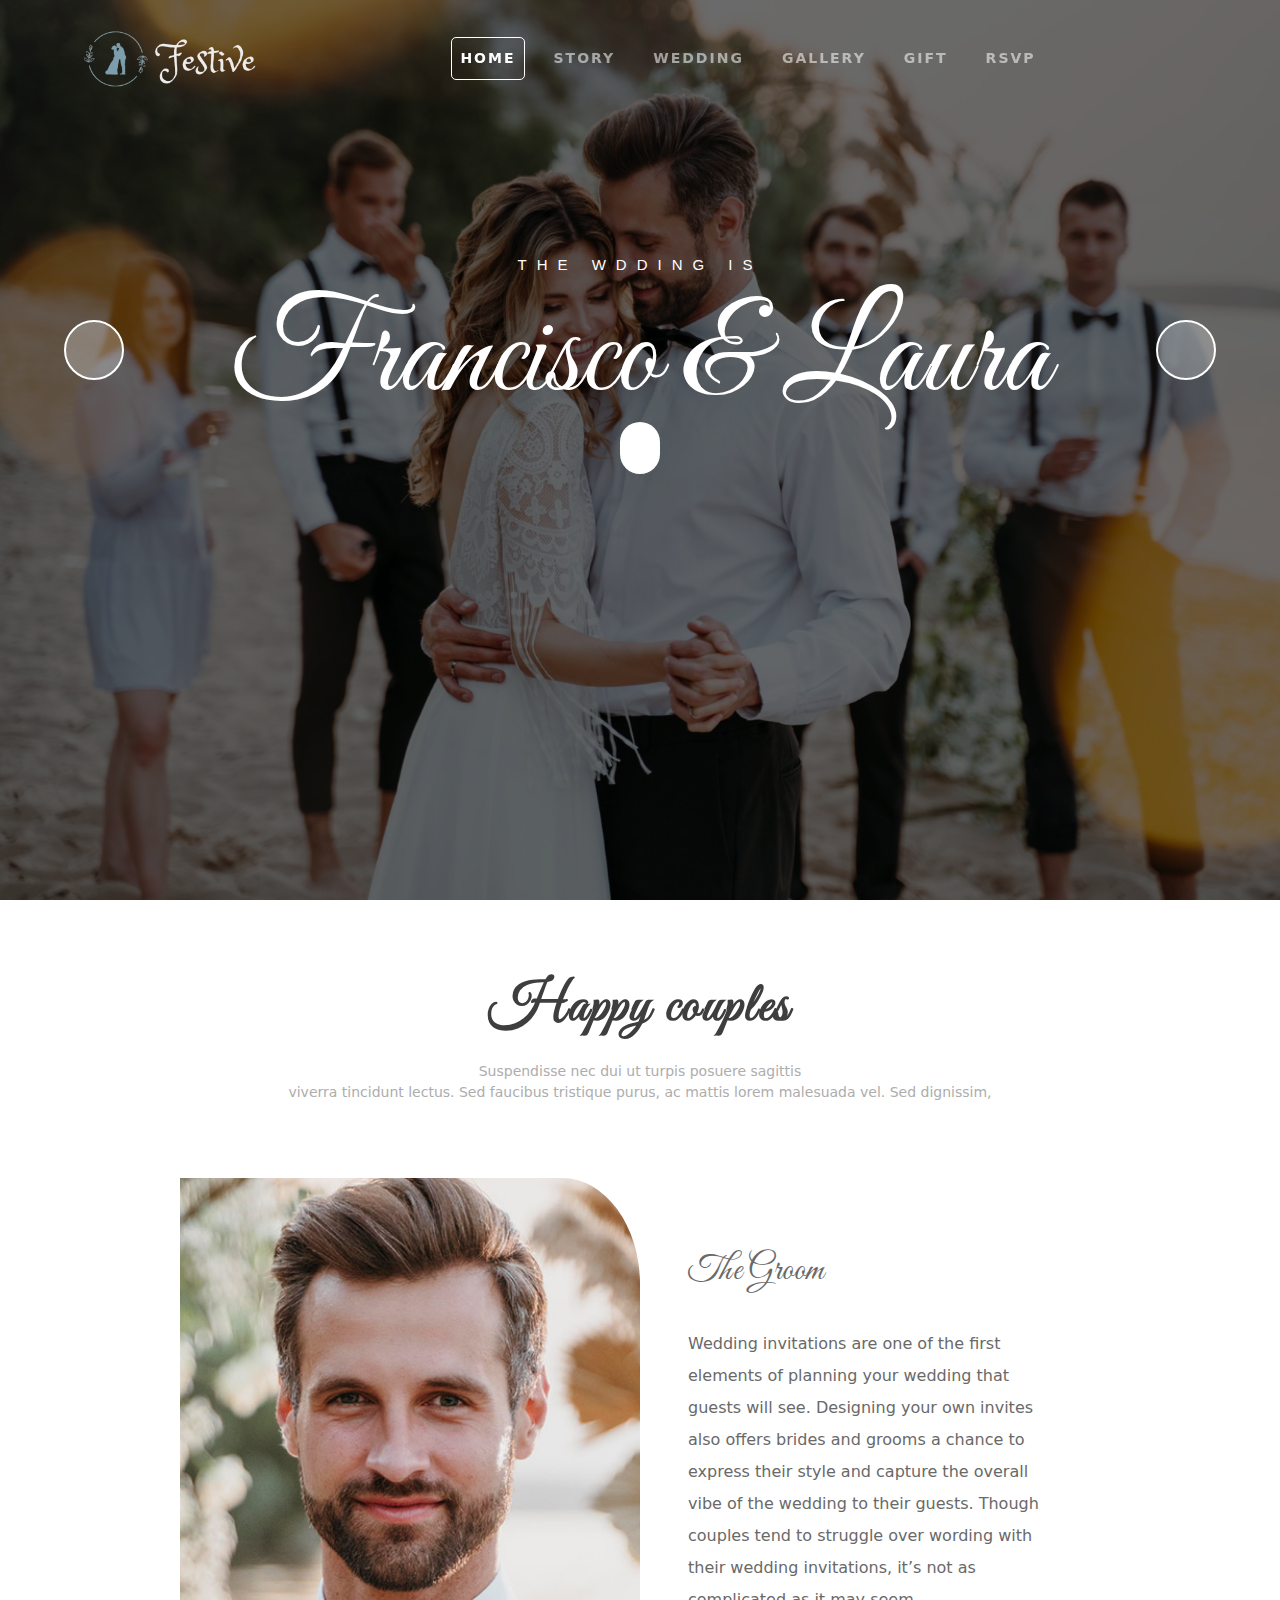
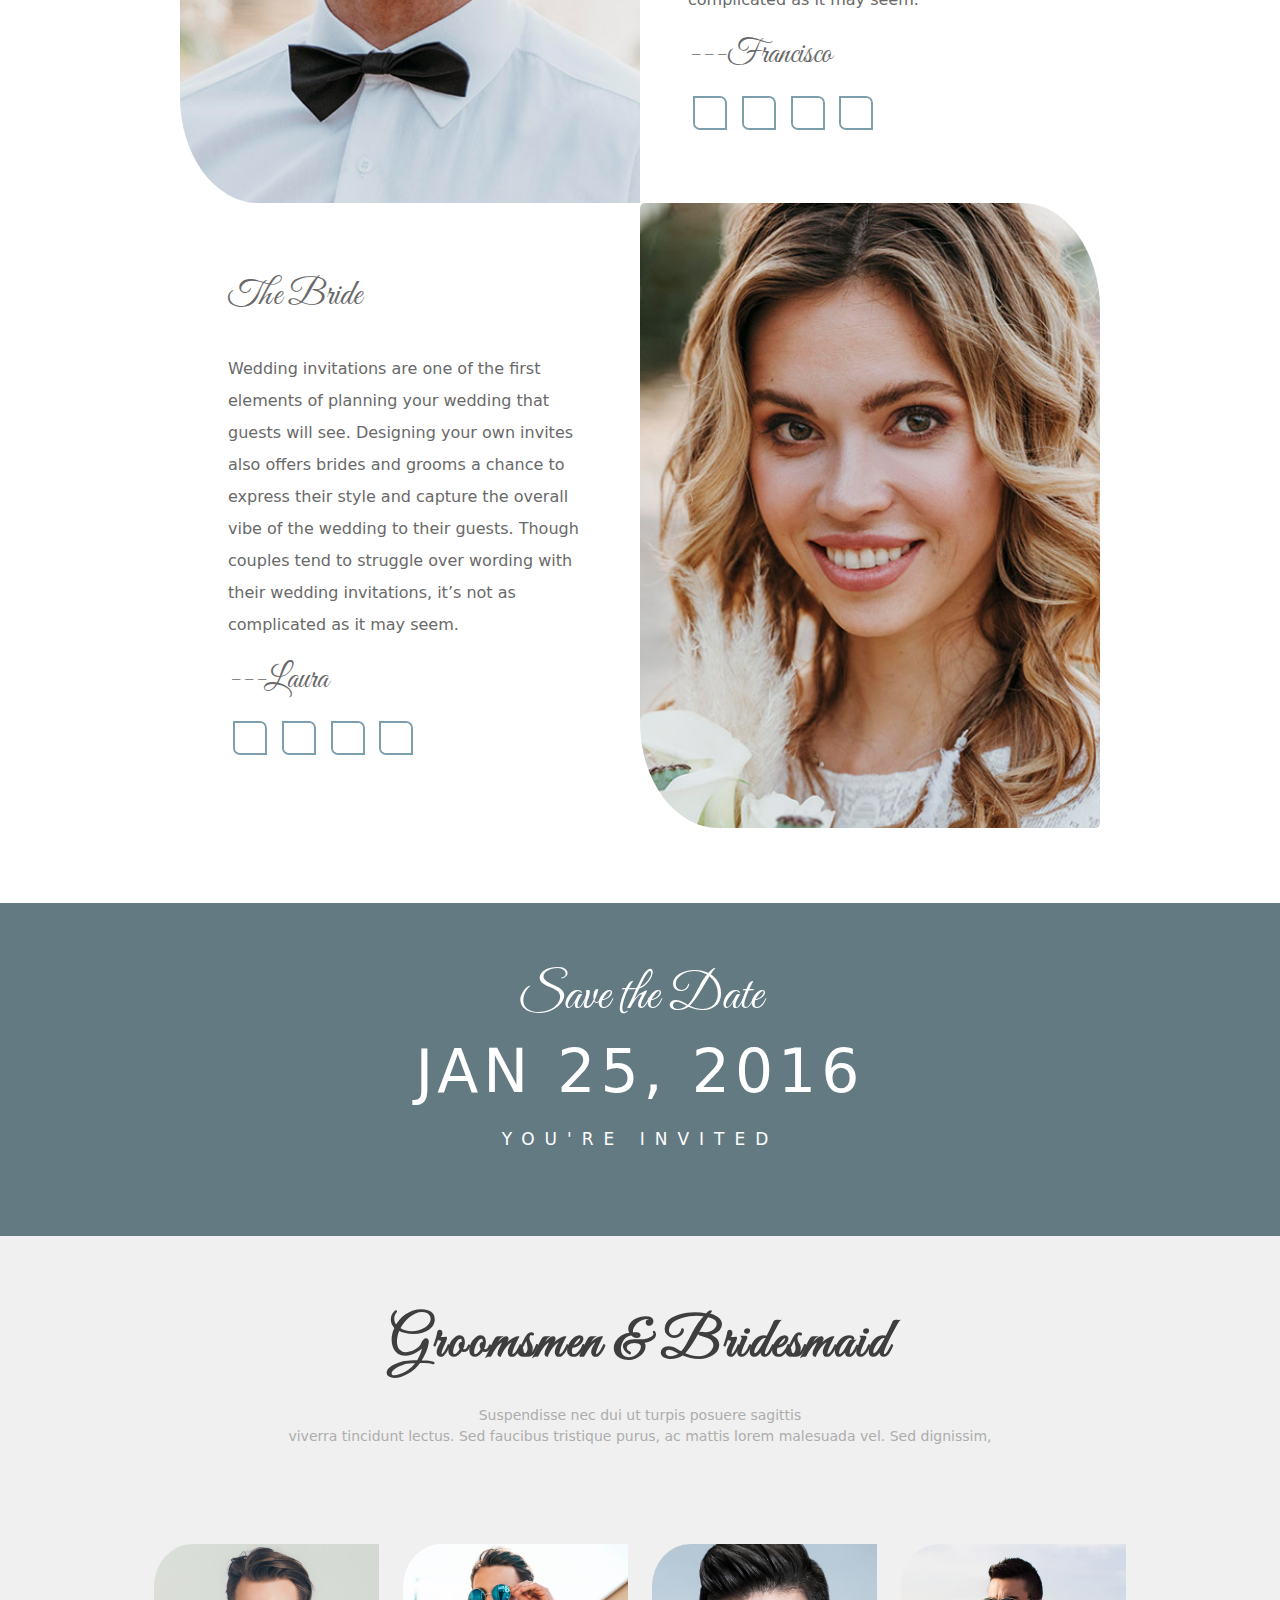
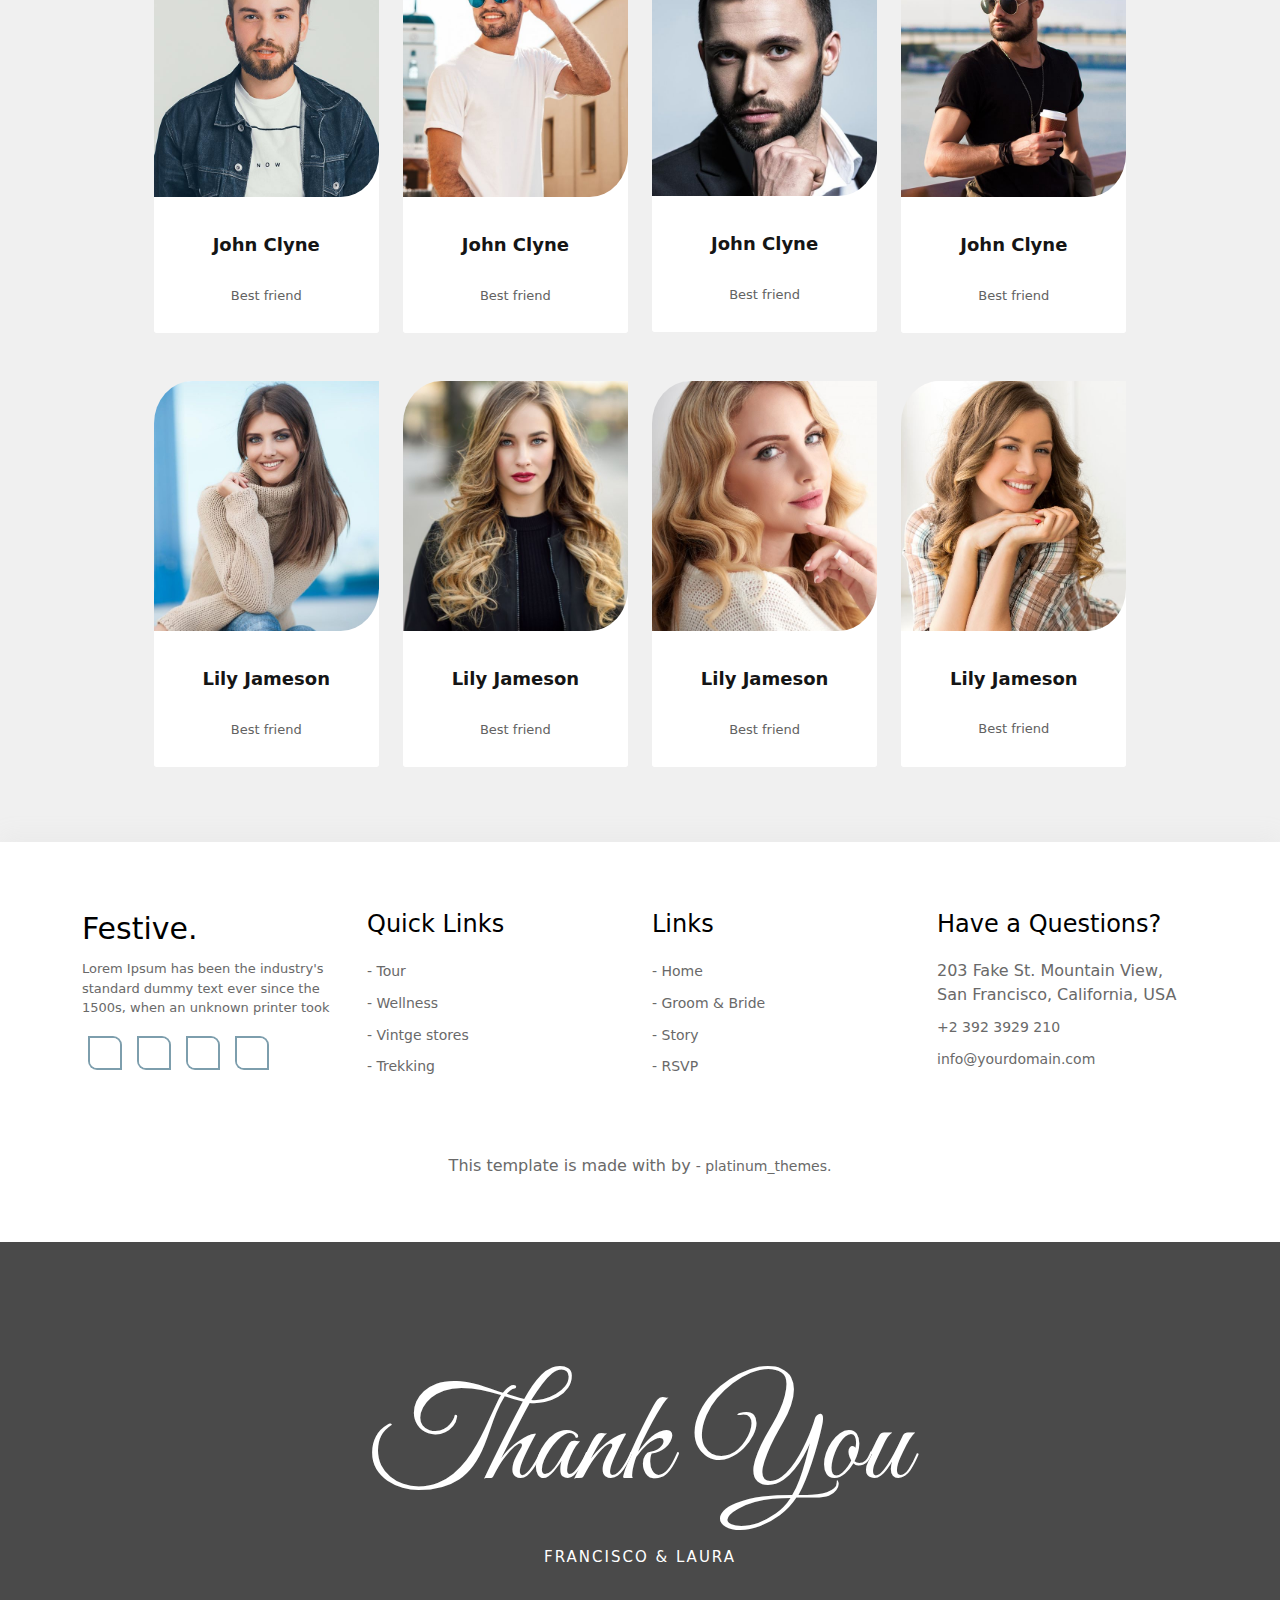
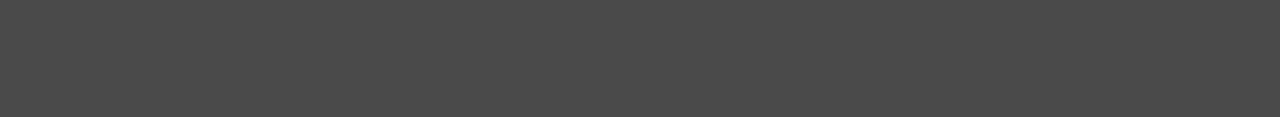
<file: multiple-page/index.html>
<!-- BEGIN HTML -->
<!DOCTYPE html>
<html lang="en">
    <!-- BEGIN HEAD -->
    <head>
        <!-- BEGIN TITLE -->
        <title>Festive - Responsive Wedding HTML5 & Bootstrap5 Template</title>
        <!-- END TITLE -->
        
         <!-- BEGIN META -->
         <meta charset="UTF-8">
         <meta http-equiv="X-UA-Compatible" content="IE=edge">
         <meta name="viewport" content="width=device-width, initial-scale=1.0">
         <!-- END META -->

         <!-- BEGIN FAVICON -->
            <link rel="icon" type="image/x-icon" href="images/favicon/01.ico">
         <!-- END FAVICON -->

        <!-- BEGIN CSS LINKS -->
            <!-- Font Awesome 6-->
            <link rel="stylesheet" href="https://cdnjs.cloudflare.com/ajax/libs/font-awesome/6.1.1/css/all.min.css" integrity="sha512-KfkfwYDsLkIlwQp6LFnl8zNdLGxu9YAA1QvwINks4PhcElQSvqcyVLLD9aMhXd13uQjoXtEKNosOWaZqXgel0g==" crossorigin="anonymous" referrerpolicy="no-referrer" />
            <!-- Bootstrap 5 CSS-->
            <link rel="stylesheet" href="css/bootstrap5.css">
            <!-- Animate CSS -->
            <link rel="stylesheet" href="css/animate.css">
            <!-- Uikit -->
            <link rel="stylesheet" href="css/uikit.css">
            <!-- Custom CSS -->
            <link rel="stylesheet" href="css/style.css">
        <!-- BEGIN CSS LINKS -->
    </head>
    <!-- END HEAD -->

    <!-- BEGIN BODY -->
    <body>
        <!-- BEGIN HEADER -->
        <nav class="navbar header navbar-expand-lg navbar-dark fixed-top pt-4 pb-4" id="header">
            <div class="container">
                <a class="navbar-brand" href="index.html">
                    <img src="images/header/01.png" alt="Logo" class="img-fluid logo" id="logo">
                </a>

                <button class="navbar-toggler" type="button" data-bs-toggle="collapse" data-bs-target="#navbarNavDropdown" aria-controls="navbarNavDropdown" aria-expanded="false" aria-label="Toggle navigation" id="navbarToggler">
                    <i class="fa fa-bars"></i>
                </button>
            
                <div class="collapse navbar-collapse" id="navbarNavDropdown">
                    <ul class="navbar-nav mx-auto">
                    <li class="nav-item">
                        <a href="index.html" class="nav-link active header-link header-link-active" id="headerLinkactive" aria-current="page">Home</a>
                    </li>

                    <li class="nav-item">
                        <a href="story.html" class="nav-link header-link" id="headerLink2">Story</a>
                    </li>

                    <li class="nav-item">
                        <a href="wedding.html" class="nav-link header-link" id="headerLink3">Wedding</a>
                    </li>

                    <li class="nav-item">
                        <a href="gallery.html" class="nav-link header-link" id="headerLink4">Gallery</a>
                    </li>

                    <li class="nav-item">
                        <a href="gift.html" class="nav-link header-link" id="headerLink5">Gift</a>
                    </li>

                    <li class="nav-item">
                        <a href="rsvp.html" class="nav-link header-link" id="headerLink6">RSVP</a>
                    </li>

                    </ul>
                </div>
            </div>
        </nav>
        <!-- END HEADER -->

        <!-- BEGIN SLIDER -->
        <div id="carouselExampleFade" class="carousel slide carousel-fade" data-bs-ride="carousel">
            <div class="carousel-inner">
            <div class="carousel-item active">
                <div class="slider slider-1">
                    <div class="slider-overlay">
                        <div class="slider-animation" data-animation="fadeInUp">
                            <h6 class="slider-code">THE WDDING IS</h6>
                            <h1 class="slider-name">Francisco & Laura</h1>
                        </div>

                        <a class="slider-down-icon-btn" href="#homeSection">
                            <i class="fa-solid fa-angle-down slider-down-icon"></i>
                        </a>
                    </div>
                </div>
            </div>
            <div class="carousel-item">
                <div class="slider slider-2">
                    <div class="slider-overlay">
                        <div class="slider-animation" data-animation="fadeInUp">
                            <h6 class="slider-code">THE WDDING IS</h6>
                            <h1 class="slider-name">Francisco & Laura</h1>
                        </div>

                        <a class="slider-down-icon-btn" href="#homeSection">
                            <i class="fa-solid fa-angle-down slider-down-icon"></i>
                        </a>
                    </div>
                </div>
            </div>
            <div class="carousel-item">
                <div class="slider slider-3">
                    <div class="slider-overlay">
                        <div class="slider-animation" data-animation="fadeInUp">
                            <h6 class="slider-code">THE WDDING IS</h6>
                            <h1 class="slider-name">Francisco & Laura</h1>
                        </div>

                        <a class="slider-down-icon-btn" href="#homeSection">
                            <i class="fa-solid fa-angle-down slider-down-icon"></i>
                        </a>
                    </div>
                </div>
            </div>
            </div>
            <button class="carousel-control-prev" type="button" data-bs-target="#carouselExampleFade" data-bs-slide="prev">
                <i class="fa-solid fa-arrow-left"></i>
            <span class="visually-hidden">Previous</span>
            </button>
            <button class="carousel-control-next" type="button" data-bs-target="#carouselExampleFade" data-bs-slide="next">
                <i class="fa-solid fa-arrow-right"></i>
            <span class="visually-hidden">Next</span>
            </button>
        </div>
        <!-- END SLIDER -->

        <!-- BEGIN HAPPY COUPLES SECTION -->
        <div class="padding-container" id="homeSection"></div>
        <div class="container-adj couples">
            <h2 class="all-title text-center">Happy couples</h2>
            <p class="all-subtitle">Suspendisse nec dui ut turpis posuere sagittis <br> viverra tincidunt lectus. Sed faucibus tristique purus, ac mattis lorem malesuada vel. Sed dignissim,</p>

            <div class="card couples-card mt-5">
                <div class="row groom-row">
                    <div class="col-12 col-sm-6 col-md-12 col-lg-6 groom-col">
                        <div class="groom-main couples-img border-top-right-radius border-bottom-left-radius">
                            <div class="groom-overlay border-top-right-radius border-bottom-left-radius">
                                <h1 class="couples-overlay-name text-center">Francisco Fredricksen</h1>
                            </div>
                        </div>
                    </div>
                    <div class="col-12 col-sm-6 col-md-12 col-lg-6 couples-row">
                    <div class="couples-animation" data-animation="fadeInRight">
                        <h4 class="card-title pt-4">The Groom</h4>

                        <p class="couples-card-description pt-3">Wedding invitations are one of the first elements of planning your wedding that guests will see. Designing your own invites also offers brides and grooms a chance to express their style and capture the overall vibe of the wedding to their guests. Though couples tend to struggle over wording with their wedding invitations, it’s not as complicated as it may seem.</p>

                        <h2 class="couples-sign">---Francisco</h2>

                        <div class="row mt-4">
                            <ul class="social-icon-ul card-social-icon">
                            <li class="social-icon-li"><a href="#" class="social-icon-link text-center border-top-right-radius border-bottom-left-radius">
                                    <div class="box">
                                        <span></span>
                                        <span></span>
                                    </div>
                                    <div class="box">
                                        <span><i class="fab fa-facebook-f card-social-icon" aria-hidden="true"></i></span>
                                        <span><i class="fab fa-facebook-f card-social-icon"></i></span>
                                    </div>
                                </a>
                            </li>
                            <li class="social-icon-li"><a href="#" class="social-icon-link text-center border-top-right-radius border-bottom-left-radius">
                                    <div class="box">
                                        <span></span>
                                        <span></span>
                                    </div>
                                    <div class="box">
                                        <span><i class="fab fa-instagram card-social-icon" aria-hidden="true"></i></span>
                                        <span><i class="fab fa-instagram card-social-icon" aria-hidden="true"></i></span>
                                    </div>
                                </a>
                            </li>
                            <li class="social-icon-li"><a href="#" class="social-icon-link text-center border-top-right-radius border-bottom-left-radius">
                                    <div class="box">
                                        <span></span>
                                        <span></span>
                                    </div>
                                    <div class="box">
                                        <span><i class="fab fa-twitter card-social-icon" aria-hidden="true"></i></span>
                                        <span><i class="fab fa-twitter card-social-icon" aria-hidden="true"></i></span>
                                    </div>
                                </a>
                            </li>
        
                            <li class="social-icon-li"><a href="#" class="social-icon-link text-center border-top-right-radius border-bottom-left-radius">
                                    <div class="box">
                                        <span></span>
                                        <span></span>
                                    </div>
                                    <div class="box">
                                        <span><i class="fab fa-pinterest-p card-social-icon" aria-hidden="true"></i></span>
                                        <span><i class="fab fa-pinterest-p card-social-icon" aria-hidden="true"></i></span>
                                    </div>
                                </a>
                            </li>
                        </ul>
                        </div>
                        </div>
                    </div>  
                </div>

                <div class="row bride-row">
                    <div class="col-12 col-sm-6 col-md-12 col-lg-6 bride-col sm-visible lg-none">
                        <div class="bride-main couples-img border-top-right-radius border-bottom-left-radius">
                            <div class="bride-overlay border-top-right-radius border-bottom-left-radius">
                                <h1 class="couples-overlay-name text-center">Laura Moorey</h1>
                            </div>
                        </div>
                    </div>

                    <div class="col-12 col-sm-6 col-md-12 col-lg-6 couples-row">
                        <div class="couples-animation" data-animation="fadeInLeft">
                            <h4 class="card-title pt-4">The Bride</h4>

                        <p class="couples-card-description pt-3">Wedding invitations are one of the first elements of planning your wedding that guests will see. Designing your own invites also offers brides and grooms a chance to express their style and capture the overall vibe of the wedding to their guests. Though couples tend to struggle over wording with their wedding invitations, it’s not as complicated as it may seem.</p>

                        <h2 class="couples-sign">---Laura</h2>

                        <div class="row mt-4">
                            <ul class="social-icon-ul card-social-icon">
                            <li class="social-icon-li"><a href="#" class="social-icon-link text-center border-top-right-radius border-bottom-left-radius">
                                    <div class="box">
                                        <span></span>
                                        <span></span>
                                    </div>
                                    <div class="box">
                                        <span><i class="fab fa-facebook-f card-social-icon" aria-hidden="true"></i></span>
                                        <span><i class="fab fa-facebook-f card-social-icon"></i></span>
                                    </div>
                                </a>
                            </li>
                            <li class="social-icon-li"><a href="#" class="social-icon-link text-center border-top-right-radius border-bottom-left-radius">
                                    <div class="box">
                                        <span></span>
                                        <span></span>
                                    </div>
                                    <div class="box">
                                        <span><i class="fab fa-instagram card-social-icon" aria-hidden="true"></i></span>
                                        <span><i class="fab fa-instagram card-social-icon" aria-hidden="true"></i></span>
                                    </div>
                                </a>
                            </li>
                            <li class="social-icon-li"><a href="#" class="social-icon-link text-center border-top-right-radius border-bottom-left-radius">
                                    <div class="box">
                                        <span></span>
                                        <span></span>
                                    </div>
                                    <div class="box">
                                        <span><i class="fab fa-twitter card-social-icon" aria-hidden="true"></i></span>
                                        <span><i class="fab fa-twitter card-social-icon" aria-hidden="true"></i></span>
                                    </div>
                                </a>
                            </li>
        
                            <li class="social-icon-li"><a href="#" class="social-icon-link text-center border-top-right-radius border-bottom-left-radius">
                                    <div class="box">
                                        <span></span>
                                        <span></span>
                                    </div>
                                    <div class="box">
                                        <span><i class="fab fa-pinterest-p card-social-icon" aria-hidden="true"></i></span>
                                        <span><i class="fab fa-pinterest-p card-social-icon" aria-hidden="true"></i></span>
                                    </div>
                                </a>
                            </li>
                        </ul>
                        </div>
                        </div>
                    </div>
                    <div class="col-12 col-sm-6 col-md-6 col-lg-6 bride-col sm-none lg-visible">
                        <div class="bride-main couples-img border-top-right-radius border-bottom-left-radius">
                            <div class="bride-overlay border-top-right-radius border-bottom-left-radius">
                                <h1 class="couples-overlay-name text-center">Laura Moorey</h1>
                            </div>
                        </div>
                    </div>
                </div>
            </div>
        </div>
        <!-- END HAPPY COUPLES SECTION -->

        <!-- BEGIN SAVE THE DATE SECTION -->
        <div class="padding-container text-center" id="weddingSection">
            <div class="save-date-bg">
                <div class="save-date-bg-overlay">
                    <h2>Save the Date</h2>
                    <h1>JAN 25, 2016</h1>
                    <p>YOU'RE INVITED</p>
                </div>
            </div>
        </div>
        <!-- END SAVE THE DATE SECTION -->

        <!-- BEGIN GROOMSMEN & BRIDESMAID SECTION -->
        <div class="friends-container padding-container text-center groom-bride-friends-bg">
            <h2 class="all-title pb-2">Groomsmen & Bridesmaid</h2>
            <p class="all-subtitle">Suspendisse nec dui ut turpis posuere sagittis <br> viverra tincidunt lectus. Sed faucibus tristique purus, ac mattis lorem malesuada vel. Sed dignissim,</p>
            
            <div class="row pt-5 groomsmen-bridesmaid" data-animation="zoomIn">
                <div class="col-12 col-sm-6 col-md-6 col-lg-3">
                    <div class="card groom-bride-friends-card border-top-left-radius">
                        <div class="card-body groom-bride-friends-card-body">
                            <img src="images/groom-bride-friends/01.jpeg" alt="Groomsmen" class="img-fluid groom-bride-friends-card-img border-top-left-radius border-bottom-right-radius">

                            <div class="social-list">
                                <ul class="d-flex">
                                    <li class="link-li border-top-right-radius border-bottom-left-radius"><a href="#"><i class="fa-brands fa-facebook"></i></a></li>
                                    <li class="link-li border-top-right-radius border-bottom-left-radius"><a href="#"><i class="fa-brands fa-instagram"></i></a></li>
                                    <li class="link-li border-top-right-radius border-bottom-left-radius"><a href="#"><i class="fa-brands fa-twitter"></i></a></li>
                                    <li class="link-li border-top-right-radius border-bottom-left-radius"><a href="#"><i class="fa-brands fa-linkedin-in"></i></a></li>
                                </ul>
                            </div>
                        </div>
                        <div class="card-footer groom-bride-friends-card-footer">
                            <h5 class="groom-bride-friends-card-footer-title">John Clyne</h5>
                            <p class="groom-bride-friends-card-footer-subtitle">Best friend</p>
                        </div>
                    </div>
                </div>

                <div class="col-12 col-sm-6 col-md-6 col-lg-3">
                    <div class="card groom-bride-friends-card border-top-left-radius sm-mt-2">
                        <div class="card-body groom-bride-friends-card-body">
                            <img src="images/groom-bride-friends/02.jpeg" alt="Groomsmen" class="img-fluid groom-bride-friends-card-img border-top-left-radius border-bottom-right-radius">

                            <div class="social-list">
                                <ul class="d-flex">
                                    <li class="link-li border-top-right-radius border-bottom-left-radius"><a href="#"><i class="fa-brands fa-facebook"></i></a></li>
                                    <li class="link-li border-top-right-radius border-bottom-left-radius"><a href="#"><i class="fa-brands fa-instagram"></i></a></li>
                                    <li class="link-li border-top-right-radius border-bottom-left-radius"><a href="#"><i class="fa-brands fa-twitter"></i></a></li>
                                    <li class="link-li border-top-right-radius border-bottom-left-radius"><a href="#"><i class="fa-brands fa-linkedin-in"></i></a></li>
                                </ul>
                            </div>
                        </div>
                        <div class="card-footer groom-bride-friends-card-footer">
                            <h5 class="groom-bride-friends-card-footer-title">John Clyne</h5>
                            <p class="groom-bride-friends-card-footer-subtitle">Best friend</p>
                        </div>
                    </div>
                </div>

                <div class="col-12 col-sm-6 col-md-6 col-lg-3">
                    <div class="card groom-bride-friends-card border-top-left-radius sm-mt-2">
                        <div class="card-body groom-bride-friends-card-body">
                            <img src="images/groom-bride-friends/03.jpeg" alt="Groomsmen" class="img-fluid groom-bride-friends-card-img border-top-left-radius border-bottom-right-radius">

                            <div class="social-list">
                                <ul class="d-flex">
                                    <li class="link-li border-top-right-radius border-bottom-left-radius"><a href="#"><i class="fa-brands fa-facebook"></i></a></li>
                                    <li class="link-li border-top-right-radius border-bottom-left-radius"><a href="#"><i class="fa-brands fa-instagram"></i></a></li>
                                    <li class="link-li border-top-right-radius border-bottom-left-radius"><a href="#"><i class="fa-brands fa-twitter"></i></a></li>
                                    <li class="link-li border-top-right-radius border-bottom-left-radius"><a href="#"><i class="fa-brands fa-linkedin-in"></i></a></li>
                                </ul>
                            </div>
                        </div>
                        <div class="card-footer groom-bride-friends-card-footer">
                            <h5 class="groom-bride-friends-card-footer-title">John Clyne</h5>
                            <p class="groom-bride-friends-card-footer-subtitle">Best friend</p>
                        </div>
                    </div>
                </div>

                <div class="col-12 col-sm-6 col-md-6 col-lg-3">
                    <div class="card groom-bride-friends-card border-top-left-radius sm-mt-2">
                        <div class="card-body groom-bride-friends-card-body">
                            <img src="images/groom-bride-friends/04.jpeg" alt="Groomsmen" class="img-fluid groom-bride-friends-card-img border-top-left-radius border-bottom-right-radius">

                            <div class="social-list">
                                <ul class="d-flex">
                                    <li class="link-li border-top-right-radius border-bottom-left-radius"><a href="#"><i class="fa-brands fa-facebook"></i></a></li>
                                    <li class="link-li border-top-right-radius border-bottom-left-radius"><a href="#"><i class="fa-brands fa-instagram"></i></a></li>
                                    <li class="link-li border-top-right-radius border-bottom-left-radius"><a href="#"><i class="fa-brands fa-twitter"></i></a></li>
                                    <li class="link-li border-top-right-radius border-bottom-left-radius"><a href="#"><i class="fa-brands fa-linkedin-in"></i></a></li>
                                </ul>
                            </div>
                        </div>
                        <div class="card-footer groom-bride-friends-card-footer">
                            <h5 class="groom-bride-friends-card-footer-title">John Clyne</h5>
                            <p class="groom-bride-friends-card-footer-subtitle">Best friend</p>
                        </div>
                    </div>
                </div>
            </div>

            <div class="row pt-5 groomsmen-bridesmaid" data-animation="zoomIn">
                <div class="col-12 col-sm-6 col-md-6 col-lg-3">
                    <div class="card groom-bride-friends-card border-top-left-radius">
                        <div class="card-body groom-bride-friends-card-body">
                            <img src="images/groom-bride-friends/05.jpeg" alt="Bridesmaid" class="img-fluid groom-bride-friends-card-img border-top-left-radius border-bottom-right-radius">

                            <div class="social-list">
                                <ul class="d-flex">
                                    <li class="link-li border-top-right-radius border-bottom-left-radius"><a href="#"><i class="fa-brands fa-facebook"></i></a></li>
                                    <li class="link-li border-top-right-radius border-bottom-left-radius"><a href="#"><i class="fa-brands fa-instagram"></i></a></li>
                                    <li class="link-li border-top-right-radius border-bottom-left-radius"><a href="#"><i class="fa-brands fa-twitter"></i></a></li>
                                    <li class="link-li border-top-right-radius border-bottom-left-radius"><a href="#"><i class="fa-brands fa-linkedin-in"></i></a></li>
                                </ul>
                            </div>
                        </div>
                        <div class="card-footer groom-bride-friends-card-footer">
                            <h5 class="groom-bride-friends-card-footer-title">Lily Jameson</h5>
                            <p class="groom-bride-friends-card-footer-subtitle">Best friend</p>
                        </div>
                    </div>
                </div>

                <div class="col-12 col-sm-6 col-md-6 col-lg-3">
                    <div class="card groom-bride-friends-card border-top-left-radius sm-mt-2">
                        <div class="card-body groom-bride-friends-card-body">
                            <img src="images/groom-bride-friends/06.jpeg" alt="Bridesmaid" class="img-fluid groom-bride-friends-card-img border-top-left-radius border-bottom-right-radius">

                            <div class="social-list">
                                <ul class="d-flex">
                                    <li class="link-li border-top-right-radius border-bottom-left-radius"><a href="#"><i class="fa-brands fa-facebook"></i></a></li>
                                    <li class="link-li border-top-right-radius border-bottom-left-radius"><a href="#"><i class="fa-brands fa-instagram"></i></a></li>
                                    <li class="link-li border-top-right-radius border-bottom-left-radius"><a href="#"><i class="fa-brands fa-twitter"></i></a></li>
                                    <li class="link-li border-top-right-radius border-bottom-left-radius"><a href="#"><i class="fa-brands fa-linkedin-in"></i></a></li>
                                </ul>
                            </div>
                        </div>
                        <div class="card-footer groom-bride-friends-card-footer">
                            <h5 class="groom-bride-friends-card-footer-title">Lily Jameson</h5>
                            <p class="groom-bride-friends-card-footer-subtitle">Best friend</p>
                        </div>
                    </div>
                </div>

                <div class="col-12 col-sm-6 col-md-6 col-lg-3">
                    <div class="card groom-bride-friends-card border-top-left-radius sm-mt-2">
                        <div class="card-body groom-bride-friends-card-body">
                            <img src="images/groom-bride-friends/07.jpeg" alt="Bridesmaid" class="img-fluid groom-bride-friends-card-img border-top-left-radius border-bottom-right-radius">

                            <div class="social-list">
                                <ul class="d-flex">
                                    <li class="link-li border-top-right-radius border-bottom-left-radius"><a href="#"><i class="fa-brands fa-facebook"></i></a></li>
                                    <li class="link-li border-top-right-radius border-bottom-left-radius"><a href="#"><i class="fa-brands fa-instagram"></i></a></li>
                                    <li class="link-li border-top-right-radius border-bottom-left-radius"><a href="#"><i class="fa-brands fa-twitter"></i></a></li>
                                    <li class="link-li border-top-right-radius border-bottom-left-radius"><a href="#"><i class="fa-brands fa-linkedin-in"></i></a></li>
                                </ul>
                            </div>
                        </div>
                        <div class="card-footer groom-bride-friends-card-footer">
                            <h5 class="groom-bride-friends-card-footer-title">Lily Jameson</h5>
                            <p class="groom-bride-friends-card-footer-subtitle">Best friend</p>
                        </div>
                    </div>
                </div>

                <div class="col-12 col-sm-6 col-md-6 col-lg-3">
                    <div class="card groom-bride-friends-card border-top-left-radius sm-mt-2">
                        <div class="card-body groom-bride-friends-card-body">
                            <img src="images/groom-bride-friends/08.jpeg" alt="Bridesmaid" class="img-fluid groom-bride-friends-card-img border-top-left-radius border-bottom-right-radius">

                            <div class="social-list">
                                <ul class="d-flex">
                                    <li class="link-li border-top-right-radius border-bottom-left-radius"><a href="#"><i class="fa-brands fa-facebook"></i></a></li>
                                    <li class="link-li border-top-right-radius border-bottom-left-radius"><a href="#"><i class="fa-brands fa-instagram"></i></a></li>
                                    <li class="link-li border-top-right-radius border-bottom-left-radius"><a href="#"><i class="fa-brands fa-twitter"></i></a></li>
                                    <li class="link-li border-top-right-radius border-bottom-left-radius"><a href="#"><i class="fa-brands fa-linkedin-in"></i></a></li>
                                </ul>
                            </div>
                        </div>
                        <div class="card-footer groom-bride-friends-card-footer">
                            <h5 class="groom-bride-friends-card-footer-title">Lily Jameson</h5>
                            <p class="groom-bride-friends-card-footer-subtitle">Best friend</p>
                        </div>
                    </div>
                </div>
            </div>
        </div>
        <!-- END GROOMSMEN & BRIDESMAID SECTION -->
        
        <div class="padding-container attending-bg-container"></div>

        <!-- BEGIN FOOTER SECTION -->
        <footer>
            <div class="footer">
                <div class="container">
                    <div class="row">
                        <div class="col-12 col-sm-6 col-md-12 col-lg-3">
                            <a href="#" class="footer-logo">Festive.</a>
                            <p class="footer-description">Lorem Ipsum has been the industry's standard dummy text ever since the 1500s, when an unknown printer took</p>

                            <ul class="social-icon-ul footer-social-icons">
                                <li class="social-icon-li"><a href="#" class="social-icon-link text-center">
                                    <div class="box">
                                        <span></span>
                                        <span></span>
                                    </div>
                                    <div class="box">
                                            <span><i class="fab fa-facebook-f card-social-icon" aria-hidden="true"></i></span>
                                            <span><i class="fab fa-facebook-f card-social-icon"></i></span>
                                    </div>
                                    </a>
                                </li>
                                <li class="social-icon-li"><a href="#" class="social-icon-link text-center">
                                        <div class="box">
                                            <span></span>
                                            <span></span>
                                        </div>
                                        <div class="box">
                                            <span><i class="fab fa-instagram card-social-icon" aria-hidden="true"></i></span>
                                            <span><i class="fab fa-instagram card-social-icon" aria-hidden="true"></i></span>
                                        </div>
                                    </a>
                                </li>
                                <li class="social-icon-li"><a href="#" class="social-icon-link text-center">
                                        <div class="box">
                                            <span></span>
                                            <span></span>
                                        </div>
                                        <div class="box">
                                            <span><i class="fab fa-twitter card-social-icon" aria-hidden="true"></i></span>
                                            <span><i class="fab fa-twitter card-social-icon" aria-hidden="true"></i></span>
                                        </div>
                                    </a>
                                </li>
        
                                <li class="social-icon-li"><a href="#" class="social-icon-link text-center">
                                        <div class="box">
                                            <span></span>
                                            <span></span>
                                        </div>
                                        <div class="box">
                                            <span><i class="fab fa-pinterest-p card-social-icon" aria-hidden="true"></i></span>
                                            <span><i class="fab fa-pinterest-p card-social-icon" aria-hidden="true"></i></span>
                                        </div>
                                    </a>
                                </li>
                            </ul>
                        </div>

                        <div class="col-12 col-sm-6 col-md-12 col-lg-3 pt-1">
                            <h4 class="footer-links-title">Quick Links</h4>

                            <ul class="footer-link-ul">
                                <li class="footer-link-li">
                                    <a href="#" class="footer-link"> - Tour</a>
                                </li>

                                <li class="footer-link-li">
                                    <a href="#" class="footer-link"> - Wellness</a>
                                </li>

                                <li class="footer-link-li">
                                    <a href="#" class="footer-link"> - Vintge stores</a>
                                </li>

                                <li class="footer-link-li">
                                    <a href="#" class="footer-link"> - Trekking</a>
                                </li>
                            </ul>
                        </div>

                        <div class="col-12 col-sm-6 col-md-12 col-lg-3 pt-1">
                            <h4 class="footer-links-title">Links</h4>

                            <ul class="footer-link-ul">
                                <li class="footer-link-li">
                                    <a href="#" class="footer-link"> - Home</a>
                                </li>

                                <li class="footer-link-li">
                                    <a href="#" class="footer-link"> - Groom & Bride</a>
                                </li>

                                <li class="footer-link-li">
                                    <a href="#" class="footer-link"> - Story</a>
                                </li>

                                <li class="footer-link-li">
                                    <a href="#" class="footer-link"> - RSVP</a>
                                </li>
                            </ul>
                        </div>

                        <div class="col-12 col-sm-6 col-md-12 col-lg-3 pt-1">
                            <h4 class="footer-links-title">Have a Questions?</h4>

                            <ul class="footer-link-ul">
                                <li class="footer-link-li">
                                    <i class="fa-solid fa-location-dot"></i> 203 Fake St. Mountain View, San Francisco, California, USA
                                </li>

                                <li class="footer-link-li">
                                    <a href="#" class="footer-link"><i class="fa-solid fa-phone"></i> +2 392 3929 210</a>
                                </li>

                                <li class="footer-link-li">
                                    <a href="#" class="footer-link"><i class="fa-solid fa-envelope"></i> info@yourdomain.com</a>
                                </li>
                            </ul>
                        </div>
                    </div>

                    <p class="footer-p">This template is made with <i class="fa-solid fa-heart"></i> by <a href="#" class="footer-link"> - platinum_themes.</a></p>
                </div>
            </div>
        </footer>
        <!-- END FOOTER SECTION -->

        <!-- BEGIN IMAGE FOOTER SECTION -->
        <footer>
            <div class="footer-background text-center">
                <div class="footer-bg-overlay">
                    <h1 class="slider-name">Thank You</h1>
                    <p class="footer-code">Francisco & Laura</p>
                </div>
            </div>
        </footer>
        <!-- END IMAGE FOOTER SECTION -->

         <!-- BEGIN BACK TO TOP BUTTON -->
         <button id="backToTop" class="btn btn-dark back-to-top" role="button"><i class="fa-solid fa-arrow-up"></i></button>
         <!-- END BACK TO TOP BUTTON -->

    </body>
    <!-- END BODY -->

    <!-- BEGIN SCRIPT -->
    <!-- jQuery v3.6.0 Script-->
    <script type="text/javascript" src="js/jquery.js"></script>
    <!-- Uikit Script -->
    <script type="text/javascript" src="js/uikit.js"></script>
    <!-- Waypoint Script for scroll animation-->
    <script type="text/javascript" src="js/waypoint.js"></script>
    <!-- Bootstrap 5 Script-->
    <script type="text/javascript" src="js/bootstrap5.js"></script>
    <!-- Custom Script -->
    <script type="text/javascript" src="js/script.js"></script>
<!-- END SCRIPT -->

</html>
<!-- END HTML -->
</file>
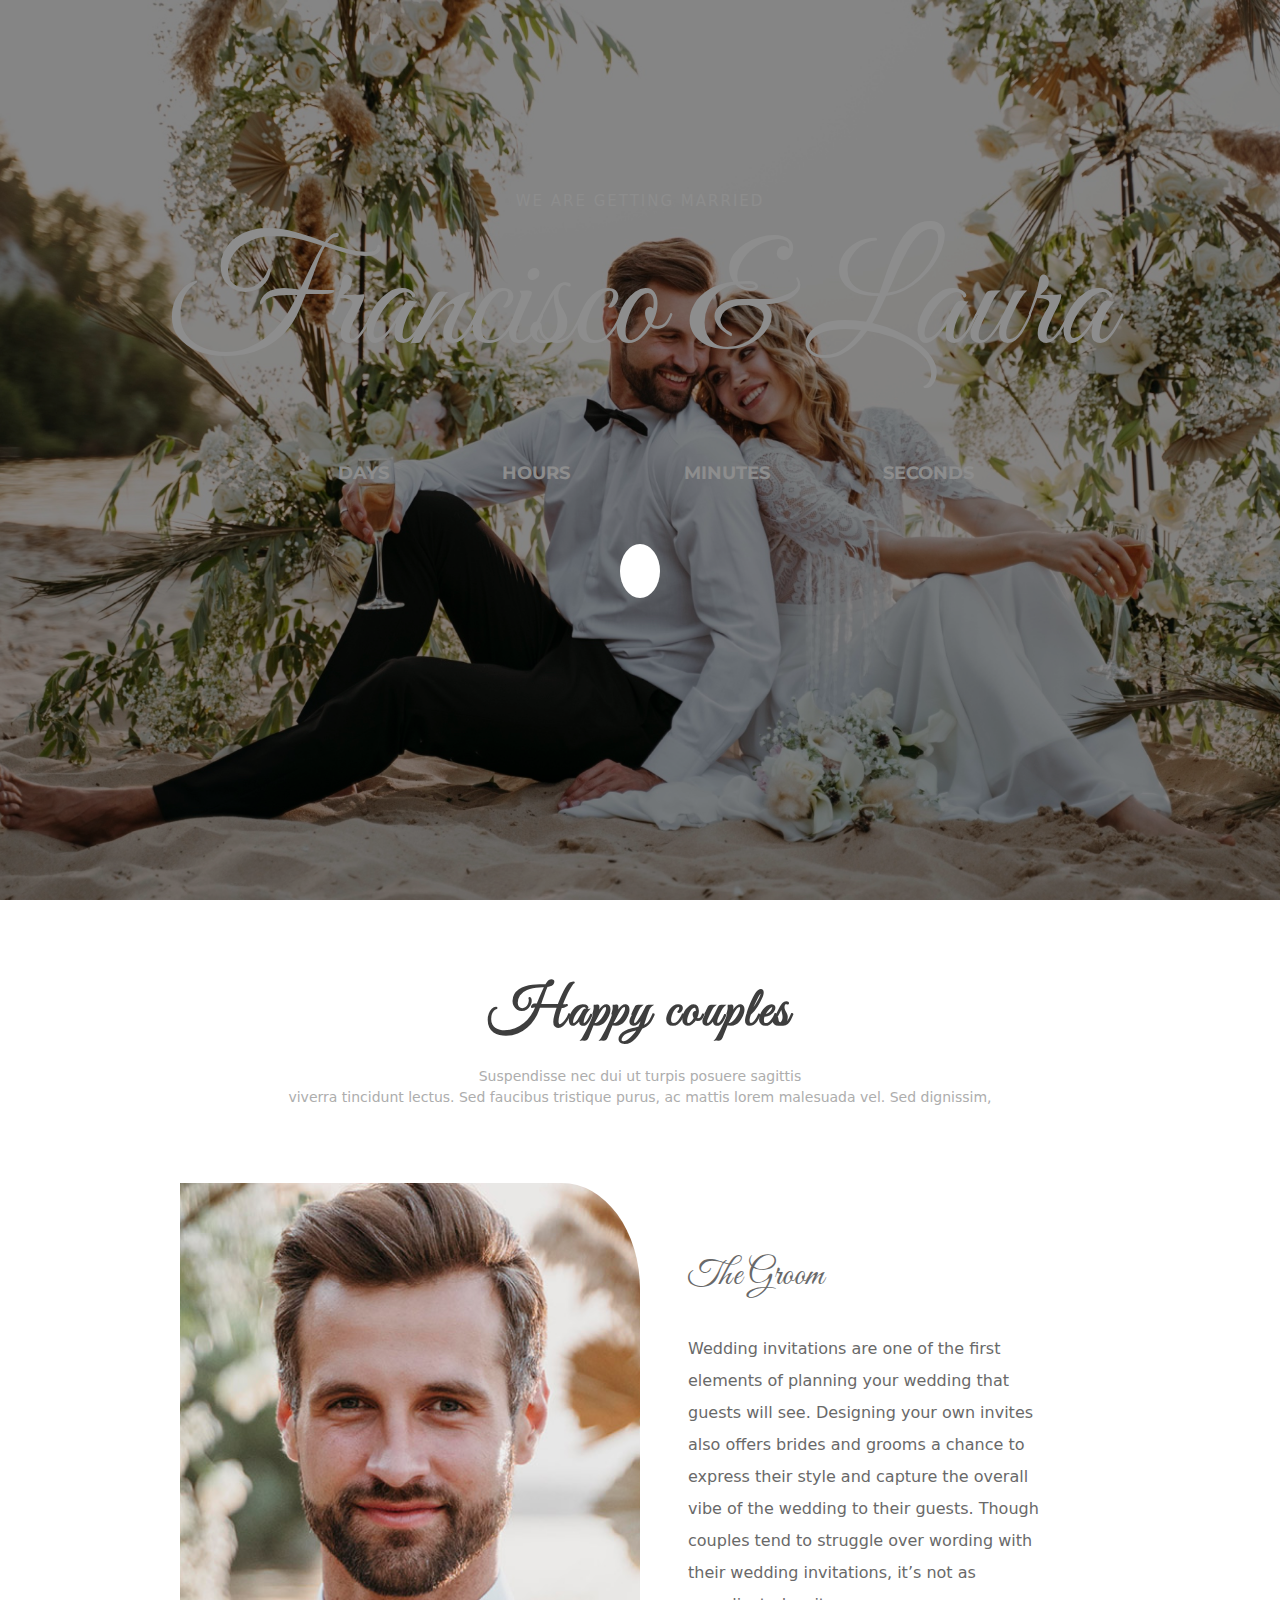
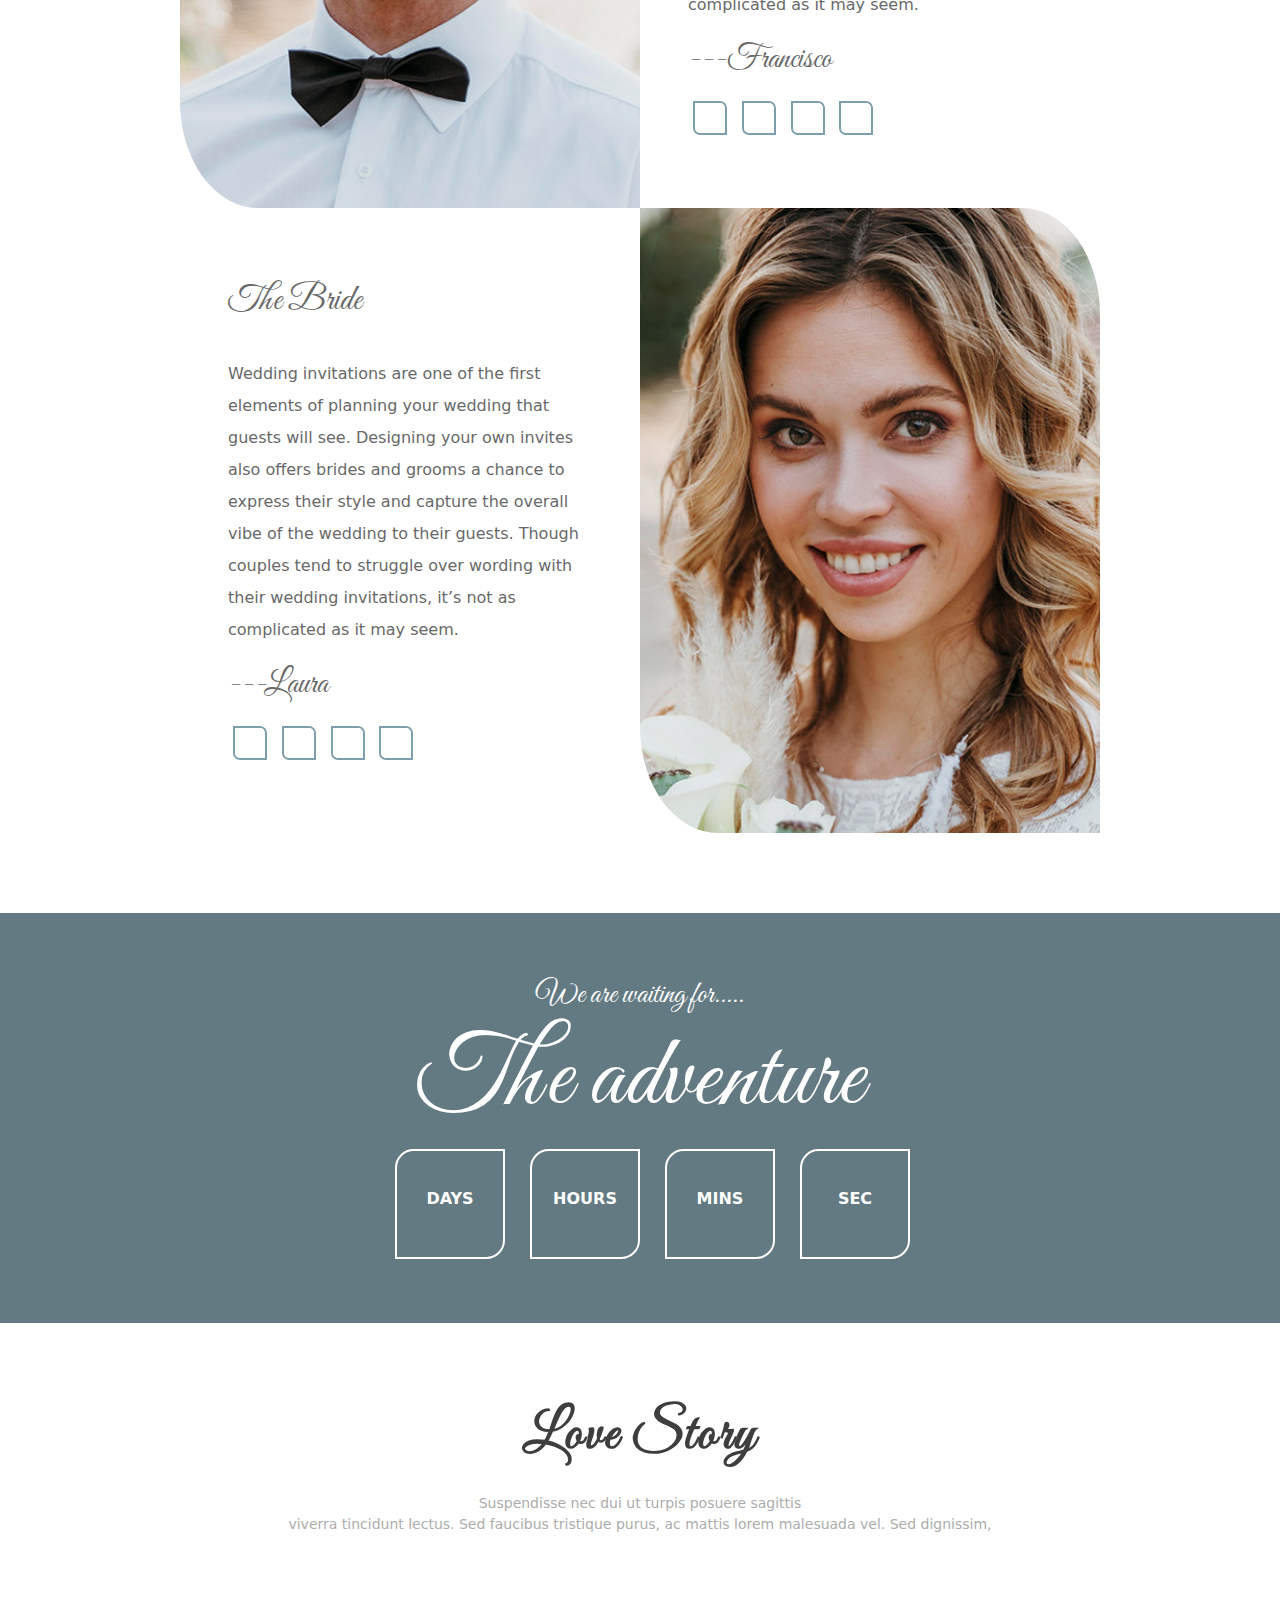
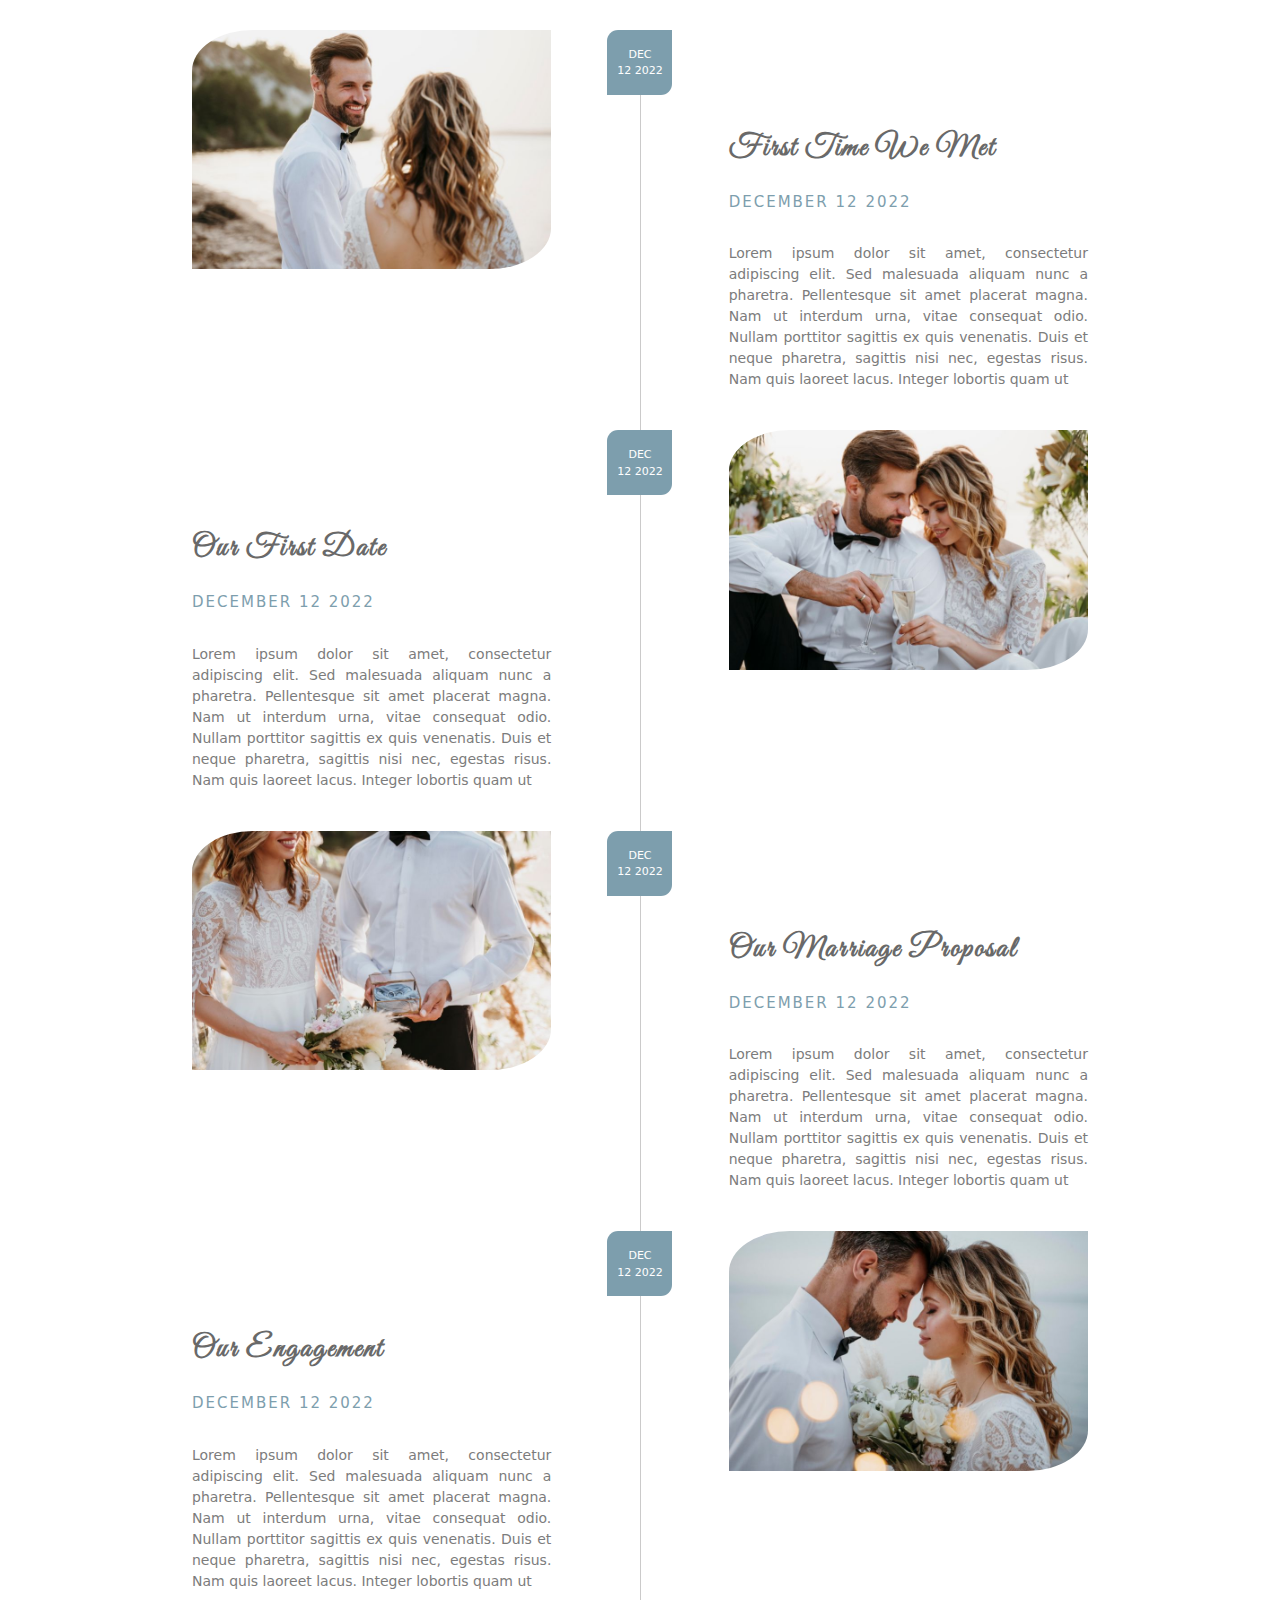
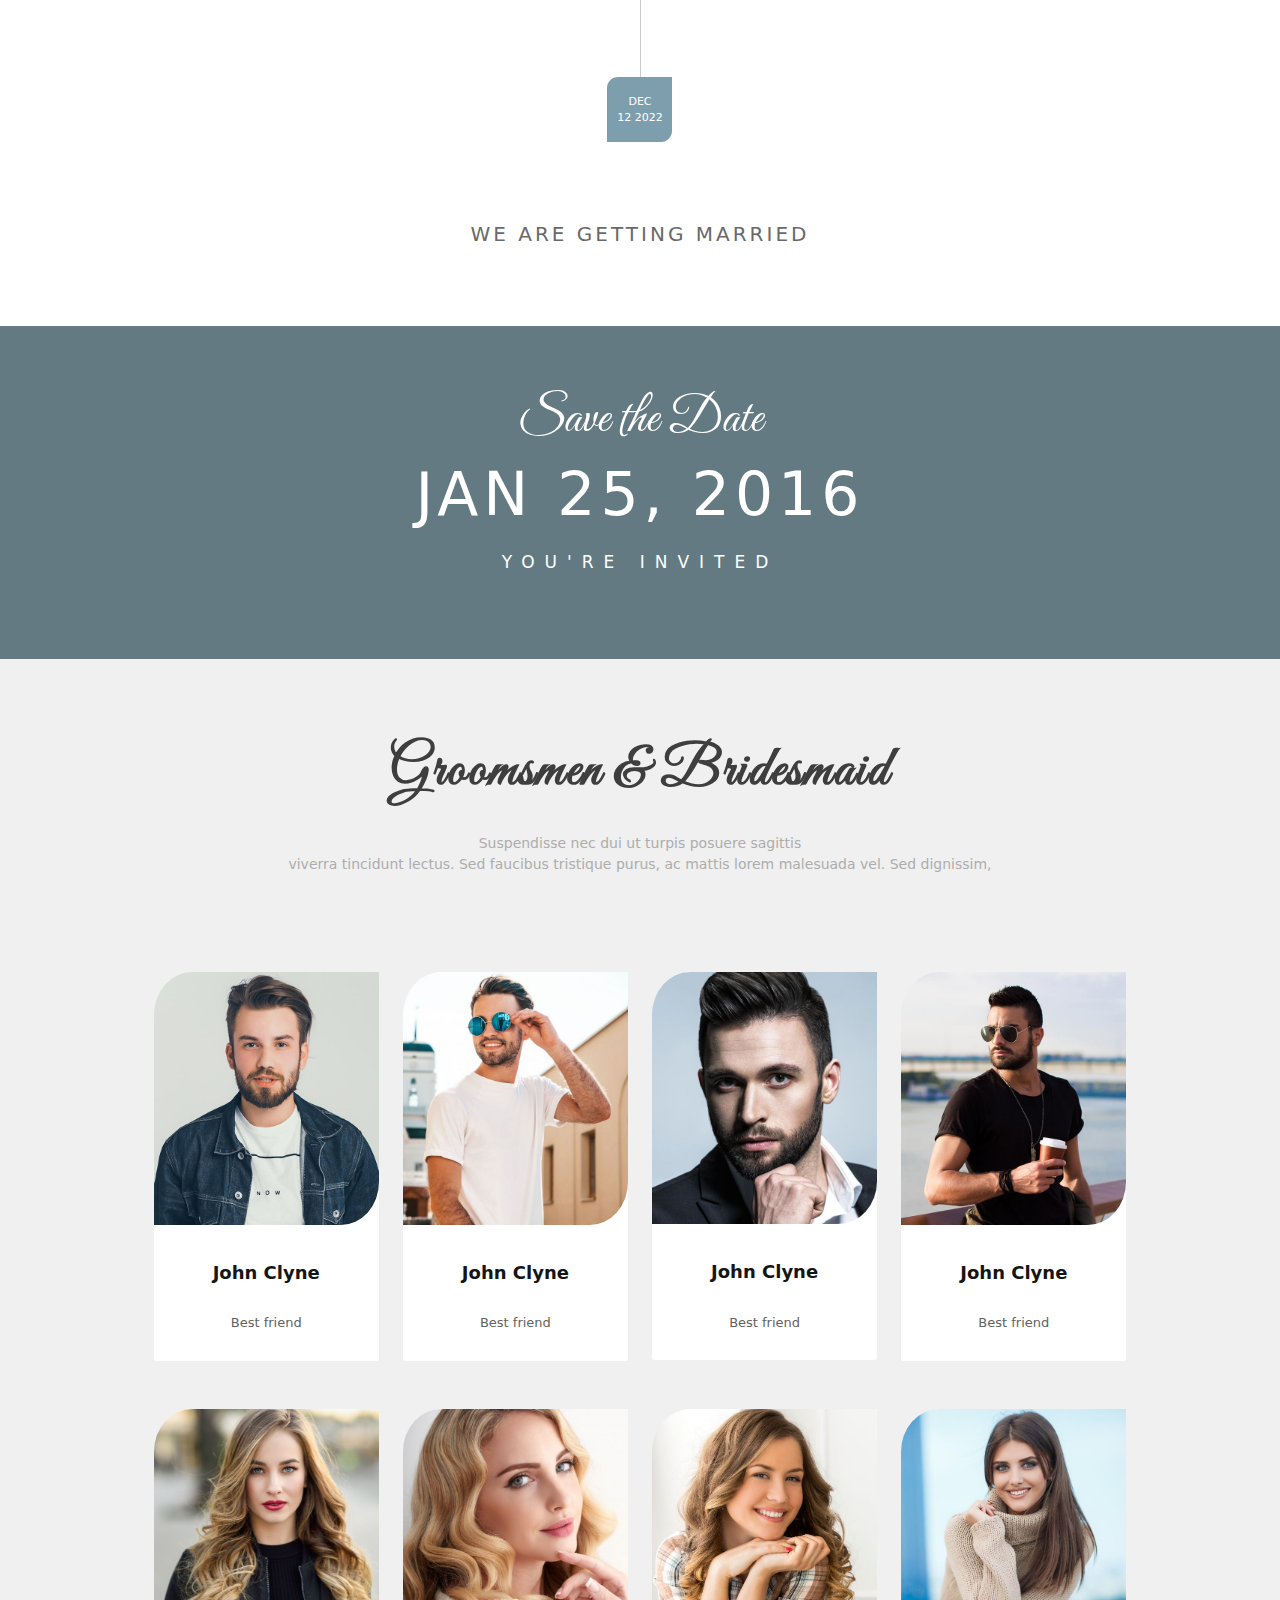
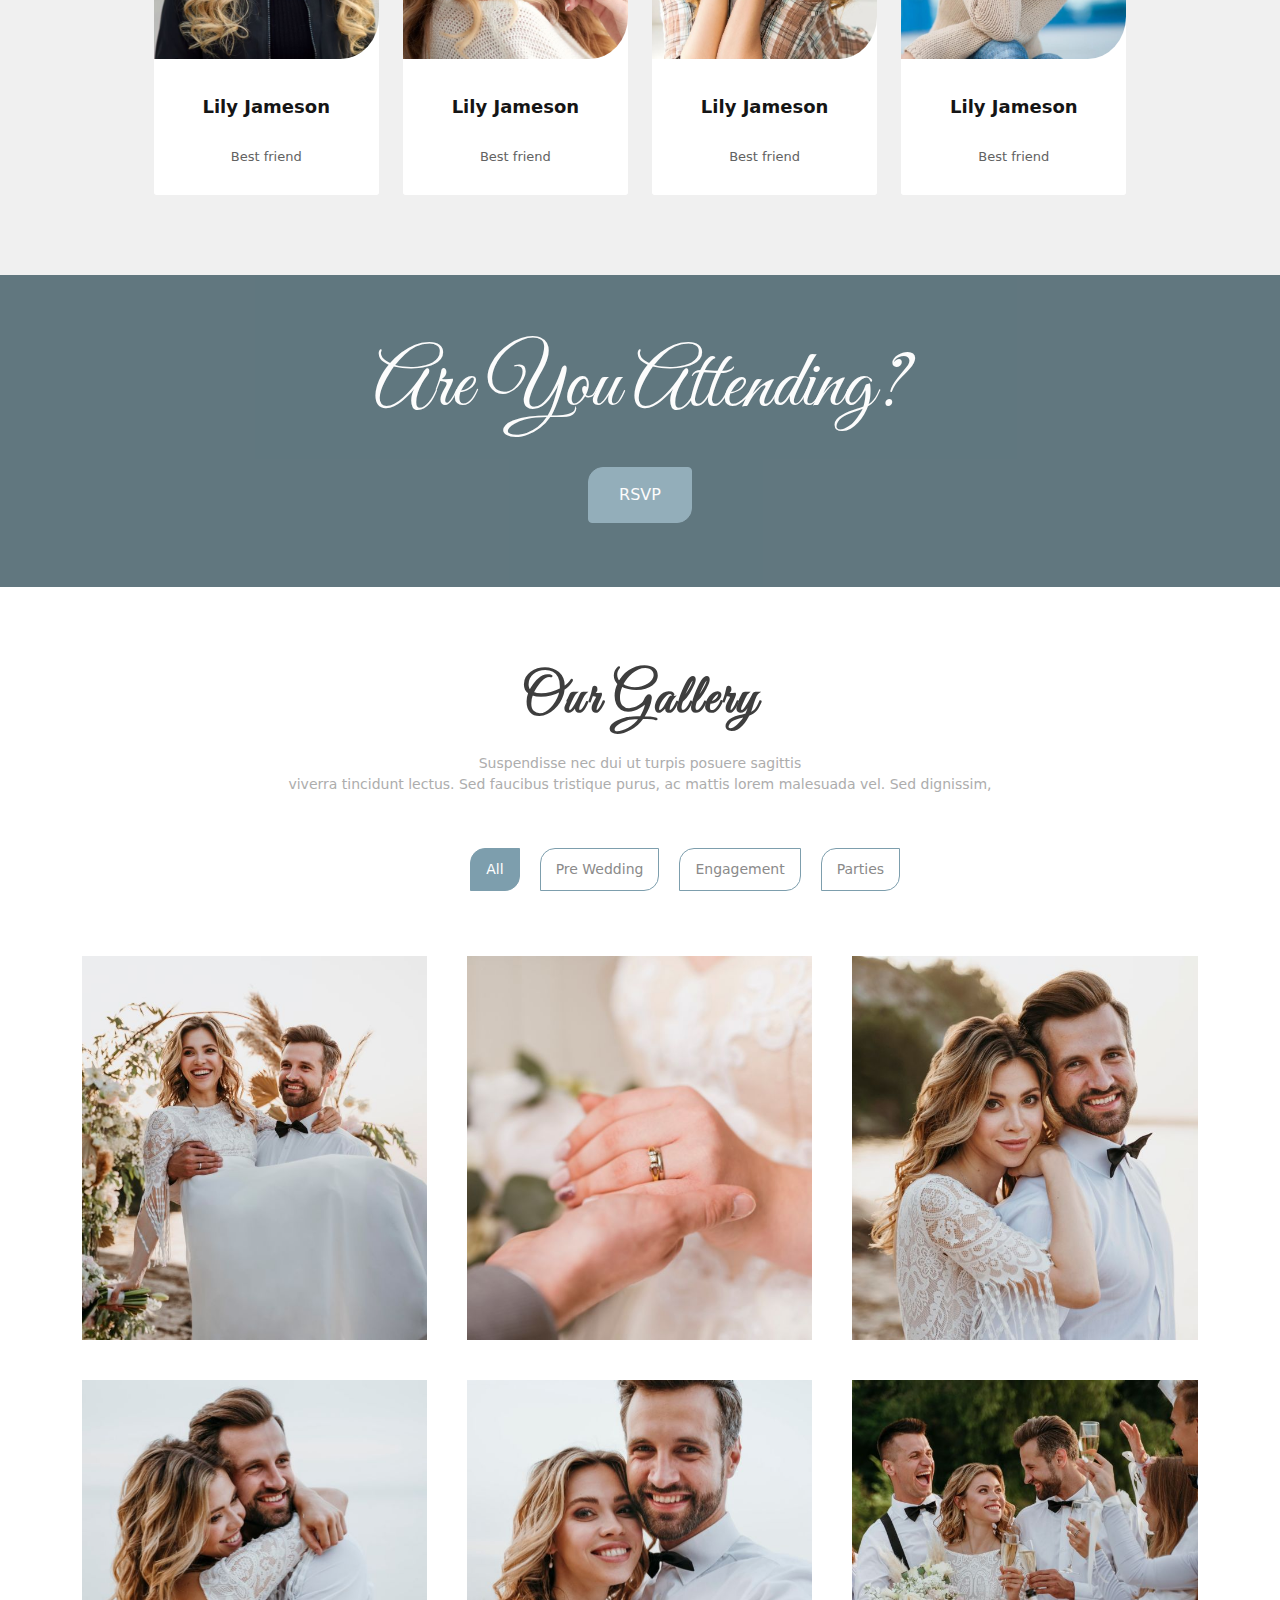
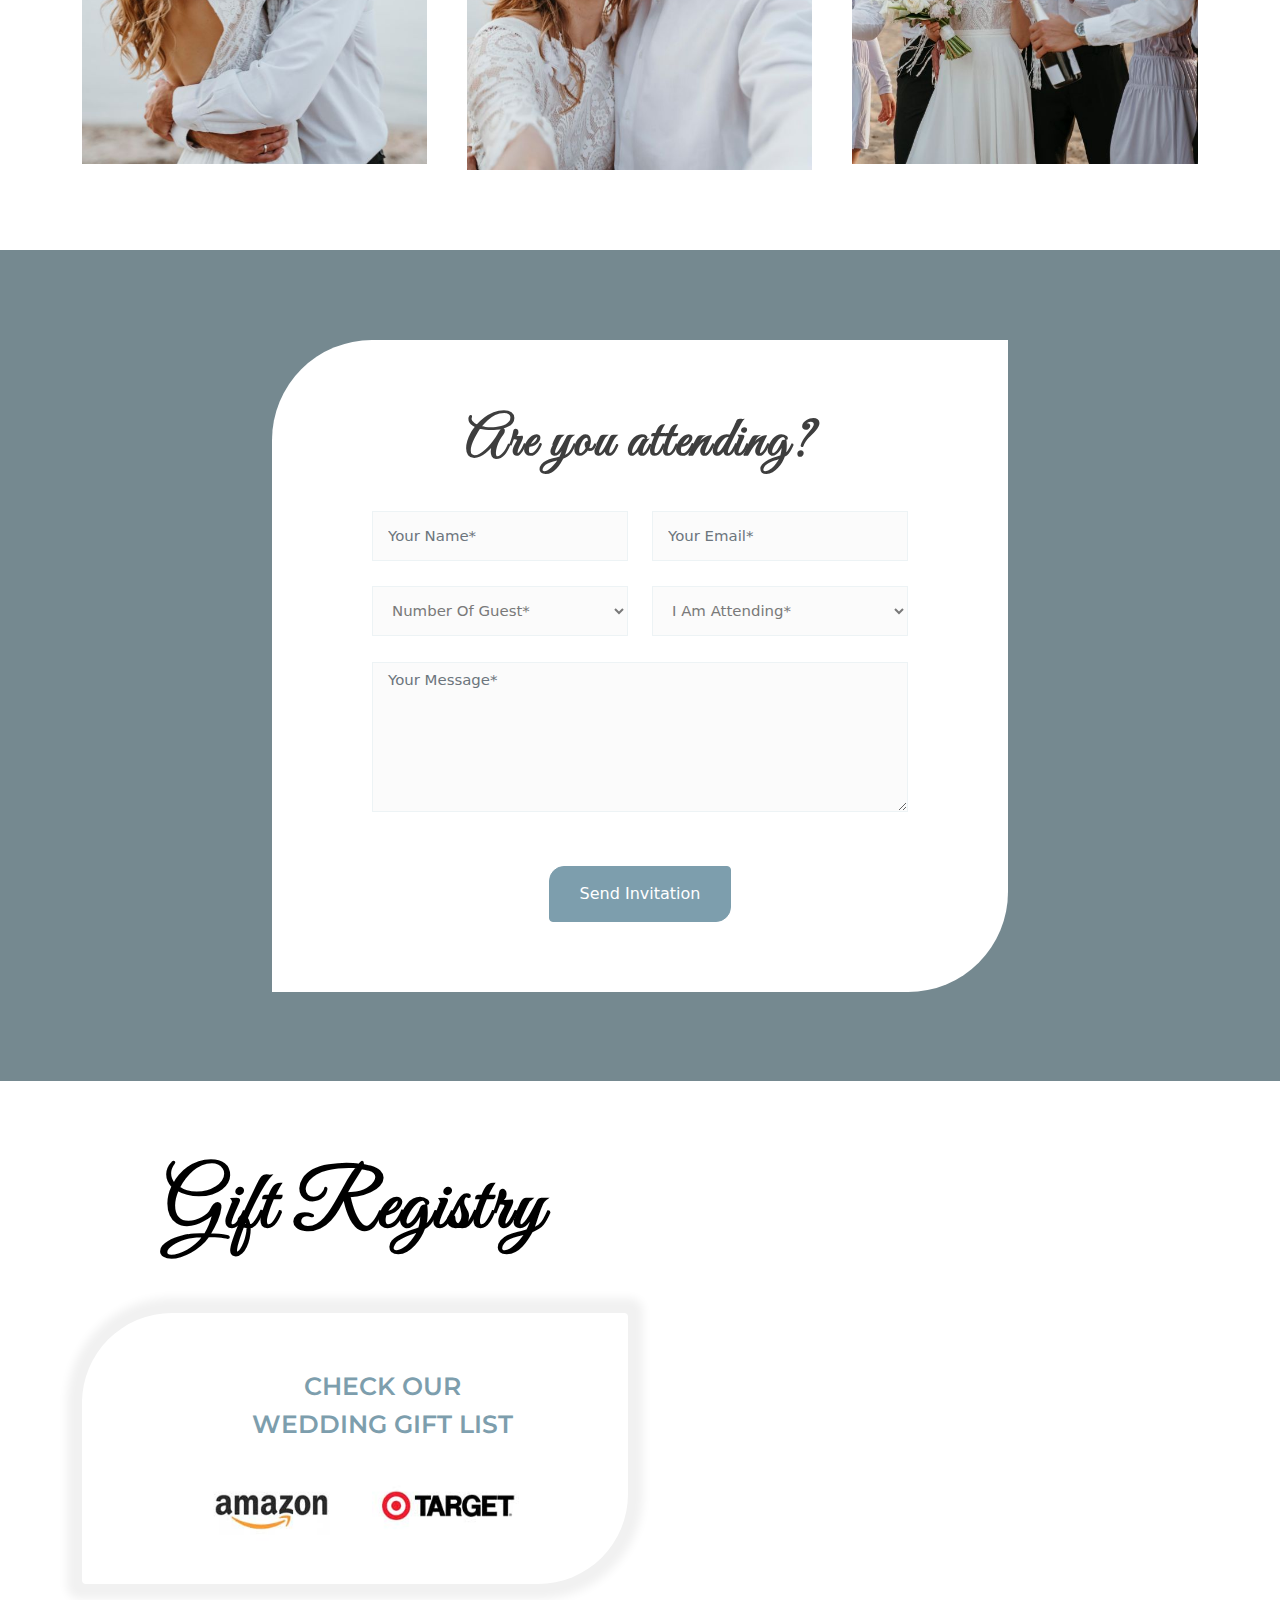
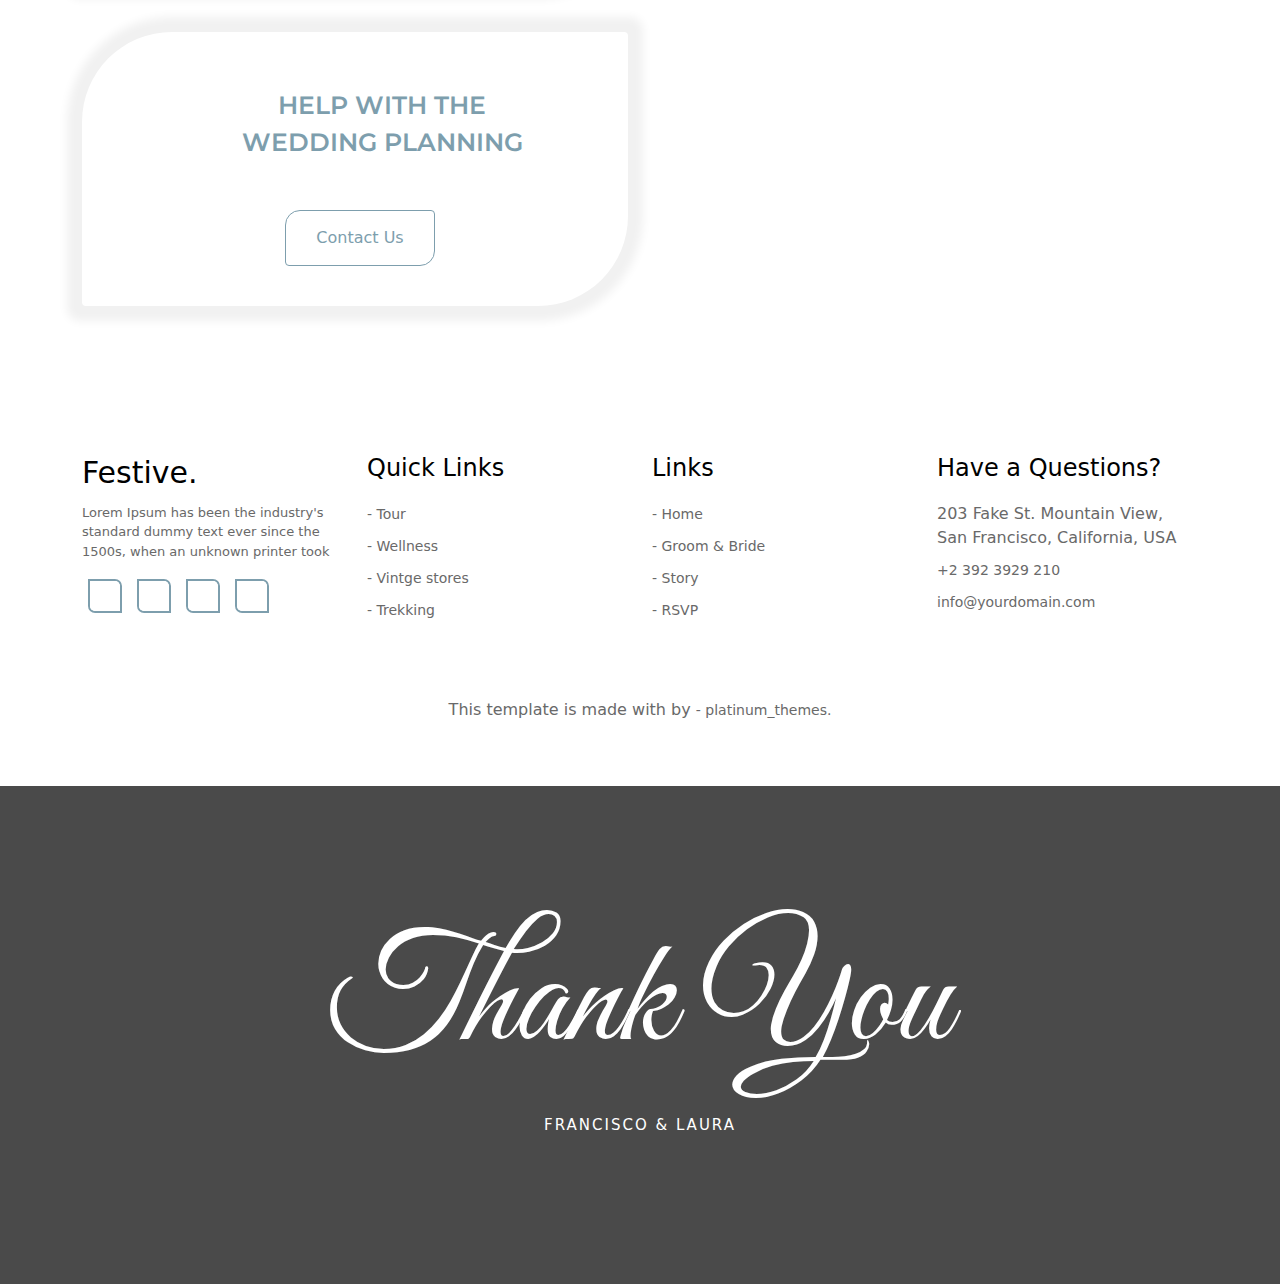
<file: one-page/index.html>
<!-- BEGIN HTML -->
<!DOCTYPE html>
<html lang="en">
    <!-- BEGIN HEAD -->
    <head>
        <!-- BEGIN TITLE -->
        <title>Festive - Responsive Wedding HTML5 & Bootstrap5 Template</title>
        <!-- END TITLE -->
        
        <!-- BEGIN META -->
        <meta charset="UTF-8">
        <meta http-equiv="X-UA-Compatible" content="IE=edge">
        <meta name="viewport" content="width=device-width, initial-scale=1.0">
        <!-- END META -->

        <!-- BEGIN FAVICON -->
        <link rel="icon" type="image/x-icon" href="images/favicon/01.ico">
        <!-- END FAVICON -->

        <!-- BEGIN CSS LINKS -->
            <!-- Font Awesome 6-->
            <link rel="stylesheet" href="https://cdnjs.cloudflare.com/ajax/libs/font-awesome/6.1.1/css/all.min.css" integrity="sha512-KfkfwYDsLkIlwQp6LFnl8zNdLGxu9YAA1QvwINks4PhcElQSvqcyVLLD9aMhXd13uQjoXtEKNosOWaZqXgel0g==" crossorigin="anonymous" referrerpolicy="no-referrer" />
            <!-- Bootstrap 5 CSS-->
            <link rel="stylesheet" href="css/bootstrap5.css">
            <!-- Animate CSS -->
            <link rel="stylesheet" href="css/animate.css">
            <!-- Uikit -->
            <link rel="stylesheet" href="css/uikit.css">
            <!-- Custom CSS -->
            <link rel="stylesheet" href="css/style.css">
        <!-- BEGIN CSS LINKS -->
    </head>
    <!-- BEGIN HEAD -->

    <!-- BEGIN BODY -->
    <body>
        <!-- BEGIN HEADER -->
            <nav class="navbar header navbar-expand-lg navbar-light bg-dark fixed-top pt-3 pb-3">
                <div class="container">
                    <a class="navbar-brand" href="#">
                        <img src="images/header/01.png" alt="Logo" class="img-fluid logo">
                    </a>

                    <button class="navbar-toggler" type="button" data-bs-toggle="collapse" data-bs-target="#navbarNavDropdown" aria-controls="navbarNavDropdown" aria-expanded="false" aria-label="Toggle navigation">
                        <span class="navbar-toggler-icon"></span>
                    </button>
                    
                    <div class="collapse navbar-collapse" id="navbarNavDropdown">
                        <ul class="navbar-nav mx-auto">
                            <li class="nav-item">
                                <a href="#" class="nav-link header-link link-home" aria-current="page">Home</a>
                            </li>
            
                            <li class="nav-item">
                                <a href="#storySection" class="nav-link header-link link-story">Story</a>
                            </li>
            
                            <li class="nav-item">
                                <a href="#weddingSection" class="nav-link header-link link-wedding">Wedding</a>
                            </li>
            
                            <li class="nav-item">
                                <a href="#gallerySection" class="nav-link header-link link-gallery">Gallery</a>
                            </li>
            
                            <li class="nav-item">
                                <a href="#rsvpSection" class="nav-link header-link link-rsvp">RSVP</a>
                            </li>
            
                            <li class="nav-item">
                                <a href="#giftSection" class="nav-link header-link link-gift">Gift</a>
                            </li>
                        </ul>
                    </div>
                </div>
            </nav>
            <!-- END HEADER -->
            
            <!-- BEGIN SLIDER -->
            <div class="slider-main">
                <div class="slider text-center">
                    <div class="slider-overlay">
                        <div class="slider-animation" data-animation="fadeInUp">
                            <h6 class="slider-code">We are getting married</h6>
                            <h1 class="slider-name">Francisco & Laura</h1>
                        </div>
        
                        <div id="countdown" data-animation="fadeInUp">
                            <ul>
                                <li class="timer2"><span class="days"></span>Days</li>
                                <li class="timer2"><span class="hours"></span>Hours</li>
                                <li class="timer2"><span class="minutes"></span>Minutes</li>
                                <li class="timer2"><span class="seconds"></span>Seconds</li>
                            </ul>
                        </div>
        
                        <a class="slider-down-icon-btn" href="#homeSection">
                            <i class="fa-solid fa-angle-down slider-down-icon"></i>
                        </a>
                    </div>
                </div>
            </div>
            <!-- END SLIDER -->
    
            
            <!-- BEGIN HAPPY COUPLES SECTION -->
            <div class="padding-container"></div>
            <div class="container-adj couples" id="homeSection">
                <h2 class="all-title text-center">Happy couples</h2>
                <p class="all-subtitle">Suspendisse nec dui ut turpis posuere sagittis <br> viverra tincidunt lectus. Sed faucibus tristique purus, ac mattis lorem malesuada vel. Sed dignissim,</p>
    
                <div class="card couples-card mt-5">
                    <div class="row groom-row">
                        <div class="col-12 col-sm-6 col-md-12 col-lg-6 groom-col">
                            <div class="groom-main couples-img border-top-right-radius border-bottom-left-radius">
                                <div class="groom-overlay border-top-right-radius border-bottom-left-radius">
                                    <h1 class="couples-overlay-name text-center">Francisco Fredricksen</h1>
                                </div>
                            </div>
                        </div>
                        <div class="col-12 col-sm-6 col-md-12 col-lg-6 couples-row">
                        <div class="couples-animation" data-animation="fadeInRight">
                            <h4 class="card-title pt-4">The Groom</h4>
    
                            <p class="couples-card-description pt-3">Wedding invitations are one of the first elements of planning your wedding that guests will see. Designing your own invites also offers brides and grooms a chance to express their style and capture the overall vibe of the wedding to their guests. Though couples tend to struggle over wording with their wedding invitations, it’s not as complicated as it may seem.</p>
    
                            <h2 class="couples-sign">---Francisco</h2>
    
                            <div class="row mt-4">
                                <ul class="social-icon-ul card-social-icon">
                                <li class="social-icon-li"><a href="#" class="social-icon-link text-center border-top-right-radius border-bottom-left-radius">
                                        <div class="box">
                                            <span></span>
                                            <span></span>
                                        </div>
                                        <div class="box">
                                            <span><i class="fab fa-facebook-f card-social-icon" aria-hidden="true"></i></span>
                                            <span><i class="fab fa-facebook-f card-social-icon"></i></span>
                                        </div>
                                    </a>
                                </li>
                                <li class="social-icon-li"><a href="#" class="social-icon-link text-center border-top-right-radius border-bottom-left-radius">
                                        <div class="box">
                                            <span></span>
                                            <span></span>
                                        </div>
                                        <div class="box">
                                            <span><i class="fab fa-instagram card-social-icon" aria-hidden="true"></i></span>
                                            <span><i class="fab fa-instagram card-social-icon" aria-hidden="true"></i></span>
                                        </div>
                                    </a>
                                </li>
                                <li class="social-icon-li"><a href="#" class="social-icon-link text-center border-top-right-radius border-bottom-left-radius">
                                        <div class="box">
                                            <span></span>
                                            <span></span>
                                        </div>
                                        <div class="box">
                                            <span><i class="fab fa-twitter card-social-icon" aria-hidden="true"></i></span>
                                            <span><i class="fab fa-twitter card-social-icon" aria-hidden="true"></i></span>
                                        </div>
                                    </a>
                                </li>
            
                                <li class="social-icon-li"><a href="#" class="social-icon-link text-center border-top-right-radius border-bottom-left-radius">
                                        <div class="box">
                                            <span></span>
                                            <span></span>
                                        </div>
                                        <div class="box">
                                            <span><i class="fab fa-pinterest-p card-social-icon" aria-hidden="true"></i></span>
                                            <span><i class="fab fa-pinterest-p card-social-icon" aria-hidden="true"></i></span>
                                        </div>
                                    </a>
                                </li>
                            </ul>
                            </div>
                        </div>
                    </div>  
                </div>
    
                <div class="row bride-row">
                    <div class="col-12 col-sm-6 col-md-12 col-lg-6 bride-col sm-visible lg-none">
                        <div class="bride-main couples-img border-top-right-radius border-bottom-left-radius">
                            <div class="bride-overlay border-top-right-radius border-bottom-left-radius">
                                <h1 class="couples-overlay-name text-center">Laura Moorey</h1>
                            </div>
                        </div>
                    </div>

                    <div class="col-12 col-sm-6 col-md-12 col-lg-6 couples-row">
                        <div class="couples-animation" data-animation="fadeInLeft">
                            <h4 class="card-title pt-4">The Bride</h4>

                        <p class="couples-card-description pt-3">Wedding invitations are one of the first elements of planning your wedding that guests will see. Designing your own invites also offers brides and grooms a chance to express their style and capture the overall vibe of the wedding to their guests. Though couples tend to struggle over wording with their wedding invitations, it’s not as complicated as it may seem.</p>

                        <h2 class="couples-sign">---Laura</h2>

                        <div class="row mt-4">
                            <ul class="social-icon-ul card-social-icon">
                            <li class="social-icon-li"><a href="#" class="social-icon-link text-center border-top-right-radius border-bottom-left-radius">
                                    <div class="box">
                                        <span></span>
                                        <span></span>
                                    </div>
                                    <div class="box">
                                        <span><i class="fab fa-facebook-f card-social-icon" aria-hidden="true"></i></span>
                                        <span><i class="fab fa-facebook-f card-social-icon"></i></span>
                                    </div>
                                </a>
                            </li>
                            <li class="social-icon-li"><a href="#" class="social-icon-link text-center border-top-right-radius border-bottom-left-radius">
                                    <div class="box">
                                        <span></span>
                                        <span></span>
                                    </div>
                                    <div class="box">
                                        <span><i class="fab fa-instagram card-social-icon" aria-hidden="true"></i></span>
                                        <span><i class="fab fa-instagram card-social-icon" aria-hidden="true"></i></span>
                                    </div>
                                </a>
                            </li>
                            <li class="social-icon-li"><a href="#" class="social-icon-link text-center border-top-right-radius border-bottom-left-radius">
                                    <div class="box">
                                        <span></span>
                                        <span></span>
                                    </div>
                                    <div class="box">
                                        <span><i class="fab fa-twitter card-social-icon" aria-hidden="true"></i></span>
                                        <span><i class="fab fa-twitter card-social-icon" aria-hidden="true"></i></span>
                                    </div>
                                </a>
                            </li>
        
                            <li class="social-icon-li"><a href="#" class="social-icon-link text-center border-top-right-radius border-bottom-left-radius">
                                    <div class="box">
                                        <span></span>
                                        <span></span>
                                    </div>
                                    <div class="box">
                                        <span><i class="fab fa-pinterest-p card-social-icon" aria-hidden="true"></i></span>
                                        <span><i class="fab fa-pinterest-p card-social-icon" aria-hidden="true"></i></span>
                                    </div>
                                </a>
                            </li>
                        </ul>
                        </div>
                        </div>
                    </div>
                    <div class="col-12 col-sm-6 col-md-6 col-lg-6 bride-col sm-none lg-visible">
                        <div class="bride-main couples-img border-top-right-radius border-bottom-left-radius">
                            <div class="bride-overlay border-top-right-radius border-bottom-left-radius">
                                <h1 class="couples-overlay-name text-center">Laura Moorey</h1>
                            </div>
                        </div>
                    </div>
                </div>
            </div>
        </div>
        <!-- END HAPPY COUPLES SECTION -->
        
        <!-- BEGIN ADVENTURE SECTION -->
        <div class="padding-container">
            <div class="countdown-bg text-center">
                <div class="countdownbg-overlay">
                    <div class="first-count">
                        <h5>We are waiting for.....</h5>
                        <h1>The adventure</h1>
                    </div>

                    <div class="secont-count container time-container">
                        <div class="row home-timer-row">
                            <div class="countdown-div border-top-left-radius border-bottom-right-radius">
                            <li class="timer"><span class="timer-span days"></span>days</li>
                            </div>
        
                            <div class="countdown-div border-top-left-radius border-bottom-right-radius">
                            <li class="timer"><span class="timer-span hours"></span>Hours</li>
                            </div>
                            
                            <div class="countdown-div border-top-left-radius border-bottom-right-radius">
                            <li class="timer"><span class="timer-span minutes"></span>Mins</li>
                            </div>
                            
                            <div class="countdown-div border-top-left-radius border-bottom-right-radius">
                            <li class="timer"><span class="timer-span seconds"></span>Sec</li>
                            </div>
                        </div>
                    </div>
                </div>
            </div>
        </div>
        <!-- BEGIN ADVENTURE SECTION -->

        <!-- BEGIN STORY SECTION -->
        <div class="container-adj padding-container text-center" id="storySection">
            <h2 class="all-title pb-1">Love Story</h2>
            <p class="all-subtitle">Suspendisse nec dui ut turpis posuere sagittis <br> viverra tincidunt lectus. Sed faucibus tristique purus, ac mattis lorem malesuada vel. Sed dignissim,</p>

            <div class="row story-row animate-box pt-5">
                <div class="col-12 col-sm-6 col-md-12 col-lg-5 timeline-panel" data-animation="zoomIn">
                    <img src="images/timeline/01.jpeg" alt="Time Line" class="img-fluid border-top-left-radius border-bottom-right-radius">
                </div>
                
                <div class="col-12 col-sm-12 col-md-12 col-lg-2">
                    <div class="timeline-center-date border-top-left-radius border-bottom-right-radius">
                        <p>DEC <br> 12 2022</p>
                    </div>
                    <div class="timeline-center-line"></div>
                </div>

                <div class="col-12 col-sm-6 col-md-12 col-lg-5 timeline-panel" data-animation="zoomIn">
                    <h4 class="timeline-title">First Time We Met</h4>
                    <p class="timeline-date">December 12 2022</p>
                    <p class="timeline-description">Lorem ipsum dolor sit amet, consectetur adipiscing elit. Sed malesuada aliquam nunc a pharetra. Pellentesque sit amet placerat magna. Nam ut interdum urna, vitae consequat odio. Nullam porttitor sagittis ex quis venenatis. Duis et neque pharetra, sagittis nisi nec, egestas risus. Nam quis laoreet lacus. Integer lobortis quam ut</p>
                </div>
            </div>

            <div class="row story-row animate-box">
                <div class="col-12 col-sm-6 col-md-12 col-lg-5 sm-none timeline-panel" data-animation="zoomIn">
                    <h4 class="timeline-title">Our First Date</h4>
                    <p class="timeline-date">December 12 2022</p>
                    <p class="timeline-description">Lorem ipsum dolor sit amet, consectetur adipiscing elit. Sed malesuada aliquam nunc a pharetra. Pellentesque sit amet placerat magna. Nam ut interdum urna, vitae consequat odio. Nullam porttitor sagittis ex quis venenatis. Duis et neque pharetra, sagittis nisi nec, egestas risus. Nam quis laoreet lacus. Integer lobortis quam ut</p>
                </div>
                
                <div class="col-12 col-sm-12 col-md-12 col-lg-2 sm-none">
                    <div class="timeline-center-date border-top-left-radius border-bottom-right-radius">
                        <p>DEC <br> 12 2022</p>
                    </div>
                    <div class="timeline-center-line"></div>
                </div>

                <div class="col-12 col-sm-6 col-md-12 col-lg-5 timeline-panel" data-animation="zoomIn">
                    <img src="images/timeline/02.jpeg" alt="Time Line" class="img-fluid border-top-left-radius border-bottom-right-radius">
                </div>

                <div class="col-12 col-sm-12 col-md-12 col-lg-2 lg-none sm-visible">
                    <div class="timeline-center-date border-top-left-radius border-bottom-right-radius">
                        <p>DEC <br> 12 2022</p>
                    </div>
                    <div class="timeline-center-line"></div>
                </div>

                <div class="col-12 col-sm-6 col-md-12 col-lg-5 lg-none sm-visible timeline-panel" data-animation="zoomIn">
                    <h4 class="timeline-title">Our First Date</h4>
                    <p class="timeline-date">December 12 2022</p>
                    <p class="timeline-description">Lorem ipsum dolor sit amet, consectetur adipiscing elit. Sed malesuada aliquam nunc a pharetra. Pellentesque sit amet placerat magna. Nam ut interdum urna, vitae consequat odio. Nullam porttitor sagittis ex quis venenatis. Duis et neque pharetra, sagittis nisi nec, egestas risus. Nam quis laoreet lacus. Integer lobortis quam ut</p>
                </div>
            </div>

            <div class="row story-row animate-box">
                <div class="col-12 col-sm-6 col-md-12 col-lg-5 timeline-panel" data-animation="zoomIn">
                    <img src="images/timeline/03.jpeg" alt="Time Line" class="img-fluid border-top-left-radius border-bottom-right-radius">
                </div>
                
                <div class="col-12 col-sm-12 col-md-12 col-lg-2">
                    <div class="timeline-center-date border-top-left-radius border-bottom-right-radius">
                        <p>DEC <br> 12 2022</p>
                    </div>
                    <div class="timeline-center-line"></div>
                </div>

                <div class="col-12 col-sm-6 col-md-12 col-lg-5 timeline-panel" data-animation="zoomIn">
                    <h4 class="timeline-title">Our Marriage Proposal</h4>
                    <p class="timeline-date">December 12 2022</p>
                    <p class="timeline-description">Lorem ipsum dolor sit amet, consectetur adipiscing elit. Sed malesuada aliquam nunc a pharetra. Pellentesque sit amet placerat magna. Nam ut interdum urna, vitae consequat odio. Nullam porttitor sagittis ex quis venenatis. Duis et neque pharetra, sagittis nisi nec, egestas risus. Nam quis laoreet lacus. Integer lobortis quam ut</p>
                </div>
            </div>

            <div class="row story-row animate-box">
                <div class="col-12 col-sm-6 col-md-12 col-lg-5 sm-none lg-visible timeline-panel" data-animation="zoomIn">
                    <h4 class="timeline-title">Our Engagement</h4>
                    <p class="timeline-date">December 12 2022</p>
                    <p class="timeline-description">Lorem ipsum dolor sit amet, consectetur adipiscing elit. Sed malesuada aliquam nunc a pharetra. Pellentesque sit amet placerat magna. Nam ut interdum urna, vitae consequat odio. Nullam porttitor sagittis ex quis venenatis. Duis et neque pharetra, sagittis nisi nec, egestas risus. Nam quis laoreet lacus. Integer lobortis quam ut</p>
                </div>
                
                <div class="col-12 col-sm-12 col-md-12 col-lg-2 sm-none lg-visible">
                    <div class="timeline-center-date border-top-left-radius border-bottom-right-radius">
                        <p>DEC <br> 12 2022</p>
                    </div>
                    <div class="timeline-center-line"></div>
                    <div class="timeline-center-date border-top-left-radius border-bottom-right-radius timeline-center-last-date">
                        <p>DEC <br> 12 2022</p>
                    </div>
                </div>

                <div class="col-12 col-sm-6 col-md-12 col-lg-5 timeline-panel" data-animation="zoomIn">
                    <img src="images/timeline/04.jpeg" alt="Time Line" class="img-fluid border-top-left-radius border-bottom-right-radius">
                </div>

                <div class="col-12 col-sm-12 col-md-12 col-lg-2 sm-visible lg-none">
                    <div class="timeline-center-date border-top-left-radius border-bottom-right-radius">
                        <p>DEC <br> 12 2022</p>
                    </div>
                    <div class="timeline-center-line"></div>
                </div>

                <div class="col-12 col-sm-6 col-md-12 col-lg-5 sm-visible lg-none timeline-panel" data-animation="zoomIn">
                    <h4 class="timeline-title">Our Engagement</h4>
                    <p class="timeline-date">December 12 2022</p>
                    <p class="timeline-description">Lorem ipsum dolor sit amet, consectetur adipiscing elit. Sed malesuada aliquam nunc a pharetra. Pellentesque sit amet placerat magna. Nam ut interdum urna, vitae consequat odio. Nullam porttitor sagittis ex quis venenatis. Duis et neque pharetra, sagittis nisi nec, egestas risus. Nam quis laoreet lacus. Integer lobortis quam ut</p>
                </div>
            </div>

            <div class="padding-container sm-none"></div>
            <div class="padding-container sm-none"></div>

            <h5 class="time-line-bottom">WE ARE GETTING MARRIED</h5>
        </div>
        <!-- END STORY SECTION -->
        
        <!-- BEGIN SAVE THE DATE SECTION -->
        <div class="padding-container text-center" id="weddingSection">
            <div class="save-date-bg">
                <div class="save-date-bg-overlay">
                    <h2>Save the Date</h2>
                    <h1>JAN 25, 2016</h1>
                    <p>YOU'RE INVITED</p>
                </div>
            </div>
        </div>
        <!-- END SAVE THE DATE SECTION -->
        
        <!-- BEGIN GROOMSMEN & BRIDESMAID SECTION -->
        <div class="friends-container padding-container text-center groom-bride-friends-bg">
            <h2 class="all-title pb-2">Groomsmen & Bridesmaid</h2>
            <p class="all-subtitle">Suspendisse nec dui ut turpis posuere sagittis <br> viverra tincidunt lectus. Sed faucibus tristique purus, ac mattis lorem malesuada vel. Sed dignissim,</p>
            
            <div class="row pt-5 groomsmen-bridesmaid" data-animation="zoomIn">
                <div class="col-12 col-sm-6 col-md-6 col-lg-3">
                    <div class="card groom-bride-friends-card border-top-left-radius">
                        <div class="card-body groom-bride-friends-card-body">
                            <img src="images/groom-bride-friends/01.jpeg" alt="Groomsmen" class="img-fluid groom-bride-friends-card-img border-top-left-radius border-bottom-right-radius">

                            <div class="social-list">
                                <ul class="d-flex">
                                    <li class="link-li border-top-right-radius border-bottom-left-radius"><a href="#"><i class="fa-brands fa-facebook"></i></a></li>
                                    <li class="link-li border-top-right-radius border-bottom-left-radius"><a href="#"><i class="fa-brands fa-instagram"></i></a></li>
                                    <li class="link-li border-top-right-radius border-bottom-left-radius"><a href="#"><i class="fa-brands fa-twitter"></i></a></li>
                                    <li class="link-li border-top-right-radius border-bottom-left-radius"><a href="#"><i class="fa-brands fa-linkedin-in"></i></a></li>
                                </ul>
                            </div>
                        </div>
                        <div class="card-footer groom-bride-friends-card-footer">
                            <h5 class="groom-bride-friends-card-footer-title">John Clyne</h5>
                            <p class="groom-bride-friends-card-footer-subtitle">Best friend</p>
                        </div>
                    </div>
                </div>

                <div class="col-12 col-sm-6 col-md-6 col-lg-3">
                    <div class="card groom-bride-friends-card border-top-left-radius sm-mt-2">
                        <div class="card-body groom-bride-friends-card-body">
                            <img src="images/groom-bride-friends/02.jpeg" alt="Groomsmen" class="img-fluid groom-bride-friends-card-img border-top-left-radius border-bottom-right-radius">

                            <div class="social-list">
                                <ul class="d-flex">
                                    <li class="link-li border-top-right-radius border-bottom-left-radius"><a href="#"><i class="fa-brands fa-facebook"></i></a></li>
                                    <li class="link-li border-top-right-radius border-bottom-left-radius"><a href="#"><i class="fa-brands fa-instagram"></i></a></li>
                                    <li class="link-li border-top-right-radius border-bottom-left-radius"><a href="#"><i class="fa-brands fa-twitter"></i></a></li>
                                    <li class="link-li border-top-right-radius border-bottom-left-radius"><a href="#"><i class="fa-brands fa-linkedin-in"></i></a></li>
                                </ul>
                            </div>
                        </div>
                        <div class="card-footer groom-bride-friends-card-footer">
                            <h5 class="groom-bride-friends-card-footer-title">John Clyne</h5>
                            <p class="groom-bride-friends-card-footer-subtitle">Best friend</p>
                        </div>
                    </div>
                </div>

                <div class="col-12 col-sm-6 col-md-6 col-lg-3">
                    <div class="card groom-bride-friends-card border-top-left-radius sm-mt-2">
                        <div class="card-body groom-bride-friends-card-body">
                            <img src="images/groom-bride-friends/03.jpeg" alt="Groomsmen" class="img-fluid groom-bride-friends-card-img border-top-left-radius border-bottom-right-radius">

                            <div class="social-list">
                                <ul class="d-flex">
                                    <li class="link-li border-top-right-radius border-bottom-left-radius"><a href="#"><i class="fa-brands fa-facebook"></i></a></li>
                                    <li class="link-li border-top-right-radius border-bottom-left-radius"><a href="#"><i class="fa-brands fa-instagram"></i></a></li>
                                    <li class="link-li border-top-right-radius border-bottom-left-radius"><a href="#"><i class="fa-brands fa-twitter"></i></a></li>
                                    <li class="link-li border-top-right-radius border-bottom-left-radius"><a href="#"><i class="fa-brands fa-linkedin-in"></i></a></li>
                                </ul>
                            </div>
                        </div>
                        <div class="card-footer groom-bride-friends-card-footer">
                            <h5 class="groom-bride-friends-card-footer-title">John Clyne</h5>
                            <p class="groom-bride-friends-card-footer-subtitle">Best friend</p>
                        </div>
                    </div>
                </div>

                <div class="col-12 col-sm-6 col-md-6 col-lg-3">
                    <div class="card groom-bride-friends-card border-top-left-radius sm-mt-2">
                        <div class="card-body groom-bride-friends-card-body">
                            <img src="images/groom-bride-friends/04.jpeg" alt="Groomsmen" class="img-fluid groom-bride-friends-card-img border-top-left-radius border-bottom-right-radius">

                            <div class="social-list">
                                <ul class="d-flex">
                                    <li class="link-li border-top-right-radius border-bottom-left-radius"><a href="#"><i class="fa-brands fa-facebook"></i></a></li>
                                    <li class="link-li border-top-right-radius border-bottom-left-radius"><a href="#"><i class="fa-brands fa-instagram"></i></a></li>
                                    <li class="link-li border-top-right-radius border-bottom-left-radius"><a href="#"><i class="fa-brands fa-twitter"></i></a></li>
                                    <li class="link-li border-top-right-radius border-bottom-left-radius"><a href="#"><i class="fa-brands fa-linkedin-in"></i></a></li>
                                </ul>
                            </div>
                        </div>
                        <div class="card-footer groom-bride-friends-card-footer">
                            <h5 class="groom-bride-friends-card-footer-title">John Clyne</h5>
                            <p class="groom-bride-friends-card-footer-subtitle">Best friend</p>
                        </div>
                    </div>
                </div>
            </div>

            <div class="row pt-5 groomsmen-bridesmaid" data-animation="zoomIn">
                <div class="col-12 col-sm-6 col-md-6 col-lg-3">
                    <div class="card groom-bride-friends-card border-top-left-radius">
                        <div class="card-body groom-bride-friends-card-body">
                            <img src="images/groom-bride-friends/05.jpeg" alt="Bridesmaid" class="img-fluid groom-bride-friends-card-img border-top-left-radius border-bottom-right-radius">

                            <div class="social-list">
                                <ul class="d-flex">
                                    <li class="link-li border-top-right-radius border-bottom-left-radius"><a href="#"><i class="fa-brands fa-facebook"></i></a></li>
                                    <li class="link-li border-top-right-radius border-bottom-left-radius"><a href="#"><i class="fa-brands fa-instagram"></i></a></li>
                                    <li class="link-li border-top-right-radius border-bottom-left-radius"><a href="#"><i class="fa-brands fa-twitter"></i></a></li>
                                    <li class="link-li border-top-right-radius border-bottom-left-radius"><a href="#"><i class="fa-brands fa-linkedin-in"></i></a></li>
                                </ul>
                            </div>
                        </div>
                        <div class="card-footer groom-bride-friends-card-footer">
                            <h5 class="groom-bride-friends-card-footer-title">Lily Jameson</h5>
                            <p class="groom-bride-friends-card-footer-subtitle">Best friend</p>
                        </div>
                    </div>
                </div>

                <div class="col-12 col-sm-6 col-md-6 col-lg-3">
                    <div class="card groom-bride-friends-card border-top-left-radius sm-mt-2">
                        <div class="card-body groom-bride-friends-card-body">
                            <img src="images/groom-bride-friends/06.jpeg" alt="Bridesmaid" class="img-fluid groom-bride-friends-card-img border-top-left-radius border-bottom-right-radius">

                            <div class="social-list">
                                <ul class="d-flex">
                                    <li class="link-li border-top-right-radius border-bottom-left-radius"><a href="#"><i class="fa-brands fa-facebook"></i></a></li>
                                    <li class="link-li border-top-right-radius border-bottom-left-radius"><a href="#"><i class="fa-brands fa-instagram"></i></a></li>
                                    <li class="link-li border-top-right-radius border-bottom-left-radius"><a href="#"><i class="fa-brands fa-twitter"></i></a></li>
                                    <li class="link-li border-top-right-radius border-bottom-left-radius"><a href="#"><i class="fa-brands fa-linkedin-in"></i></a></li>
                                </ul>
                            </div>
                        </div>
                        <div class="card-footer groom-bride-friends-card-footer">
                            <h5 class="groom-bride-friends-card-footer-title">Lily Jameson</h5>
                            <p class="groom-bride-friends-card-footer-subtitle">Best friend</p>
                        </div>
                    </div>
                </div>

                <div class="col-12 col-sm-6 col-md-6 col-lg-3">
                    <div class="card groom-bride-friends-card border-top-left-radius sm-mt-2">
                        <div class="card-body groom-bride-friends-card-body">
                            <img src="images/groom-bride-friends/07.jpeg" alt="Bridesmaid" class="img-fluid groom-bride-friends-card-img border-top-left-radius border-bottom-right-radius">

                            <div class="social-list">
                                <ul class="d-flex">
                                    <li class="link-li border-top-right-radius border-bottom-left-radius"><a href="#"><i class="fa-brands fa-facebook"></i></a></li>
                                    <li class="link-li border-top-right-radius border-bottom-left-radius"><a href="#"><i class="fa-brands fa-instagram"></i></a></li>
                                    <li class="link-li border-top-right-radius border-bottom-left-radius"><a href="#"><i class="fa-brands fa-twitter"></i></a></li>
                                    <li class="link-li border-top-right-radius border-bottom-left-radius"><a href="#"><i class="fa-brands fa-linkedin-in"></i></a></li>
                                </ul>
                            </div>
                        </div>
                        <div class="card-footer groom-bride-friends-card-footer">
                            <h5 class="groom-bride-friends-card-footer-title">Lily Jameson</h5>
                            <p class="groom-bride-friends-card-footer-subtitle">Best friend</p>
                        </div>
                    </div>
                </div>

                <div class="col-12 col-sm-6 col-md-6 col-lg-3">
                    <div class="card groom-bride-friends-card border-top-left-radius sm-mt-2">
                        <div class="card-body groom-bride-friends-card-body">
                            <img src="images/groom-bride-friends/08.jpeg" alt="Bridesmaid" class="img-fluid groom-bride-friends-card-img border-top-left-radius border-bottom-right-radius">

                            <div class="social-list">
                                <ul class="d-flex">
                                    <li class="link-li border-top-right-radius border-bottom-left-radius"><a href="#"><i class="fa-brands fa-facebook"></i></a></li>
                                    <li class="link-li border-top-right-radius border-bottom-left-radius"><a href="#"><i class="fa-brands fa-instagram"></i></a></li>
                                    <li class="link-li border-top-right-radius border-bottom-left-radius"><a href="#"><i class="fa-brands fa-twitter"></i></a></li>
                                    <li class="link-li border-top-right-radius border-bottom-left-radius"><a href="#"><i class="fa-brands fa-linkedin-in"></i></a></li>
                                </ul>
                            </div>
                        </div>
                        <div class="card-footer groom-bride-friends-card-footer">
                            <h5 class="groom-bride-friends-card-footer-title">Lily Jameson</h5>
                            <p class="groom-bride-friends-card-footer-subtitle">Best friend</p>
                        </div>
                    </div>
                </div>
            </div>
        </div>
        <!-- END GROOMSMEN & BRIDESMAID SECTION -->
        
        <!-- BEGIN ATTENDING SECTION -->
        <div class="padding-container text-center attending-bg-container">
            <div class="attending-bg">
                <div class="attending-bg-overlay">
                    <h1>Are You Attending?</h1>
                    
                    <a href="#rsvpSection">
                        <button class="btn btn-danger attending-btn mt-4">RSVP</button>
                    </a>
                </div>
            </div>
        </div>
        <!-- END ATTENDING SECTION -->

        <!-- BEGIN GALLERY SECTION -->
        <div class="container padding-container text-center" id="gallerySection">
            <h2 class="all-title">Our Gallery</h2>
            <p class="all-subtitle">Suspendisse nec dui ut turpis posuere sagittis <br> viverra tincidunt lectus. Sed faucibus tristique purus, ac mattis lorem malesuada vel. Sed dignissim,</p>

            <div class="uk-section" uk-filter="target: .gallery">
                <ul class="uk-subnav uk-subnav-pill">
                    <li class="uk-active" uk-filter-control><a  href="#" class="gallery-title">All</a></li>
                    <li uk-filter-control="[data-category='pre-wedding']"><a  href="#" class="gallery-title">Pre Wedding</a></li>
                    <li uk-filter-control="[data-category='engagement']"><a  href="#" class="gallery-title">Engagement</a></li>
                    <li uk-filter-control="[data-category='parties']"><a  href="#" class="gallery-title">Parties</a></li>
                </ul>
                <div class="gallery gallery-animation uk-child-width-1-3" uk-grid uk-lightbox data-animation="fadeInUp">

                    <!-- Next Row -->

                    <div data-category="engagement">
                    
                    <a href="images/gallery/01.jpeg" class="gallery-main">
                        <i class="fa-solid fa-plus gallery-icon"></i>
                        <img src="images/gallery/01.jpeg" class="gallery-img">
                    </a>
                    </div>

                    <div data-category="engagement">  
                    <a href="images/gallery/02.jpeg" class="gallery-main">
                        <i class="fa-solid fa-plus gallery-icon"></i>
                        <img src="images/gallery/02.jpeg" class="gallery-img">
                    </a>
                    </div>

                    <div data-category="pre-wedding">
                    <a href="images/gallery/03.jpeg" class="gallery-main">
                        <i class="fa-solid fa-plus gallery-icon"></i>
                        <img src="images/gallery/03.jpeg" class="gallery-img">
                    </a>
                    </div>
                    <div data-category="pre-wedding">
                    <a href="images/gallery/04.jpeg" class="gallery-main">
                        <i class="fa-solid fa-plus gallery-icon"></i>
                        <img src="images/gallery/04.jpeg" class="gallery-img">
                    </a>
                    </div>

                    <div data-category="engagement">
                    
                    <a href="images/gallery/05.jpeg" class="gallery-main">
                        <i class="fa-solid fa-plus gallery-icon"></i>
                        <img src="images/gallery/05.jpeg" class="gallery-img">
                    </a>
                    </div>

                    <div data-category="parties">
                    
                    <a href="images/gallery/06.jpeg" class="gallery-main">
                        <i class="fa-solid fa-plus gallery-icon"></i>
                        <img src="images/gallery/06.jpeg" class="gallery-img">
                    </a>
                    </div>
                </div>
            </div>
        </div>
        <!-- END GALLERY SECTION -->

        <!-- BEGIN RSVP SECTION -->
        <div class="padding-container text-center" id="rsvpSection">
            <div class="rsvp-bg">
                <div class="rsvp-overlay">
                    <div class="container">
                        <div class="row">
                            <div class="col-12 col-sm-12 col-md-12 col-lg-2"></div>
                            <div class="col-12 col-sm-12 col-md-12 col-lg-8">
                                <div class="contact-form rsvp-card">
                                    <h1 class="all-title">Are you attending?</h1>
                                    <form action="#" id="rsvp-form" class="rsvp-form row">
                                        <div class="col-12 col-sm-12  col-md-12 col-lg-6">
                                            <input type="text" name="name" class="form-control rsvp-input" placeholder="Your Name*" required="">
                                        </div>
                                        <div class="col-12 col-sm-12 col-md-12 col-lg-6">
                                            <input type="email" name="email" class="form-control rsvp-input" placeholder="Your Email*" required="">
                                        </div>
                                        <div class="col-12 col-sm-12  col-md-12 col-lg-6">
                                            <select class="rsvp-input" name="guest" required="">
                                                <option disabled="" selected="">Number Of Guest*</option>
                                                <option>1</option>
                                                <option>2</option>
                                                <option>3</option>
                                                <option>4</option>
                                            </select>
                                        </div>
                                        <div class="col-12 col-sm-12 col-md-12 col-lg-6">
                                            <select class="rsvp-input" name="events" required="">
                                                <option disabled="" selected="">I Am Attending*</option>
                                                <option>Al events</option>
                                                <option>Wedding ceremony</option>
                                                <option>Reception party</option>
                                            </select>
                                        </div>
                                        <div class="col-12 col-sm-12 col-md-12 col-lg-12">
                                            <textarea class="form-control rsvp-input" name="notes" placeholder="Your Message*" required=""></textarea>
                                        </div>
                                        <div class="col-12 col-sm-12 col-md-12 col-lg-12">
                                            <button type="submit" class="btn btn-danger rsvp-btn">Send Invitation <i class="fa-solid fa-arrow-right"></i></button>
                                        </div>
                                    </form>
                                </div>
                            </div>
                            <div class="col-12 col-sm-12 col-md-12 col-lg-2"></div>
                        </div>
                    </div>
                </div>
            </div>
        </div>
        <!-- END RSVP SECTION -->
        
        <!-- BEGIN GIFT REGISTRY SECTION -->
        <div id="giftSection">
            <div class="gift-bg">
                <div class="container">
                    <div class="row">
                        <div class="col-12 col-sm-6 col-md-12 col-lg-6">
                            <h1 class="all-title gift-registry-title pb-5">Gift Registry</h1>

                            <div class="card gift-card gift-animation" data-animation="fadeInLeft">
                                <div class="row text-center">
                                    <div class="col-1"></div>
                                    <div class="col-2 p-2">
                                        <i class="fa-solid fa-gift gift-registry-icon"></i>
                                    </div>
                                    <div class="col-7">
                                        <h3 class="gift-registry-card-title">Check our <br> wedding gift list</h3>
                                    </div>
                                </div>
                                <div class="row mt-3 text-center">
                                    <div class="col-2"></div>
                                    <div class="col-4">
                                    <a href="#">
                                        <img src="images/gift/02.jpeg" alt="Gift Registry" class="img-fluid gift-img">
                                    </a>
                                    </div>
                                    <div class="col-4">
                                        <a href="#">
                                            <img src="images/gift/03.jpeg" alt="Gift Registry" class="img-fluid gift-img">
                                        </a>
                                    </div>
                                    <div class="col-2"></div>
                                </div>
                            </div>

                            <div class="card gift-card mt-5 gift-animation" data-animation="fadeInLeft">
                                <div class="row text-center">
                                    <div class="col-1"></div>
                                    <div class="col-2 p-2">
                                        <i class="fa-solid fa-heart gift-registry-icon"></i>
                                    </div>
                                    <div class="col-7">
                                        <h3 class="gift-registry-card-title">Help with the <br> wedding planning</h3>
                                    </div>
                                </div>
                                <div class="row mt-3 text-center">
                                    <div class="col-2"></div>
                                    <div class="col-8">
                                        <button class="btn btn-danger-outline gift-registry-btn mt-4">Contact Us</button>
                                    </div>
                                    <div class="col-2"></div>
                                </div>
                            </div>
                        </div>
                        <div class="col-12 col-sm-6 col-md-12 col-lg-6"></div>
                    </div>
                </div>
            </div>
        </div>
        <!-- END GIFT REGISTRY SECTION -->
    
    
        <!-- BEGIN FOOTER SECTION -->
        <footer>
            <div class="footer">
                <div class="container">
                    <div class="row">
                        <div class="col-12 col-sm-6 col-md-12 col-lg-3">
                            <a href="#" class="footer-logo">Festive.</a>
                            <p class="footer-description">Lorem Ipsum has been the industry's standard dummy text ever since the 1500s, when an unknown printer took</p>

                            <ul class="social-icon-ul footer-social-icons">
                                <li class="social-icon-li"><a href="#" class="social-icon-link text-center border-top-right-radius border-bottom-left-radius">
                                    <div class="box">
                                        <span></span>
                                        <span></span>
                                    </div>
                                    <div class="box">
                                            <span><i class="fab fa-facebook-f card-social-icon" aria-hidden="true"></i></span>
                                            <span><i class="fab fa-facebook-f card-social-icon"></i></span>
                                    </div>
                                    </a>
                                </li>
                                <li class="social-icon-li"><a href="#" class="social-icon-link text-center border-top-right-radius border-bottom-left-radius">
                                        <div class="box">
                                            <span></span>
                                            <span></span>
                                        </div>
                                        <div class="box">
                                            <span><i class="fab fa-instagram card-social-icon" aria-hidden="true"></i></span>
                                            <span><i class="fab fa-instagram card-social-icon" aria-hidden="true"></i></span>
                                        </div>
                                    </a>
                                </li>
                                <li class="social-icon-li"><a href="#" class="social-icon-link text-center border-top-right-radius border-bottom-left-radius">
                                        <div class="box">
                                            <span></span>
                                            <span></span>
                                        </div>
                                        <div class="box">
                                            <span><i class="fab fa-twitter card-social-icon" aria-hidden="true"></i></span>
                                            <span><i class="fab fa-twitter card-social-icon" aria-hidden="true"></i></span>
                                        </div>
                                    </a>
                                </li>
        
                                <li class="social-icon-li"><a href="#" class="social-icon-link text-center border-top-right-radius border-bottom-left-radius">
                                        <div class="box">
                                            <span></span>
                                            <span></span>
                                        </div>
                                        <div class="box">
                                            <span><i class="fab fa-pinterest-p card-social-icon" aria-hidden="true"></i></span>
                                            <span><i class="fab fa-pinterest-p card-social-icon" aria-hidden="true"></i></span>
                                        </div>
                                    </a>
                                </li>
                            </ul>
                        </div>

                        <div class="col-12 col-sm-6 col-md-12 col-lg-3 pt-1">
                            <h4 class="footer-links-title">Quick Links</h4>

                            <ul class="footer-link-ul">
                                <li class="footer-link-li">
                                    <a href="#" class="footer-link"> - Tour</a>
                                </li>

                                <li class="footer-link-li">
                                    <a href="#" class="footer-link"> - Wellness</a>
                                </li>

                                <li class="footer-link-li">
                                    <a href="#" class="footer-link"> - Vintge stores</a>
                                </li>

                                <li class="footer-link-li">
                                    <a href="#" class="footer-link"> - Trekking</a>
                                </li>
                            </ul>
                        </div>

                        <div class="col-12 col-sm-6 col-md-12 col-lg-3 pt-1">
                            <h4 class="footer-links-title">Links</h4>

                            <ul class="footer-link-ul">
                                <li class="footer-link-li">
                                    <a href="#" class="footer-link"> - Home</a>
                                </li>

                                <li class="footer-link-li">
                                    <a href="#" class="footer-link"> - Groom & Bride</a>
                                </li>

                                <li class="footer-link-li">
                                    <a href="#" class="footer-link"> - Story</a>
                                </li>

                                <li class="footer-link-li">
                                    <a href="#" class="footer-link"> - RSVP</a>
                                </li>
                            </ul>
                        </div>

                        <div class="col-12 col-sm-6 col-md-12 col-lg-3 pt-1">
                            <h4 class="footer-links-title">Have a Questions?</h4>

                            <ul class="footer-link-ul">
                                <li class="footer-link-li">
                                    <i class="fa-solid fa-location-dot"></i> 203 Fake St. Mountain View, San Francisco, California, USA
                                </li>

                                <li class="footer-link-li">
                                    <a href="#" class="footer-link">
                                        <i class="fa-solid fa-phone"></i> +2 392 3929 210
                                    </a>
                                </li>

                                <li class="footer-link-li">
                                    <a href="#" class="footer-link">
                                        <i class="fa-solid fa-envelope"></i> info@yourdomain.com
                                    </a>
                                </li>
                            </ul>
                        </div>
                    </div>

                    <p class="footer-p pt-5 mt-2">This template is made with <i class="fa-solid fa-heart"></i> by <a href="#" class="footer-link"> - platinum_themes.</a></p>
                </div>
            </div>
        </footer>
        <!-- END FOOTER SECTION -->
        
        <!-- BEGIN IMAGE FOOTER SECTION -->
        <footer class="footer-main">
            <div class="footer-background text-center">
                <div class="zoomoutheader">
                    <div class="footer-bg-overlay">
                        <div class="footer-animation" data-animation="fadeInUp">
                            <h1 class="slider-name">Thank You</h1>
                            <p class="footer-code">Francisco & Laura</p>
                        </div>
                    </div>
                </div>
            </div>
        </footer>
        <!-- END IMAGE FOOTER SECTION -->
        
        <!-- BEGIN BACK TO TOP BUTTON -->
            <button id="backToTop" class="btn btn-dark back-to-top" role="button"><i class="fa-solid fa-arrow-up"></i></button>
        <!-- END BACK TO TOP BUTTON -->
    </body>
    <!-- END BODY -->

    <!-- BEGIN SCRIPT -->
        <!-- jQuery v3.6.0 Script-->
        <script type="text/javascript" src="js/jquery.js"></script>
        <!-- Uikit Script -->
        <script type="text/javascript" src="js/uikit.js"></script>
        <!-- Waypoint Script for scroll animation-->
        <script type="text/javascript" src="js/waypoint.js"></script>
        <!-- Bootstrap 5 Script-->
        <script type="text/javascript" src="js/bootstrap5.js"></script>
        <!-- Custom Script -->
        <script type="text/javascript" src="js/script.js"></script>
    <!-- END SCRIPT -->
</html>
<!-- END HTML -->
</file>
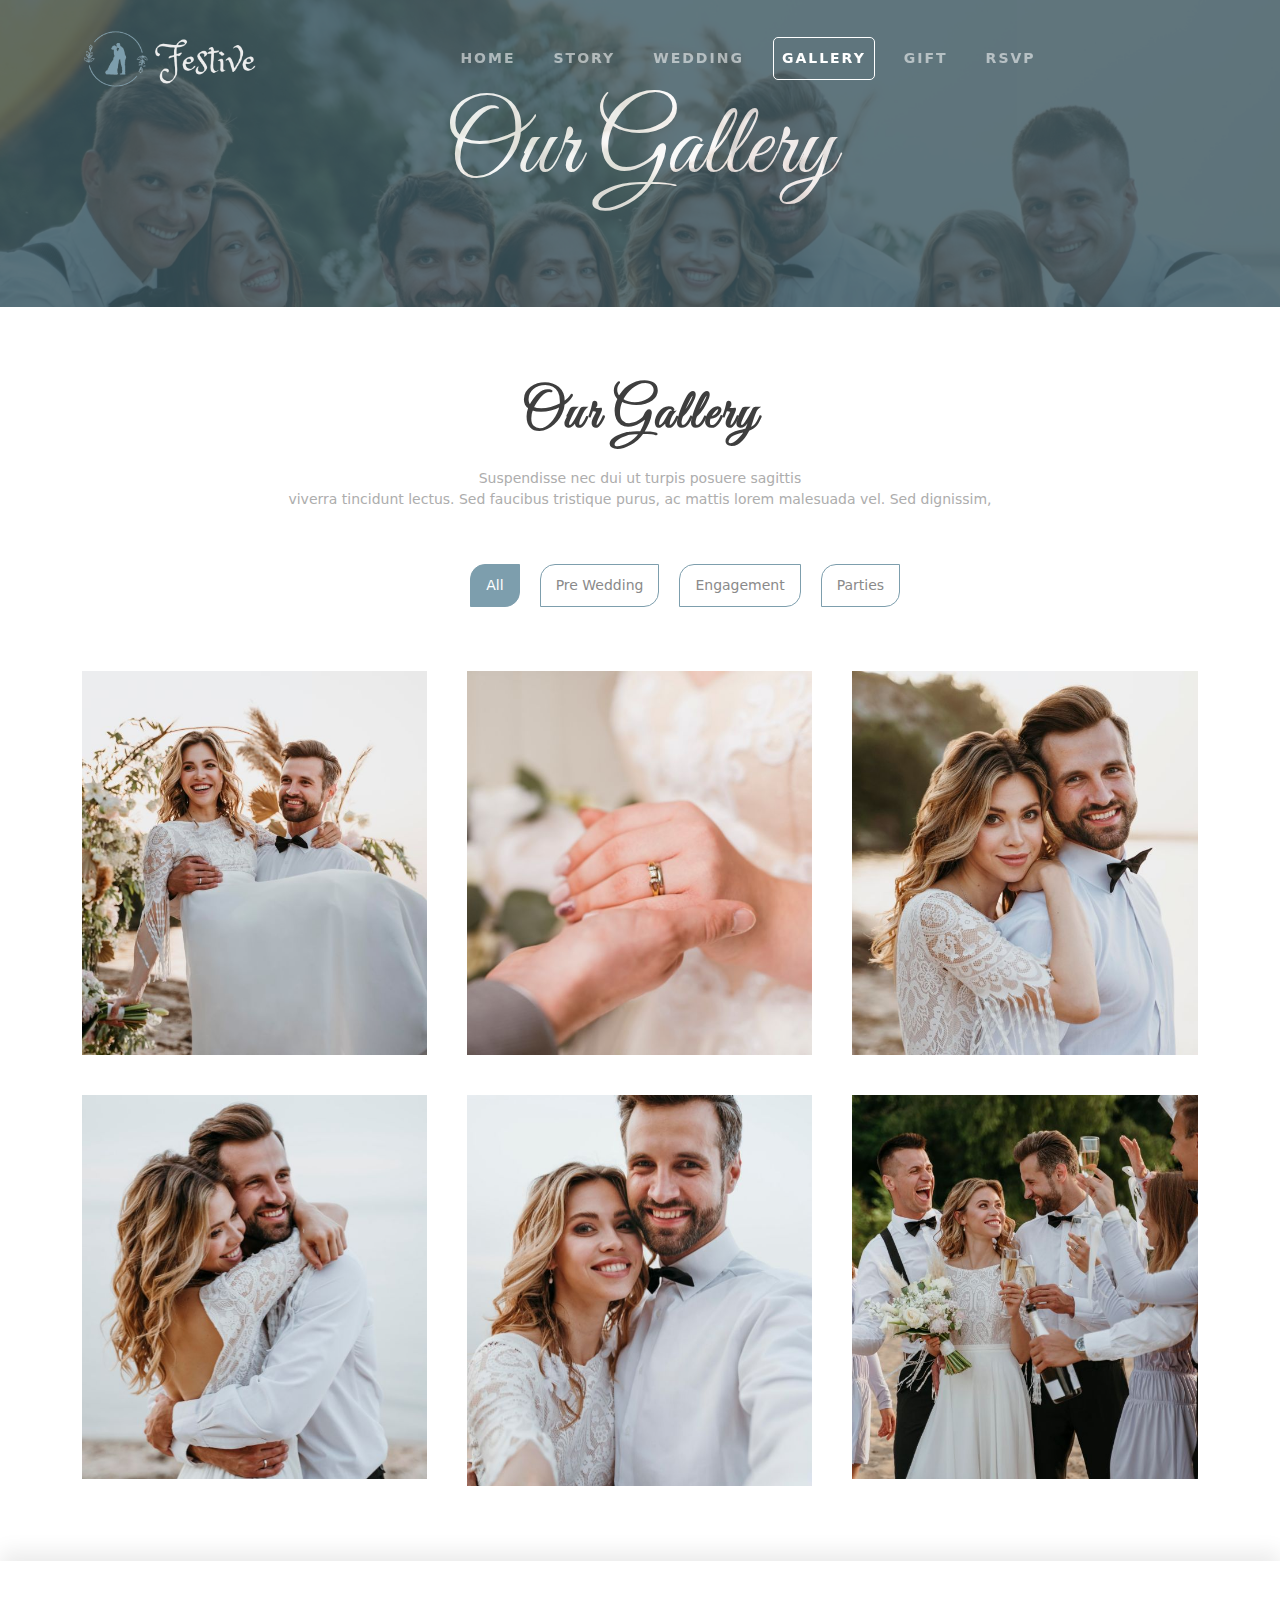
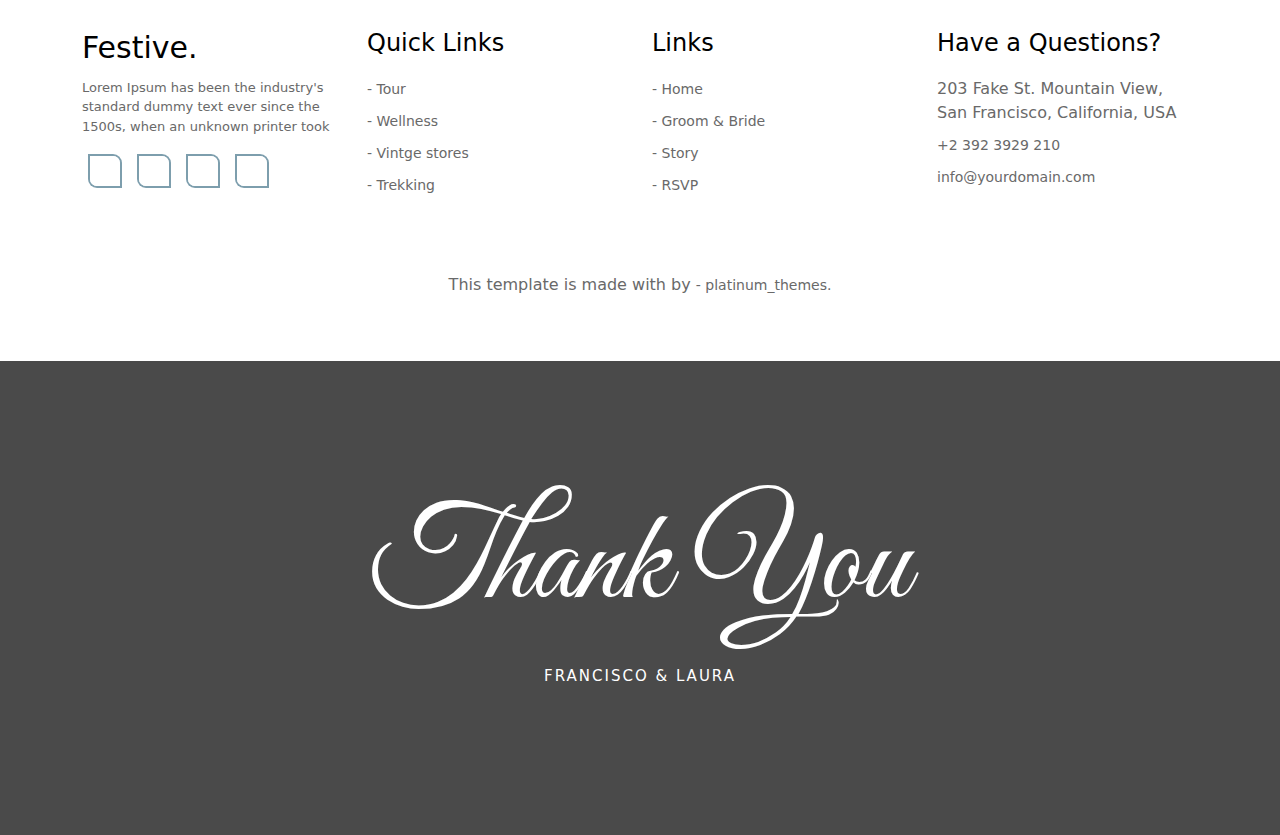
<file: multiple-page/gallery.html>
<!-- BEGIN HTML -->
<!DOCTYPE html>
<html lang="en">
    <!-- BEGIN HEAD -->
    <head>
        <!-- BEGIN TITLE -->
        <title>Festive - Responsive Wedding HTML5 & Bootstrap5 Template</title>
        <!-- END TITLE -->
        
         <!-- BEGIN META -->
         <meta charset="UTF-8">
         <meta http-equiv="X-UA-Compatible" content="IE=edge">
         <meta name="viewport" content="width=device-width, initial-scale=1.0">
         <!-- END META -->

         <!-- BEGIN FAVICON -->
         <link rel="icon" type="image/x-icon" href="images/favicon/01.ico">
         <!-- END FAVICON -->

        <!-- BEGIN CSS LINKS -->
          <!-- Font Awesome 6-->
          <link rel="stylesheet" href="https://cdnjs.cloudflare.com/ajax/libs/font-awesome/6.1.1/css/all.min.css" integrity="sha512-KfkfwYDsLkIlwQp6LFnl8zNdLGxu9YAA1QvwINks4PhcElQSvqcyVLLD9aMhXd13uQjoXtEKNosOWaZqXgel0g==" crossorigin="anonymous" referrerpolicy="no-referrer" />
          <!-- Bootstrap 5 CSS-->
          <link rel="stylesheet" href="css/bootstrap5.css">
          <!-- Animate CSS -->
          <link rel="stylesheet" href="css/animate.css">
          <!-- Uikit -->
          <link rel="stylesheet" href="css/uikit.css">
          <!-- Custom CSS -->
          <link rel="stylesheet" href="css/style.css">
        <!-- BEGIN CSS LINKS -->
    </head>
    <!-- END HEAD -->

    <!-- BEGIN BODY -->
    <body>
      <!-- BEGIN HEADER -->
      <nav class="navbar header navbar-expand-lg navbar-dark fixed-top pt-4 pb-3" id="header">
          <div class="container">
            <a class="navbar-brand" href="index.html">
              <img src="images/header/01.png" alt="Logo" class="img-fluid logo" id="logo">
          </a>

            <button class="navbar-toggler" type="button" data-bs-toggle="collapse" data-bs-target="#navbarNavDropdown" aria-controls="navbarNavDropdown" aria-expanded="false" aria-label="Toggle navigation" id="navbarToggler">
              <i class="fa fa-bars"></i>
            </button>
            
            <div class="collapse navbar-collapse" id="navbarNavDropdown">
              <ul class="navbar-nav mx-auto">
                <li class="nav-item">
                  <a href="index.html" class="nav-link header-link" id="headerLink2" aria-current="page">Home</a>
                </li>

                <li class="nav-item">
                  <a href="story.html" class="nav-link header-link" id="headerLink4">Story</a>
                </li>

                <li class="nav-item">
                  <a href="wedding.html" class="nav-link header-link" id="headerLink3">Wedding</a>
                </li>

                <li class="nav-item">
                  <a href="gallery.html" class="nav-link active header-link header-link-active" id="headerLinkactive">Gallery</a>
                </li>

                <li class="nav-item">
                  <a href="gift.html" class="nav-link header-link" id="headerLink5">Gift</a>
                </li>

                <li class="nav-item">
                  <a href="rsvp.html" class="nav-link header-link" id="headerLink6">RSVP</a>
                </li>

              </ul>
            </div>

          </div>
      </nav>
      <!-- END HEADER -->

      <!-- BEGIN SLIDER -->
      <div class="text-center">
        <div class="gallery-main-bg">
          <div class="gallery-main-bg-overlay">
            <h2 class="all-bg-header">Our Gallery</h2>
          </div>
        </div>
      </div>
      <!-- END SLIDER -->

      <!-- BEGIN GALLERY SECTION -->
      <div class="container padding-container text-center" id="gallerySection">
        <h2 class="all-title">Our Gallery</h2>
        <p class="all-subtitle">Suspendisse nec dui ut turpis posuere sagittis <br> viverra tincidunt lectus. Sed faucibus tristique purus, ac mattis lorem malesuada vel. Sed dignissim,</p>

        <div class="uk-section" uk-filter="target: .gallery">
          <ul class="uk-subnav uk-subnav-pill">
          <li class="uk-active" uk-filter-control><a  href="#" class="gallery-title">All</a></li>
          <li uk-filter-control="[data-category='pre-wedding']"><a  href="#" class="gallery-title">Pre Wedding</a></li>
          <li uk-filter-control="[data-category='engagement']"><a  href="#" class="gallery-title">Engagement</a></li>
          <li uk-filter-control="[data-category='parties']"><a  href="#" class="gallery-title">Parties</a></li>
          </ul>
          <div class="gallery gallery-animation uk-child-width-1-3" uk-grid uk-lightbox data-animation="fadeInUp">
            <div data-category="engagement">
              <a href="images/gallery/02.jpeg" class="gallery-main">
                <i class="fa-solid fa-plus gallery-icon"></i>
                <img src="images/gallery/02.jpeg" class="gallery-img">
              </a>
            </div>

            <div data-category="engagement">  
              <a href="images/gallery/03.jpeg" class="gallery-main">
                <i class="fa-solid fa-plus gallery-icon"></i>
                <img src="images/gallery/03.jpeg" class="gallery-img">
              </a>
            </div>

            <div data-category="pre-wedding">
              <a href="images/gallery/04.jpeg" class="gallery-main">
                <i class="fa-solid fa-plus gallery-icon"></i>
                <img src="images/gallery/04.jpeg" class="gallery-img">
              </a>
            </div>
            <div data-category="pre-wedding">
              <a href="images/gallery/05.jpeg" class="gallery-main">
                <i class="fa-solid fa-plus gallery-icon"></i>
                <img src="images/gallery/05.jpeg" class="gallery-img">
              </a>
            </div>
            <div data-category="engagement">
              <a href="images/gallery/06.jpeg" class="gallery-main">
                <i class="fa-solid fa-plus gallery-icon"></i>
                <img src="images/gallery/06.jpeg" class="gallery-img">
              </a>
            </div>
            <div data-category="parties">
              <a href="images/gallery/07.jpeg" class="gallery-main">
                <i class="fa-solid fa-plus gallery-icon"></i>
                <img src="images/gallery/07.jpeg" class="gallery-img">
              </a>
            </div>
          </div>
        </div>
      </div>
      <!-- END GALLERY SECTION -->

      <div class="padding-container"></div>

      <!-- BEGIN FOOTER SECTION -->
      <footer>
        <div class="footer">
            <div class="container">
                <div class="row">
                    <div class="col-12 col-sm-6 col-md-12 col-lg-3">
                        <a href="#" class="footer-logo">Festive.</a>
                        <p class="footer-description">Lorem Ipsum has been the industry's standard dummy text ever since the 1500s, when an unknown printer took</p>

                        <ul class="social-icon-ul footer-social-icons">
                            <li class="social-icon-li"><a href="#" class="social-icon-link text-center">
                                  <div class="box">
                                      <span></span>
                                      <span></span>
                                  </div>
                                  <div class="box">
                                        <span><i class="fab fa-facebook-f card-social-icon" aria-hidden="true"></i></span>
                                        <span><i class="fab fa-facebook-f card-social-icon"></i></span>
                                  </div>
                                </a>
                            </li>
                            <li class="social-icon-li"><a href="#" class="social-icon-link text-center">
                                    <div class="box">
                                        <span></span>
                                        <span></span>
                                    </div>
                                    <div class="box">
                                        <span><i class="fab fa-instagram card-social-icon" aria-hidden="true"></i></span>
                                        <span><i class="fab fa-instagram card-social-icon" aria-hidden="true"></i></span>
                                    </div>
                                </a>
                            </li>
                            <li class="social-icon-li"><a href="#" class="social-icon-link text-center">
                                    <div class="box">
                                        <span></span>
                                        <span></span>
                                    </div>
                                    <div class="box">
                                        <span><i class="fab fa-twitter card-social-icon" aria-hidden="true"></i></span>
                                        <span><i class="fab fa-twitter card-social-icon" aria-hidden="true"></i></span>
                                    </div>
                                </a>
                            </li>
      
                            <li class="social-icon-li"><a href="#" class="social-icon-link text-center">
                                    <div class="box">
                                        <span></span>
                                        <span></span>
                                    </div>
                                    <div class="box">
                                        <span><i class="fab fa-pinterest-p card-social-icon" aria-hidden="true"></i></span>
                                        <span><i class="fab fa-pinterest-p card-social-icon" aria-hidden="true"></i></span>
                                    </div>
                                </a>
                            </li>
                        </ul>
                    </div>

                    <div class="col-12 col-sm-6 col-md-12 col-lg-3 pt-1">
                        <h4 class="footer-links-title">Quick Links</h4>

                        <ul class="footer-link-ul">
                            <li class="footer-link-li">
                                <a href="#" class="footer-link"> - Tour</a>
                            </li>

                            <li class="footer-link-li">
                                <a href="#" class="footer-link"> - Wellness</a>
                            </li>

                            <li class="footer-link-li">
                                <a href="#" class="footer-link"> - Vintge stores</a>
                            </li>

                            <li class="footer-link-li">
                                <a href="#" class="footer-link"> - Trekking</a>
                            </li>
                        </ul>
                    </div>

                    <div class="col-12 col-sm-6 col-md-12 col-lg-3 pt-1">
                        <h4 class="footer-links-title">Links</h4>

                        <ul class="footer-link-ul">
                            <li class="footer-link-li">
                                <a href="#" class="footer-link"> - Home</a>
                            </li>

                            <li class="footer-link-li">
                                <a href="#" class="footer-link"> - Groom & Bride</a>
                            </li>

                            <li class="footer-link-li">
                                <a href="#" class="footer-link"> - Story</a>
                            </li>

                            <li class="footer-link-li">
                                <a href="#" class="footer-link"> - RSVP</a>
                            </li>
                        </ul>
                    </div>

                    <div class="col-12 col-sm-6 col-md-12 col-lg-3 pt-1">
                        <h4 class="footer-links-title">Have a Questions?</h4>

                        <ul class="footer-link-ul">
                            <li class="footer-link-li">
                                <i class="fa-solid fa-location-dot"></i> 203 Fake St. Mountain View, San Francisco, California, USA
                            </li>

                            <li class="footer-link-li">
                                <a href="#" class="footer-link"><i class="fa-solid fa-phone"></i> +2 392 3929 210</a>
                            </li>

                            <li class="footer-link-li">
                                <a href="#" class="footer-link"><i class="fa-solid fa-envelope"></i> info@yourdomain.com</a>
                            </li>
                        </ul>
                    </div>
                </div>

                <p class="footer-p">This template is made with <i class="fa-solid fa-heart"></i> by <a href="#" class="footer-link"> - platinum_themes.</a></p>
            </div>
        </div>
      </footer>
      <!-- END FOOTER SECTION -->

      <!-- BEGIN IMAGE FOOTER SECTION -->
      <footer>
        <div class="footer-background text-center">
            <div class="footer-bg-overlay">
                <h1 class="slider-name">Thank You</h1>
                <p class="footer-code">Francisco & Laura</p>
            </div>
        </div>
      </footer>
      <!-- END IMAGE FOOTER SECTION -->

      <!-- BEGIN BACK TO TOP BUTTON -->
      <button id="backToTop" class="btn btn-dark back-to-top" role="button"><i class="fa-solid fa-arrow-up"></i></button>
      <!-- END BACK TO TOP BUTTON -->
  </body>
  <!-- END BODY -->

  <!-- BEGIN SCRIPT -->
      <!-- jQuery v3.6.0 Script-->
      <script type="text/javascript" src="js/jquery.js"></script>
      <!-- Uikit Script -->
      <script type="text/javascript" src="js/uikit.js"></script>
      <!-- Waypoint Script for scroll animation-->
      <script type="text/javascript" src="js/waypoint.js"></script>
      <!-- Bootstrap 5 Script-->
      <script type="text/javascript" src="js/bootstrap5.js"></script>
      <!-- Custom Script -->
      <script type="text/javascript" src="js/script.js"></script>
  <!-- END SCRIPT -->

</html>
<!-- END HTML -->
</file>
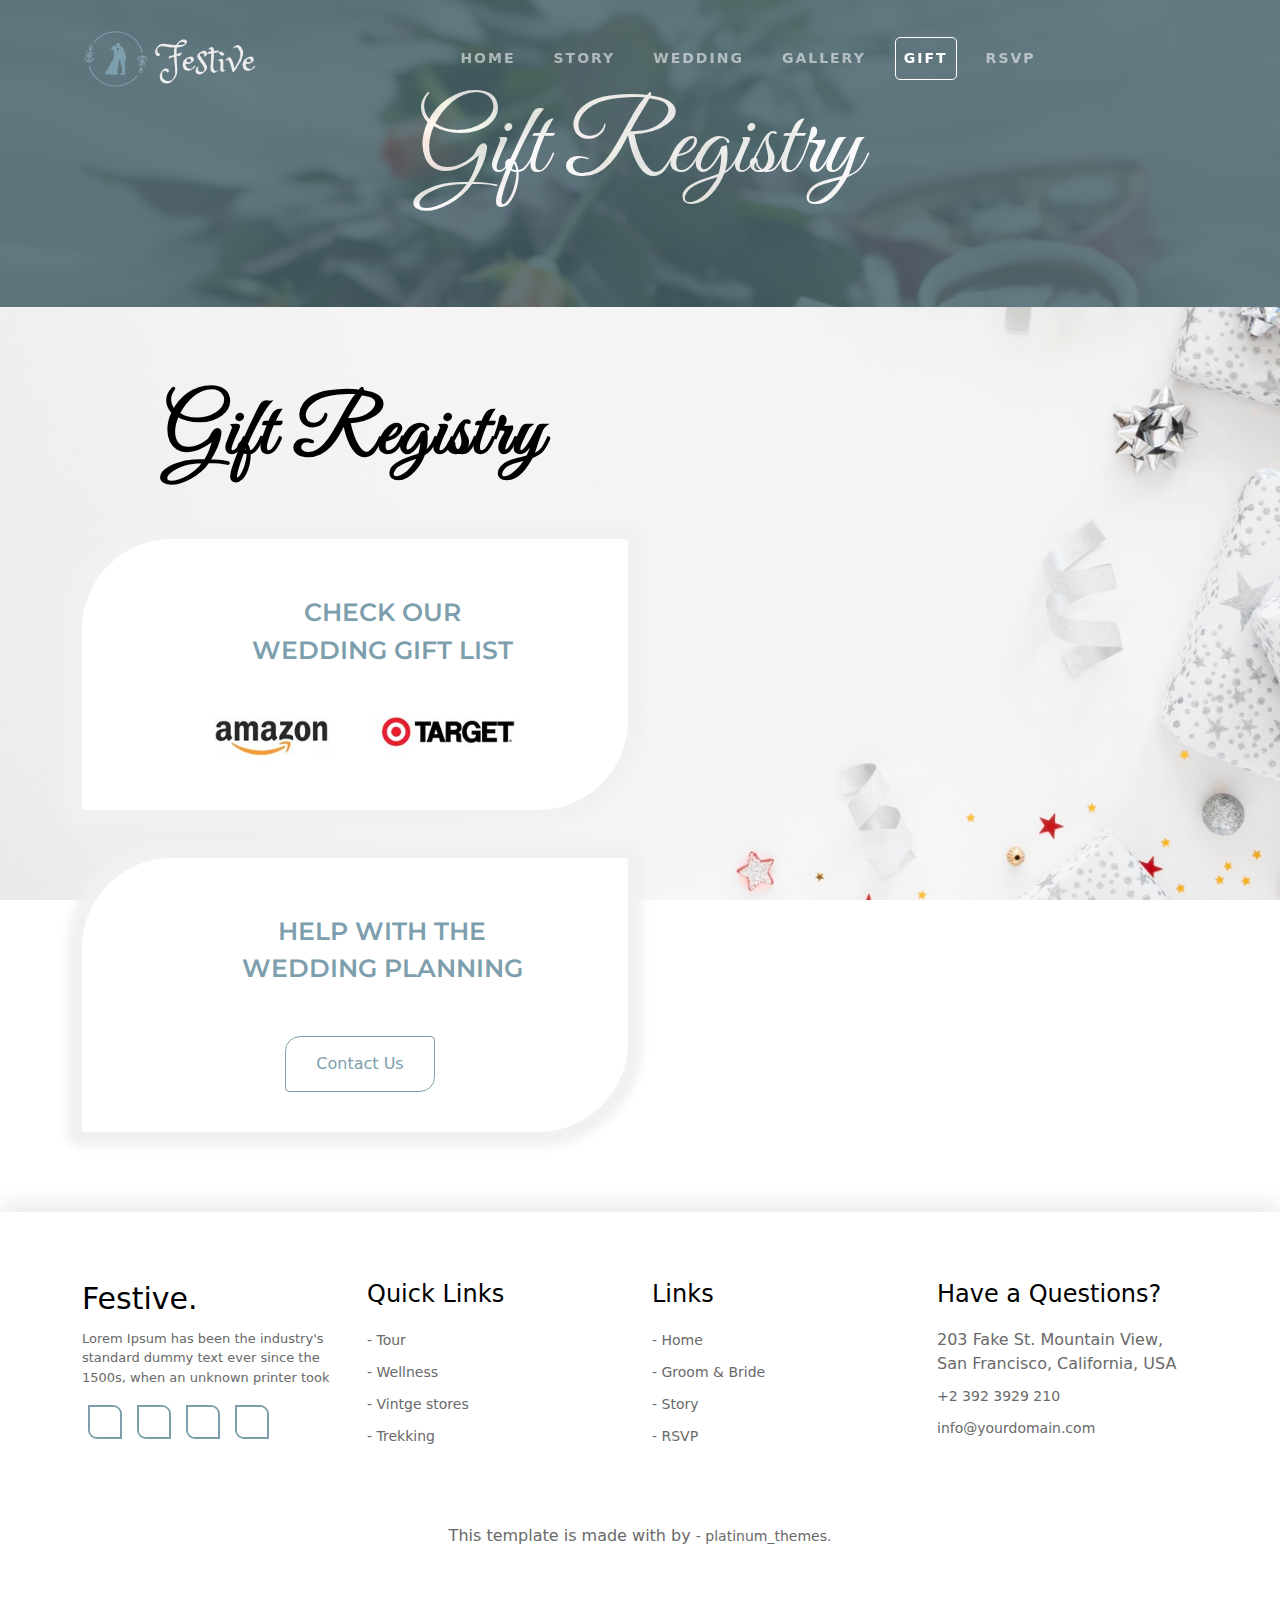
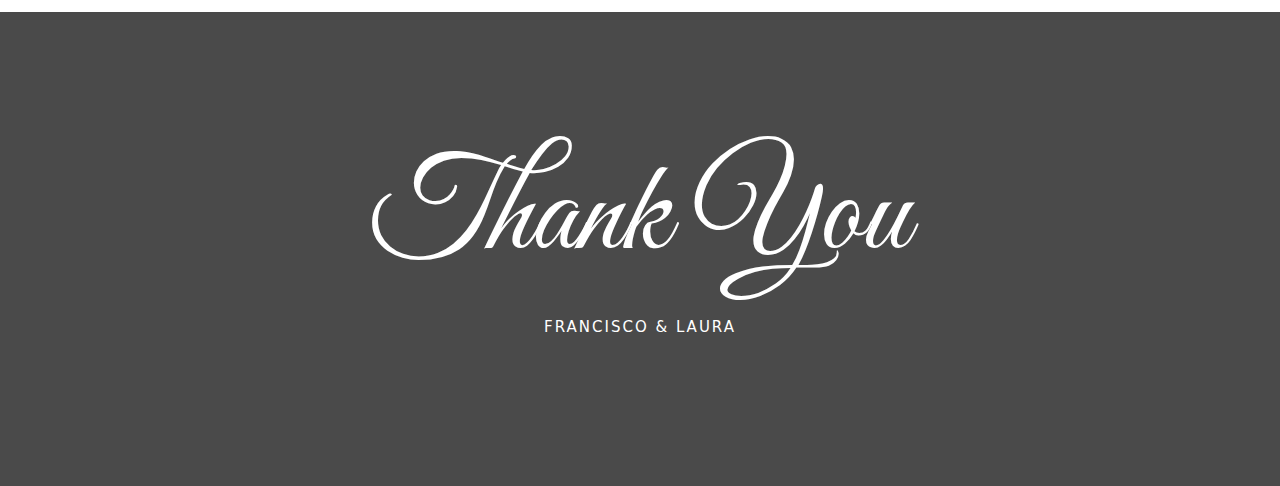
<file: multiple-page/gift.html>
<!-- BEGIN HTML -->
<!DOCTYPE html>
<html lang="en">
    <!-- BEGIN HEAD -->
    <head>
        <!-- BEGIN TITLE -->
        <title>Festive - Responsive Wedding HTML5 & Bootstrap5 Template</title>
        <!-- END TITLE -->
        
         <!-- BEGIN META -->
         <meta charset="UTF-8">
         <meta http-equiv="X-UA-Compatible" content="IE=edge">
         <meta name="viewport" content="width=device-width, initial-scale=1.0">
         <!-- END META -->

         <!-- BEGIN FAVICON -->
            <link rel="icon" type="image/x-icon" href="images/favicon/01.ico">
         <!-- END FAVICON -->

        <!-- BEGIN CSS LINKS -->
            <!-- Font Awesome 6-->
            <link rel="stylesheet" href="https://cdnjs.cloudflare.com/ajax/libs/font-awesome/6.1.1/css/all.min.css" integrity="sha512-KfkfwYDsLkIlwQp6LFnl8zNdLGxu9YAA1QvwINks4PhcElQSvqcyVLLD9aMhXd13uQjoXtEKNosOWaZqXgel0g==" crossorigin="anonymous" referrerpolicy="no-referrer" />
            <!-- Bootstrap 5 CSS-->
            <link rel="stylesheet" href="css/bootstrap5.css">
            <!-- Animate CSS -->
            <link rel="stylesheet" href="css/animate.css">
            <!-- Uikit -->
            <link rel="stylesheet" href="css/uikit.css">
            <!-- Custom CSS -->
            <link rel="stylesheet" href="css/style.css">
        <!-- BEGIN CSS LINKS -->
    </head>
    <!-- END HEAD -->

    <!-- BEGIN BODY -->
    <body>
        <!-- BEGIN HEADER -->
        <nav class="navbar header navbar-expand-lg navbar-dark fixed-top pt-4 pb-3" id="header">
            <div class="container">
                <a class="navbar-brand" href="index.html">
                    <img src="images/header/01.png" alt="Logo" class="img-fluid logo" id="logo">
                </a>

                <button class="navbar-toggler" type="button" data-bs-toggle="collapse" data-bs-target="#navbarNavDropdown" aria-controls="navbarNavDropdown" aria-expanded="false" aria-label="Toggle navigation" id="navbarToggler">
                    <i class="fa fa-bars"></i>
                </button>
                
                <div class="collapse navbar-collapse" id="navbarNavDropdown">
                    <ul class="navbar-nav mx-auto">
                    <li class="nav-item">
                        <a href="index.html" class="nav-link header-link" id="headerLink2" aria-current="page">Home</a>
                    </li>

                    <li class="nav-item">
                        <a href="story.html" class="nav-link header-link" id="headerLink5">Story</a>
                    </li>

                    <li class="nav-item">
                        <a href="wedding.html" class="nav-link header-link" id="headerLink3">Wedding</a>
                    </li>

                    <li class="nav-item">
                        <a href="gallery.html" class="nav-link header-link" id="headerLink4">Gallery</a>
                    </li>

                    <li class="nav-item">
                        <a href="gift.html" class="nav-link active header-link header-link-active" id="headerLinkactive">Gift</a>
                    </li>

                    <li class="nav-item">
                        <a href="rsvp.html" class="nav-link header-link" id="headerLink6">RSVP</a>
                    </li>

                    </ul>
                </div>
            </div>
        </nav>
        <!-- END HEADER -->

        <!-- BEGIN SLIDER -->
        <div class="text-center" id="weddingSection">
            <div class="gift-main-bg">
                <div class="gift-main-bg-overlay">
                    <h2 class="all-bg-header">Gift Registry</h2>
                </div>
            </div>
        </div>
        <!-- END SLIDER -->

        <!-- BEGIN GIFT REGISTRY SECTION -->
        <div id="giftSection">
            <div class="gift-bg">
                <div class="container">
                    <div class="row">
                        <div class="col-12 col-sm-6 col-md-12 col-lg-6">
                            <h1 class="all-title gift-registry-title pb-5">Gift Registry</h1>

                            <div class="card gift-card gift-animation" data-animation="fadeInLeft">
                                <div class="row text-center">
                                    <div class="col-1"></div>
                                    <div class="col-2 p-2">
                                        <i class="fa-solid fa-gift gift-registry-icon"></i>
                                    </div>
                                    <div class="col-7">
                                        <h3 class="gift-registry-card-title">Check our <br> wedding gift list</h3>
                                    </div>
                                </div>
                                <div class="row mt-3 text-center">
                                    <div class="col-2"></div>
                                    <div class="col-4">
                                        <a href="#">
                                            <img src="images/gift/03.jpeg" alt="Gift Registry" class="img-fluid gift-img">
                                        </a>
                                    </div>
                                    <div class="col-4">
                                        <a href="#">
                                            <img src="images/gift/04.jpeg" alt="Gift Registry" class="img-fluid gift-img">
                                        </a>
                                    </div>
                                    <div class="col-2"></div>
                                </div>
                            </div>

                            <div class="card gift-card mt-5 gift-animation" data-animation="fadeInLeft">
                                <div class="row text-center">
                                    <div class="col-1"></div>
                                    <div class="col-2 p-2">
                                        <i class="fa-solid fa-heart gift-registry-icon"></i>
                                    </div>
                                    <div class="col-7">
                                        <h3 class="gift-registry-card-title">Help with the <br> wedding planning</h3>
                                    </div>
                                </div>
                                <div class="row mt-3 text-center">
                                    <div class="col-2"></div>
                                    <div class="col-8">
                                        <button class="btn btn-danger-outline gift-registry-btn mt-4">Contact Us</button>
                                    </div>
                                    <div class="col-2"></div>
                                </div>
                            </div>
                        </div>
                        <div class="col-12 col-sm-6 col-md-12 col-lg-6"></div>
                    </div>
                </div>
            </div>
        </div>
        <!-- END GIFT REGISTRY SECTION -->

        <!-- BEGIN FOOTER SECTION -->
        <footer>
            <div class="footer">
                <div class="container">
                    <div class="row">
                        <div class="col-12 col-sm-6 col-md-12 col-lg-3">
                            <a href="#" class="footer-logo">Festive.</a>
                            <p class="footer-description">Lorem Ipsum has been the industry's standard dummy text ever since the 1500s, when an unknown printer took</p>

                            <ul class="social-icon-ul footer-social-icons">
                                <li class="social-icon-li"><a href="#" class="social-icon-link text-center">
                                    <div class="box">
                                        <span></span>
                                        <span></span>
                                    </div>
                                    <div class="box">
                                            <span><i class="fab fa-facebook-f card-social-icon" aria-hidden="true"></i></span>
                                            <span><i class="fab fa-facebook-f card-social-icon"></i></span>
                                    </div>
                                    </a>
                                </li>
                                <li class="social-icon-li"><a href="#" class="social-icon-link text-center">
                                        <div class="box">
                                            <span></span>
                                            <span></span>
                                        </div>
                                        <div class="box">
                                            <span><i class="fab fa-instagram card-social-icon" aria-hidden="true"></i></span>
                                            <span><i class="fab fa-instagram card-social-icon" aria-hidden="true"></i></span>
                                        </div>
                                    </a>
                                </li>
                                <li class="social-icon-li"><a href="#" class="social-icon-link text-center">
                                        <div class="box">
                                            <span></span>
                                            <span></span>
                                        </div>
                                        <div class="box">
                                            <span><i class="fab fa-twitter card-social-icon" aria-hidden="true"></i></span>
                                            <span><i class="fab fa-twitter card-social-icon" aria-hidden="true"></i></span>
                                        </div>
                                    </a>
                                </li>
        
                                <li class="social-icon-li"><a href="#" class="social-icon-link text-center">
                                        <div class="box">
                                            <span></span>
                                            <span></span>
                                        </div>
                                        <div class="box">
                                            <span><i class="fab fa-pinterest-p card-social-icon" aria-hidden="true"></i></span>
                                            <span><i class="fab fa-pinterest-p card-social-icon" aria-hidden="true"></i></span>
                                        </div>
                                    </a>
                                </li>
                            </ul>
                        </div>

                        <div class="col-12 col-sm-6 col-md-12 col-lg-3 pt-1">
                            <h4 class="footer-links-title">Quick Links</h4>

                            <ul class="footer-link-ul">
                                <li class="footer-link-li">
                                    <a href="#" class="footer-link"> - Tour</a>
                                </li>

                                <li class="footer-link-li">
                                    <a href="#" class="footer-link"> - Wellness</a>
                                </li>

                                <li class="footer-link-li">
                                    <a href="#" class="footer-link"> - Vintge stores</a>
                                </li>

                                <li class="footer-link-li">
                                    <a href="#" class="footer-link"> - Trekking</a>
                                </li>
                            </ul>
                        </div>

                        <div class="col-12 col-sm-6 col-md-12 col-lg-3 pt-1">
                            <h4 class="footer-links-title">Links</h4>

                            <ul class="footer-link-ul">
                                <li class="footer-link-li">
                                    <a href="#" class="footer-link"> - Home</a>
                                </li>

                                <li class="footer-link-li">
                                    <a href="#" class="footer-link"> - Groom & Bride</a>
                                </li>

                                <li class="footer-link-li">
                                    <a href="#" class="footer-link"> - Story</a>
                                </li>

                                <li class="footer-link-li">
                                    <a href="#" class="footer-link"> - RSVP</a>
                                </li>
                            </ul>
                        </div>

                        <div class="col-12 col-sm-6 col-md-12 col-lg-3 pt-1">
                            <h4 class="footer-links-title">Have a Questions?</h4>

                            <ul class="footer-link-ul">
                                <li class="footer-link-li">
                                    <i class="fa-solid fa-location-dot"></i> 203 Fake St. Mountain View, San Francisco, California, USA
                                </li>

                                <li class="footer-link-li">
                                    <a href="#" class="footer-link"><i class="fa-solid fa-phone"></i> +2 392 3929 210</a>
                                </li>

                                <li class="footer-link-li">
                                    <a href="#" class="footer-link"><i class="fa-solid fa-envelope"></i> info@yourdomain.com</a>
                                </li>
                            </ul>
                        </div>
                    </div>

                    <p class="footer-p">This template is made with <i class="fa-solid fa-heart"></i> by <a href="#" class="footer-link"> - platinum_themes.</a></p>
                </div>
            </div>
        </footer>
        <!-- END FOOTER SECTION -->

        <!-- BEGIN IMAGE FOOTER SECTION -->
        <footer>
            <div class="footer-background text-center">
                <div class="footer-bg-overlay">
                    <h1 class="slider-name">Thank You</h1>
                    <p class="footer-code">Francisco & Laura</p>
                </div>
            </div>
        </footer>
        <!-- END IMAGE FOOTER SECTION -->

      <!-- BEGIN BACK TO TOP BUTTON -->
      <button id="backToTop" class="btn btn-dark back-to-top" role="button"><i class="fa-solid fa-arrow-up"></i></button>
      <!-- END BACK TO TOP BUTTON -->
  </body>
  <!-- END BODY -->

  <!-- BEGIN SCRIPT -->
      <!-- jQuery v3.6.0 Script-->
      <script type="text/javascript" src="js/jquery.js"></script>
      <!-- Uikit Script -->
      <script type="text/javascript" src="js/uikit.js"></script>
      <!-- Waypoint Script for scroll animation-->
      <script type="text/javascript" src="js/waypoint.js"></script>
      <!-- Bootstrap 5 Script-->
      <script type="text/javascript" src="js/bootstrap5.js"></script>
      <!-- Custom Script -->
      <script type="text/javascript" src="js/script.js"></script>
  <!-- END SCRIPT -->

</html>
<!-- END HTML -->
</file>
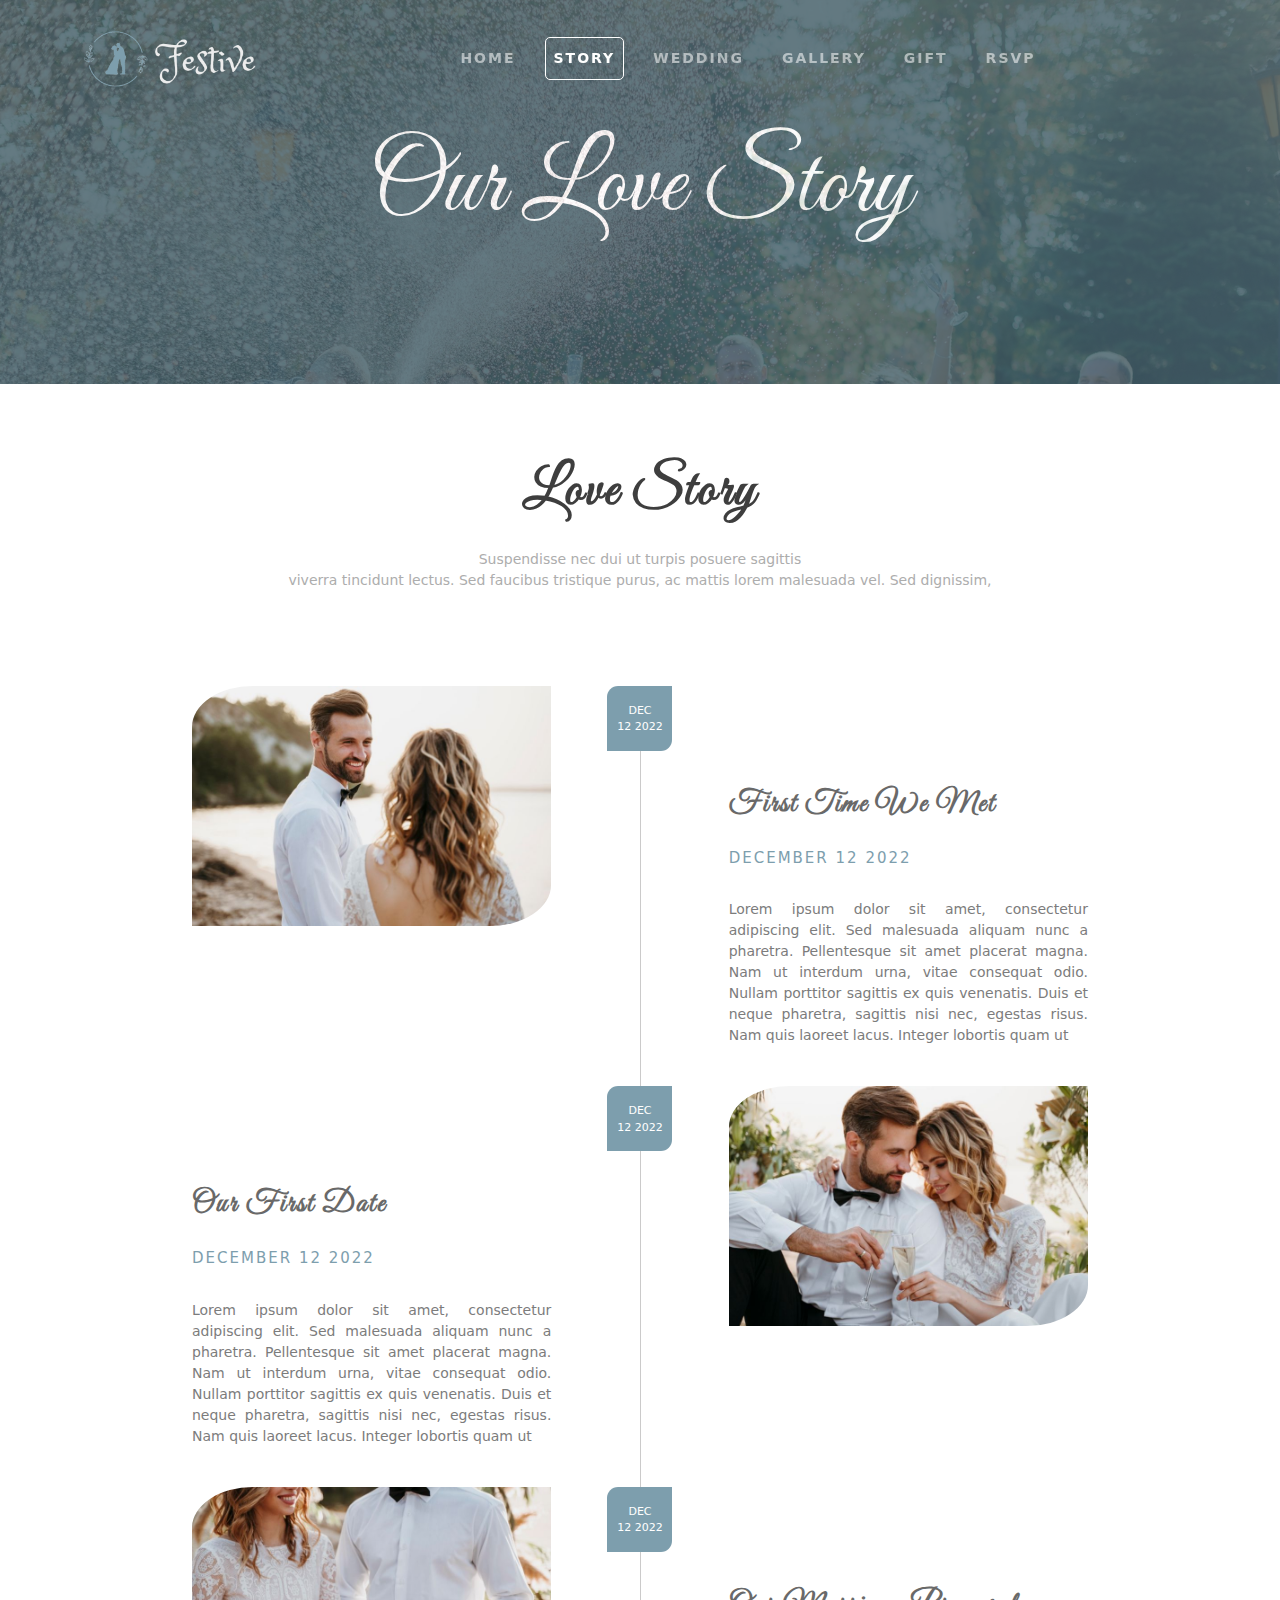
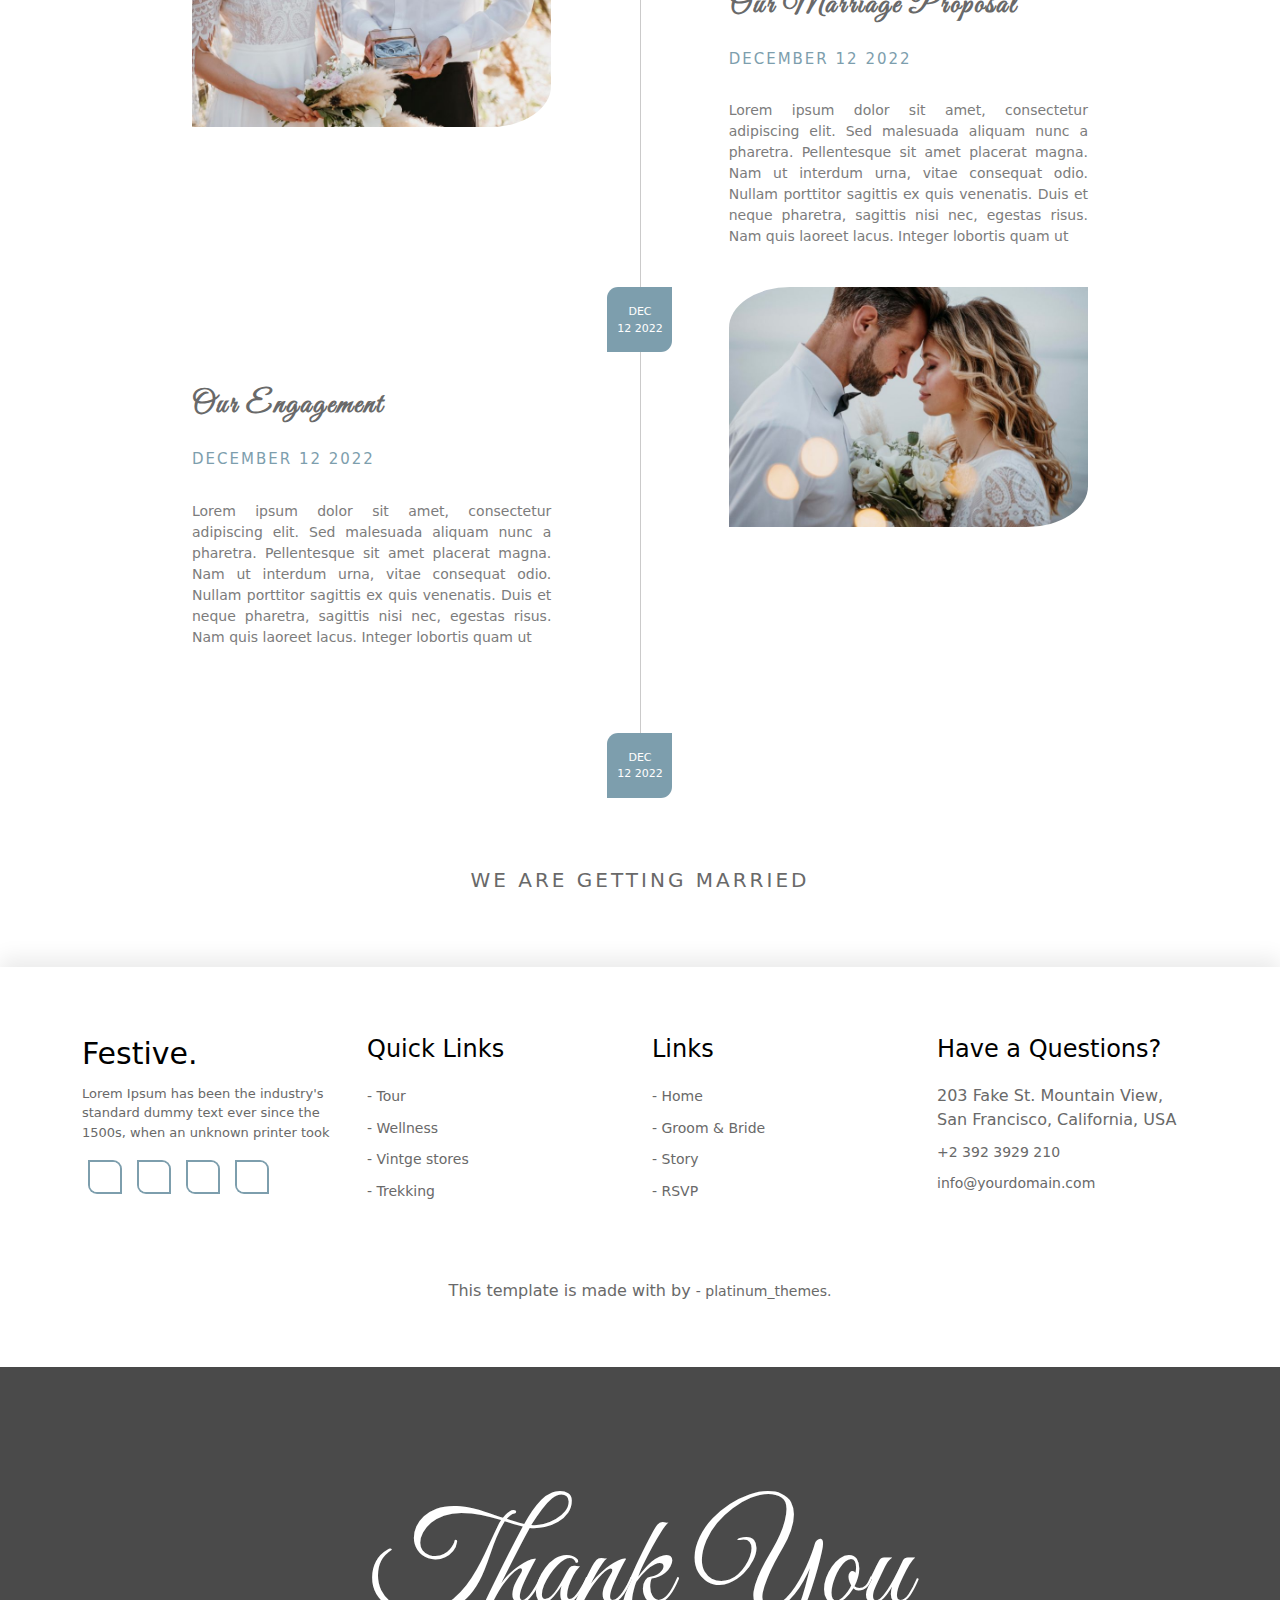
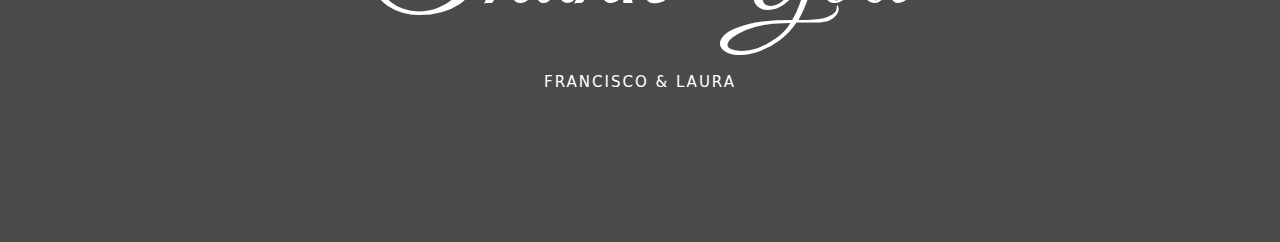
<file: multiple-page/story.html>
<!-- BEGIN HTML -->
<!DOCTYPE html>
<html lang="en">
    <!-- BEGIN HEAD -->
    <head>
        <!-- BEGIN TITLE -->
        <title>Festive - Responsive Wedding HTML5 & Bootstrap5 Template</title>
        <!-- END TITLE -->
        
         <!-- BEGIN META -->
         <meta charset="UTF-8">
         <meta http-equiv="X-UA-Compatible" content="IE=edge">
         <meta name="viewport" content="width=device-width, initial-scale=1.0">
         <!-- END META -->

         <!-- BEGIN FAVICON -->
            <link rel="icon" type="image/x-icon" href="images/favicon/01.ico">
         <!-- END FAVICON -->

        <!-- BEGIN CSS LINKS -->
            <!-- Font Awesome 6-->
            <link rel="stylesheet" href="https://cdnjs.cloudflare.com/ajax/libs/font-awesome/6.1.1/css/all.min.css" integrity="sha512-KfkfwYDsLkIlwQp6LFnl8zNdLGxu9YAA1QvwINks4PhcElQSvqcyVLLD9aMhXd13uQjoXtEKNosOWaZqXgel0g==" crossorigin="anonymous" referrerpolicy="no-referrer" />
            <!-- Bootstrap 5 CSS-->
            <link rel="stylesheet" href="css/bootstrap5.css">
            <!-- Animate CSS -->
            <link rel="stylesheet" href="css/animate.css">
            <!-- Uikit -->
            <link rel="stylesheet" href="css/uikit.css">
            <!-- Custom CSS -->
            <link rel="stylesheet" href="css/style.css">
        <!-- BEGIN CSS LINKS -->
    </head>
    <!-- END HEAD -->

    <!-- BEGIN BODY -->
    <body>
        <!-- BEGIN HEADER -->
        <nav class="navbar header navbar-expand-lg navbar-dark fixed-top pt-4 pb-3" id="header">
            <div class="container">
            <a class="navbar-brand" href="index.html">
                <img src="images/header/01.png" alt="Logo" class="img-fluid logo" id="logo">
            </a>

            <button class="navbar-toggler" type="button" data-bs-toggle="collapse" data-bs-target="#navbarNavDropdown" aria-controls="navbarNavDropdown" aria-expanded="false" aria-label="Toggle navigation" id="navbarToggler">
                <i class="fa fa-bars"></i>
            </button>
            
            <div class="collapse navbar-collapse" id="navbarNavDropdown">
                <ul class="navbar-nav mx-auto">
                <li class="nav-item">
                    <a href="index.html" class="nav-link header-link" id="headerLink2" aria-current="page">Home</a>
                </li>

                <li class="nav-item">
                    <a href="story.html" class="nav-link active header-link header-link-active" id="headerLinkactive">Story</a>
                </li>

                <li class="nav-item">
                    <a href="wedding.html" class="nav-link header-link" id="headerLink3">Wedding</a>
                </li>

                <li class="nav-item">
                    <a href="gallery.html" class="nav-link header-link" id="headerLink4">Gallery</a>
                </li>

                <li class="nav-item">
                    <a href="gift.html" class="nav-link header-link" id="headerLink5">Gift</a>
                </li>

                <li class="nav-item">
                    <a href="rsvp.html" class="nav-link header-link" id="headerLink6">RSVP</a>
                </li>

                </ul>
            </div>

            </div>
        </nav>
        <!-- END HEADER -->

        <!-- BEGIN SLIDER -->
        <div class="text-center" id="weddingSection">
            <div class="story-main-bg">
                <div class="story-main-bg-overlay">
                    <h2 class="all-bg-header">Our Love Story</h2>
                </div>
            </div>
        </div>
        <!-- END SLIDER -->

       <!-- BEGIN STORY SECTION -->
       <div class="container-adj padding-container text-center" id="storySection">
        <h2 class="all-title pb-1">Love Story</h2>
        <p class="all-subtitle">Suspendisse nec dui ut turpis posuere sagittis <br> viverra tincidunt lectus. Sed faucibus tristique purus, ac mattis lorem malesuada vel. Sed dignissim,</p>

        <div class="row story-row animate-box pt-5">
            <div class="col-12 col-sm-6 col-md-12 col-lg-5 timeline-panel" data-animation="zoomIn">
                <img src="images/timeline/02.jpeg" alt="Time Line" class="img-fluid border-top-left-radius border-bottom-right-radius">
            </div>
            
            <div class="col-12 col-sm-12 col-md-12 col-lg-2">
                <div class="timeline-center-date border-top-left-radius border-bottom-right-radius">
                    <p>DEC <br> 12 2022</p>
                </div>
                <div class="timeline-center-line"></div>
            </div>

            <div class="col-12 col-sm-6 col-md-12 col-lg-5 timeline-panel" data-animation="zoomIn">
                <h4 class="timeline-title">First Time We Met</h4>
                <p class="timeline-date">December 12 2022</p>
                <p class="timeline-description">Lorem ipsum dolor sit amet, consectetur adipiscing elit. Sed malesuada aliquam nunc a pharetra. Pellentesque sit amet placerat magna. Nam ut interdum urna, vitae consequat odio. Nullam porttitor sagittis ex quis venenatis. Duis et neque pharetra, sagittis nisi nec, egestas risus. Nam quis laoreet lacus. Integer lobortis quam ut</p>
            </div>
        </div>

        <div class="row story-row animate-box">
            <div class="col-12 col-sm-6 col-md-12 col-lg-5 sm-none timeline-panel" data-animation="zoomIn">
                <h4 class="timeline-title">Our First Date</h4>
                <p class="timeline-date">December 12 2022</p>
                <p class="timeline-description">Lorem ipsum dolor sit amet, consectetur adipiscing elit. Sed malesuada aliquam nunc a pharetra. Pellentesque sit amet placerat magna. Nam ut interdum urna, vitae consequat odio. Nullam porttitor sagittis ex quis venenatis. Duis et neque pharetra, sagittis nisi nec, egestas risus. Nam quis laoreet lacus. Integer lobortis quam ut</p>
            </div>
            
            <div class="col-12 col-sm-12 col-md-12 col-lg-2 sm-none">
                <div class="timeline-center-date border-top-left-radius border-bottom-right-radius">
                    <p>DEC <br> 12 2022</p>
                </div>
                <div class="timeline-center-line"></div>
            </div>

            <div class="col-12 col-sm-6 col-md-12 col-lg-5 timeline-panel" data-animation="zoomIn">
                <img src="images/timeline/03.jpeg" alt="Time Line" class="img-fluid border-top-left-radius border-bottom-right-radius">
            </div>

            <div class="col-12 col-sm-12 col-md-12 col-lg-2 lg-none sm-visible">
                <div class="timeline-center-date border-top-left-radius border-bottom-right-radius">
                    <p>DEC <br> 12 2022</p>
                </div>
                <div class="timeline-center-line"></div>
            </div>

            <div class="col-12 col-sm-6 col-md-12 col-lg-5 lg-none sm-visible timeline-panel" data-animation="zoomIn">
                <h4 class="timeline-title">Our First Date</h4>
                <p class="timeline-date">December 12 2022</p>
                <p class="timeline-description">Lorem ipsum dolor sit amet, consectetur adipiscing elit. Sed malesuada aliquam nunc a pharetra. Pellentesque sit amet placerat magna. Nam ut interdum urna, vitae consequat odio. Nullam porttitor sagittis ex quis venenatis. Duis et neque pharetra, sagittis nisi nec, egestas risus. Nam quis laoreet lacus. Integer lobortis quam ut</p>
            </div>
        </div>

        <div class="row story-row animate-box">
            <div class="col-12 col-sm-6 col-md-12 col-lg-5 timeline-panel" data-animation="zoomIn">
                <img src="images/timeline/04.jpeg" alt="Time Line" class="img-fluid border-top-left-radius border-bottom-right-radius">
            </div>
            
            <div class="col-12 col-sm-12 col-md-12 col-lg-2">
                <div class="timeline-center-date border-top-left-radius border-bottom-right-radius">
                    <p>DEC <br> 12 2022</p>
                </div>
                <div class="timeline-center-line"></div>
            </div>

            <div class="col-12 col-sm-6 col-md-12 col-lg-5 timeline-panel" data-animation="zoomIn">
                <h4 class="timeline-title">Our Marriage Proposal</h4>
                <p class="timeline-date">December 12 2022</p>
                <p class="timeline-description">Lorem ipsum dolor sit amet, consectetur adipiscing elit. Sed malesuada aliquam nunc a pharetra. Pellentesque sit amet placerat magna. Nam ut interdum urna, vitae consequat odio. Nullam porttitor sagittis ex quis venenatis. Duis et neque pharetra, sagittis nisi nec, egestas risus. Nam quis laoreet lacus. Integer lobortis quam ut</p>
            </div>
        </div>

        <div class="row story-row animate-box">
            <div class="col-12 col-sm-6 col-md-12 col-lg-5 sm-none lg-visible timeline-panel" data-animation="zoomIn">
                <h4 class="timeline-title">Our Engagement</h4>
                <p class="timeline-date">December 12 2022</p>
                <p class="timeline-description">Lorem ipsum dolor sit amet, consectetur adipiscing elit. Sed malesuada aliquam nunc a pharetra. Pellentesque sit amet placerat magna. Nam ut interdum urna, vitae consequat odio. Nullam porttitor sagittis ex quis venenatis. Duis et neque pharetra, sagittis nisi nec, egestas risus. Nam quis laoreet lacus. Integer lobortis quam ut</p>
            </div>
            
            <div class="col-12 col-sm-12 col-md-12 col-lg-2 sm-none lg-visible">
                <div class="timeline-center-date border-top-left-radius border-bottom-right-radius">
                    <p>DEC <br> 12 2022</p>
                </div>
                <div class="timeline-center-line"></div>
                <div class="timeline-center-date border-top-left-radius border-bottom-right-radius timeline-center-last-date">
                    <p>DEC <br> 12 2022</p>
                </div>
            </div>

            <div class="col-12 col-sm-6 col-md-12 col-lg-5 timeline-panel" data-animation="zoomIn">
                <img src="images/timeline/05.jpeg" alt="Time Line" class="img-fluid border-top-left-radius border-bottom-right-radius">
            </div>

            <div class="col-12 col-sm-12 col-md-12 col-lg-2 sm-visible lg-none">
                <div class="timeline-center-date border-top-left-radius border-bottom-right-radius">
                    <p>DEC <br> 12 2022</p>
                </div>
                <div class="timeline-center-line"></div>
            </div>

            <div class="col-12 col-sm-6 col-md-12 col-lg-5 sm-visible lg-none timeline-panel" data-animation="zoomIn">
                <h4 class="timeline-title">Our Engagement</h4>
                <p class="timeline-date">December 12 2022</p>
                <p class="timeline-description">Lorem ipsum dolor sit amet, consectetur adipiscing elit. Sed malesuada aliquam nunc a pharetra. Pellentesque sit amet placerat magna. Nam ut interdum urna, vitae consequat odio. Nullam porttitor sagittis ex quis venenatis. Duis et neque pharetra, sagittis nisi nec, egestas risus. Nam quis laoreet lacus. Integer lobortis quam ut</p>
            </div>
        </div>

        <div class="padding-container sm-none"></div>
        <div class="padding-container sm-none"></div>

        <h5 class="time-line-bottom">WE ARE GETTING MARRIED</h5>
    </div>
    <!-- END STORY SECTION -->

        <div class="padding-container"></div>

        <!-- BEGIN FOOTER SECTION -->
        <footer>
            <div class="footer">
                <div class="container">
                    <div class="row">
                        <div class="col-12 col-sm-6 col-md-12 col-lg-3">
                            <a href="#" class="footer-logo">Festive.</a>
                            <p class="footer-description">Lorem Ipsum has been the industry's standard dummy text ever since the 1500s, when an unknown printer took</p>

                            <ul class="social-icon-ul footer-social-icons">
                                <li class="social-icon-li"><a href="#" class="social-icon-link text-center">
                                    <div class="box">
                                        <span></span>
                                        <span></span>
                                    </div>
                                    <div class="box">
                                            <span><i class="fab fa-facebook-f card-social-icon" aria-hidden="true"></i></span>
                                            <span><i class="fab fa-facebook-f card-social-icon"></i></span>
                                    </div>
                                    </a>
                                </li>
                                <li class="social-icon-li"><a href="#" class="social-icon-link text-center">
                                        <div class="box">
                                            <span></span>
                                            <span></span>
                                        </div>
                                        <div class="box">
                                            <span><i class="fab fa-instagram card-social-icon" aria-hidden="true"></i></span>
                                            <span><i class="fab fa-instagram card-social-icon" aria-hidden="true"></i></span>
                                        </div>
                                    </a>
                                </li>
                                <li class="social-icon-li"><a href="#" class="social-icon-link text-center">
                                        <div class="box">
                                            <span></span>
                                            <span></span>
                                        </div>
                                        <div class="box">
                                            <span><i class="fab fa-twitter card-social-icon" aria-hidden="true"></i></span>
                                            <span><i class="fab fa-twitter card-social-icon" aria-hidden="true"></i></span>
                                        </div>
                                    </a>
                                </li>
        
                                <li class="social-icon-li"><a href="#" class="social-icon-link text-center">
                                        <div class="box">
                                            <span></span>
                                            <span></span>
                                        </div>
                                        <div class="box">
                                            <span><i class="fab fa-pinterest-p card-social-icon" aria-hidden="true"></i></span>
                                            <span><i class="fab fa-pinterest-p card-social-icon" aria-hidden="true"></i></span>
                                        </div>
                                    </a>
                                </li>
                            </ul>
                        </div>

                        <div class="col-12 col-sm-6 col-md-12 col-lg-3 pt-1">
                            <h4 class="footer-links-title">Quick Links</h4>

                            <ul class="footer-link-ul">
                                <li class="footer-link-li">
                                    <a href="#" class="footer-link"> - Tour</a>
                                </li>

                                <li class="footer-link-li">
                                    <a href="#" class="footer-link"> - Wellness</a>
                                </li>

                                <li class="footer-link-li">
                                    <a href="#" class="footer-link"> - Vintge stores</a>
                                </li>

                                <li class="footer-link-li">
                                    <a href="#" class="footer-link"> - Trekking</a>
                                </li>
                            </ul>
                        </div>

                        <div class="col-12 col-sm-6 col-md-12 col-lg-3 pt-1">
                            <h4 class="footer-links-title">Links</h4>

                            <ul class="footer-link-ul">
                                <li class="footer-link-li">
                                    <a href="#" class="footer-link"> - Home</a>
                                </li>

                                <li class="footer-link-li">
                                    <a href="#" class="footer-link"> - Groom & Bride</a>
                                </li>

                                <li class="footer-link-li">
                                    <a href="#" class="footer-link"> - Story</a>
                                </li>

                                <li class="footer-link-li">
                                    <a href="#" class="footer-link"> - RSVP</a>
                                </li>
                            </ul>
                        </div>

                        <div class="col-12 col-sm-6 col-md-12 col-lg-3 pt-1">
                            <h4 class="footer-links-title">Have a Questions?</h4>

                            <ul class="footer-link-ul">
                                <li class="footer-link-li">
                                    <i class="fa-solid fa-location-dot"></i> 203 Fake St. Mountain View, San Francisco, California, USA
                                </li>

                                <li class="footer-link-li">
                                    <a href="#" class="footer-link"><i class="fa-solid fa-phone"></i> +2 392 3929 210</a>
                                </li>

                                <li class="footer-link-li">
                                    <a href="#" class="footer-link"><i class="fa-solid fa-envelope"></i> info@yourdomain.com</a>
                                </li>
                            </ul>
                        </div>
                    </div>

                    <p class="footer-p">This template is made with <i class="fa-solid fa-heart"></i> by <a href="#" class="footer-link"> - platinum_themes.</a></p>
                </div>
            </div>
        </footer>
        <!-- END FOOTER SECTION -->

        <!-- BEGIN IMAGE FOOTER SECTION -->
        <footer>
            <div class="footer-background text-center">
                <div class="footer-bg-overlay">
                    <h1 class="slider-name">Thank You</h1>
                    <p class="footer-code">Francisco & Laura</p>
                </div>
            </div>
        </footer>
        <!-- END IMAGE FOOTER SECTION -->

        <!-- BEGIN BACK TO TOP BUTTON -->
        <button id="backToTop" class="btn btn-dark back-to-top" role="button"><i class="fa-solid fa-arrow-up"></i></button>
        <!-- END BACK TO TOP BUTTON -->
    </body>
    <!-- END BODY -->

    <!-- BEGIN SCRIPT -->
    <!-- jQuery v3.6.0 Script-->
    <script type="text/javascript" src="js/jquery.js"></script>
    <!-- Uikit Script -->
    <script type="text/javascript" src="js/uikit.js"></script>
    <!-- Waypoint Script for scroll animation-->
    <script type="text/javascript" src="js/waypoint.js"></script>
    <!-- Bootstrap 5 Script-->
    <script type="text/javascript" src="js/bootstrap5.js"></script>
    <!-- Custom Script -->
    <script type="text/javascript" src="js/script.js"></script>
<!-- END SCRIPT -->

</html>
<!-- END HTML -->
</file>
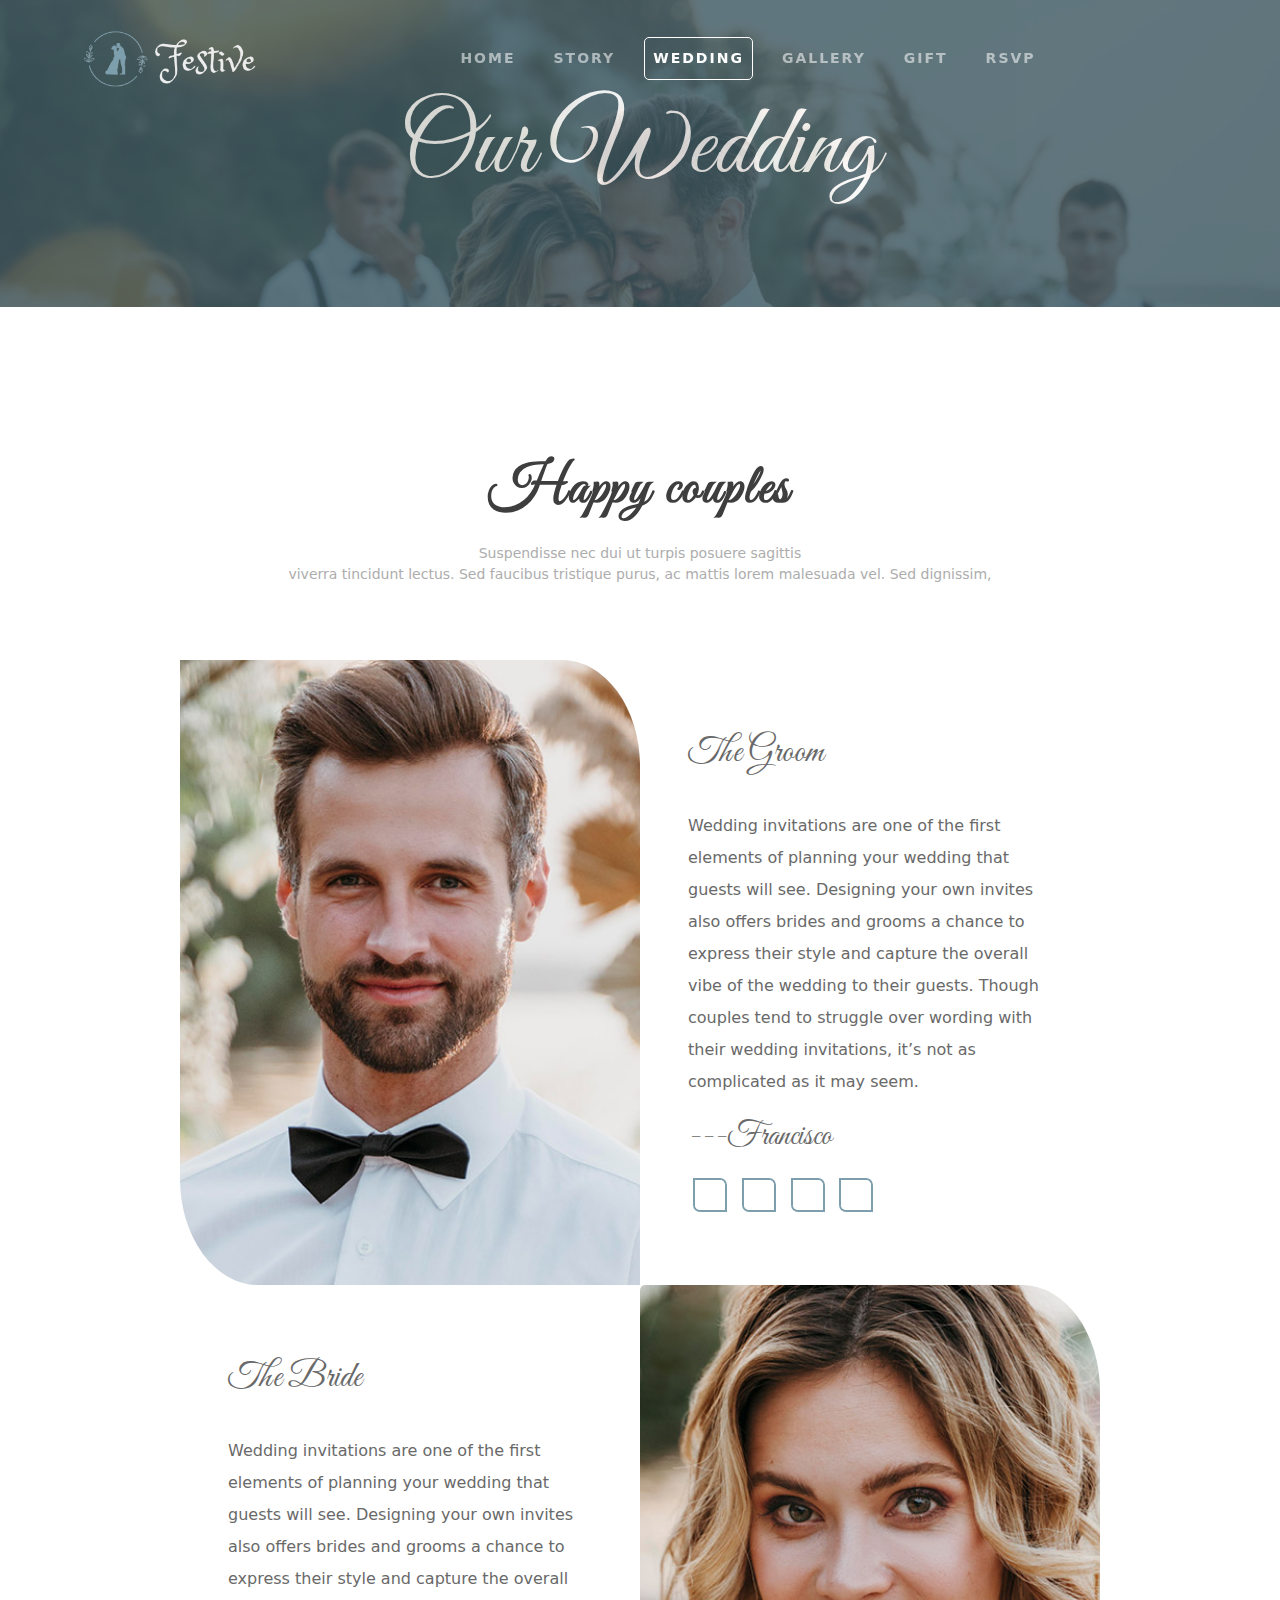
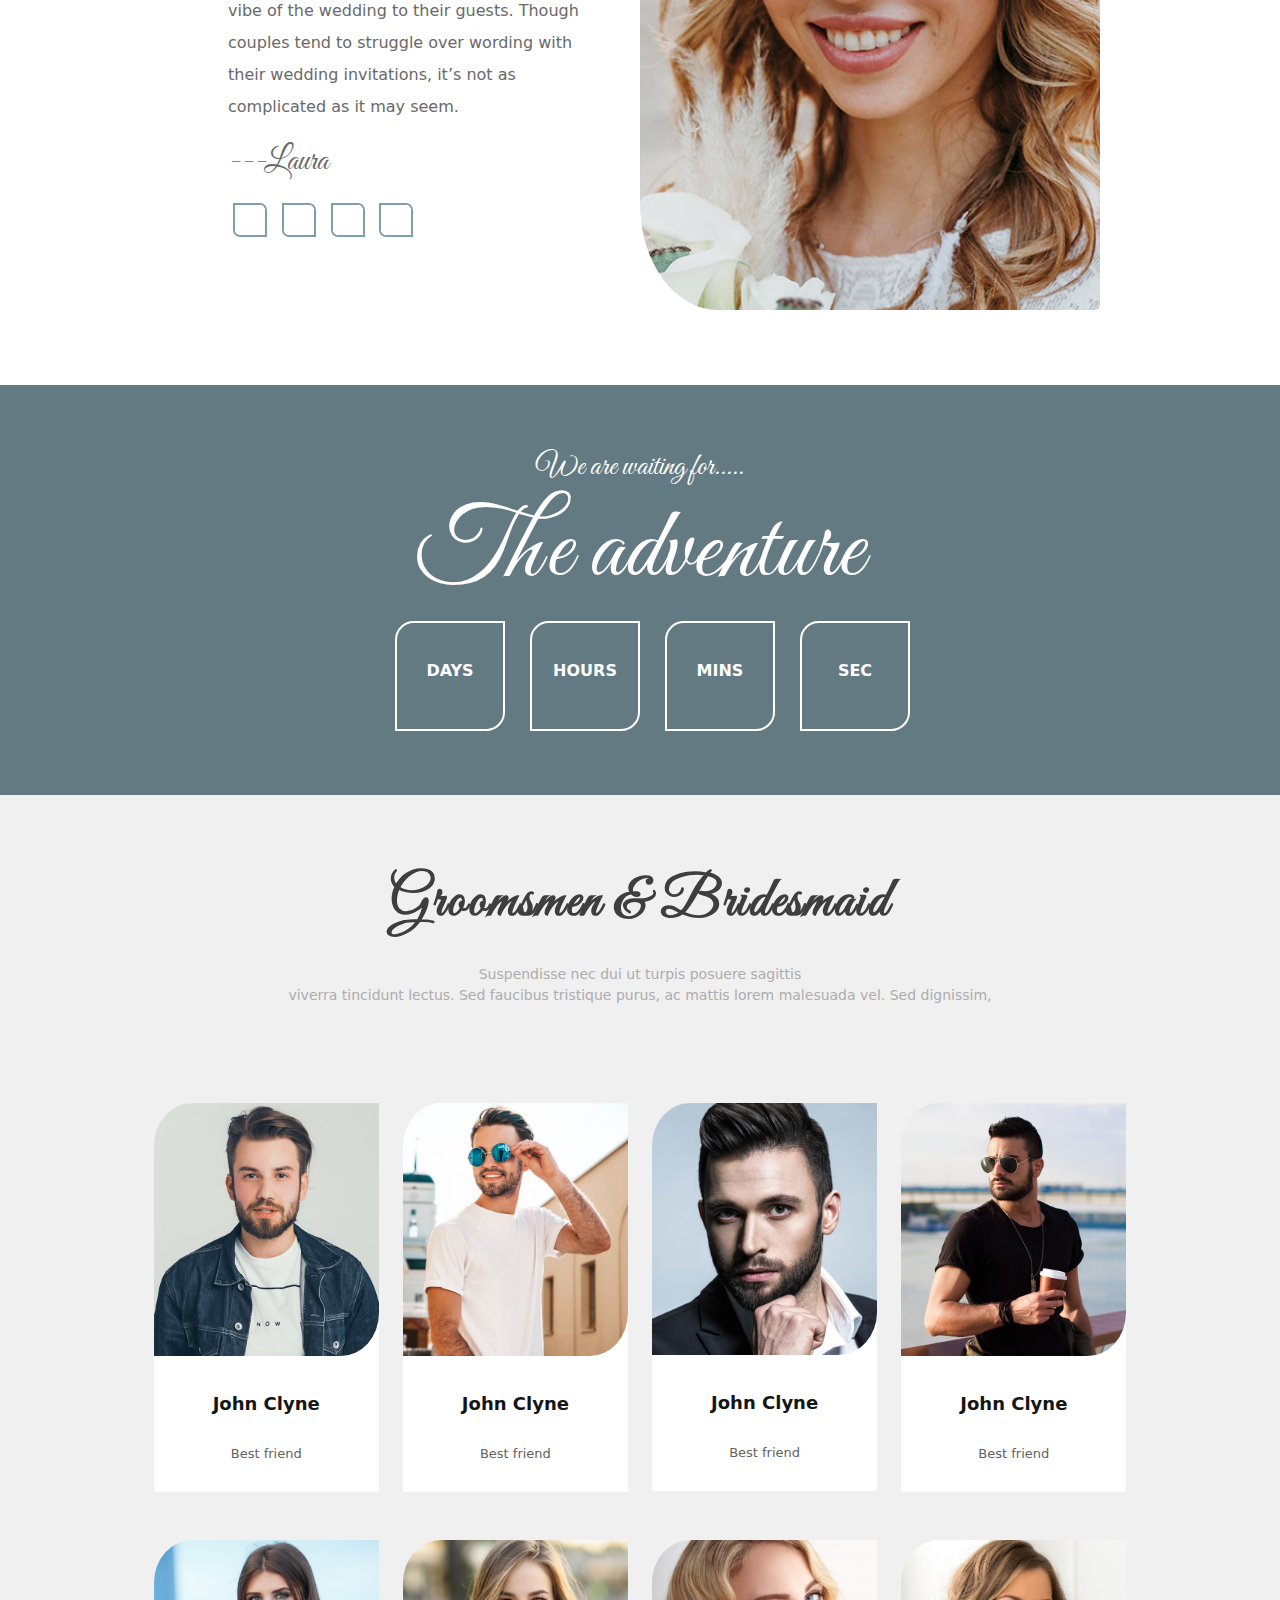
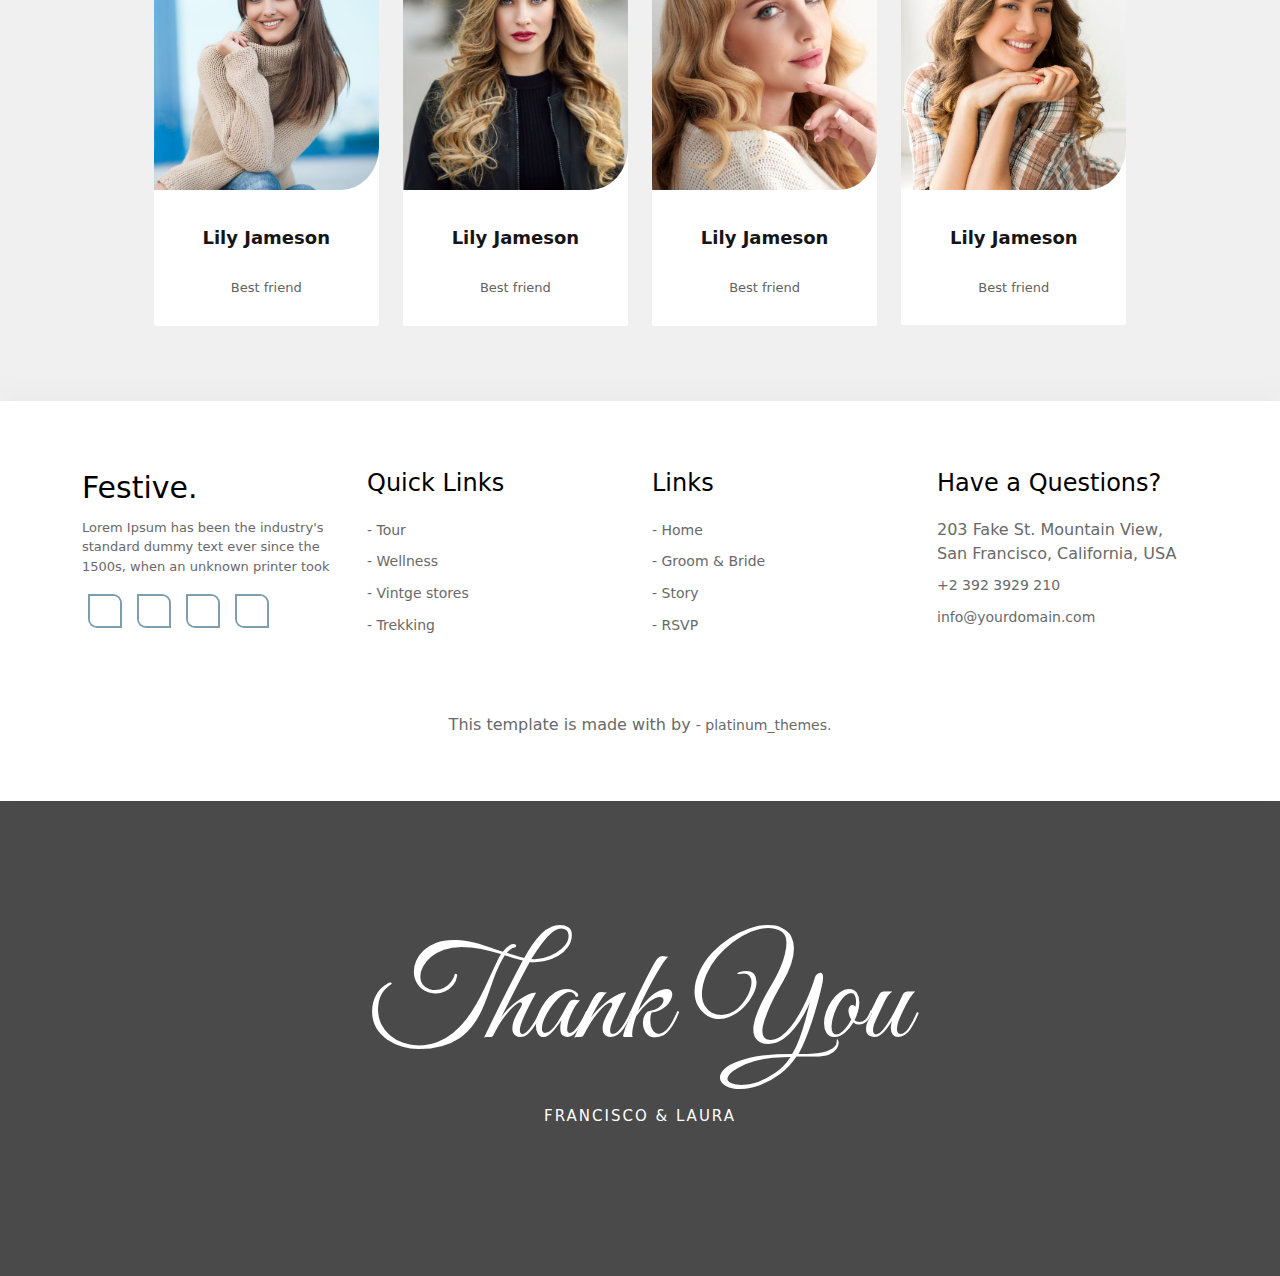
<file: multiple-page/wedding.html>
<!-- BEGIN HTML -->
<!DOCTYPE html>
<html lang="en">
    <!-- BEGIN HEAD -->
    <head>
        <!-- BEGIN TITLE -->
        <title>Festive - Responsive Wedding HTML5 & Bootstrap5 Template</title>
        <!-- END TITLE -->
        
         <!-- BEGIN META -->
         <meta charset="UTF-8">
         <meta http-equiv="X-UA-Compatible" content="IE=edge">
         <meta name="viewport" content="width=device-width, initial-scale=1.0">
         <!-- END META -->

         <!-- BEGIN FAVICON -->
            <link rel="icon" type="image/x-icon" href="images/favicon/01.ico">
         <!-- END FAVICON -->

        <!-- BEGIN CSS LINKS -->
            <!-- Font Awesome 6-->
            <link rel="stylesheet" href="https://cdnjs.cloudflare.com/ajax/libs/font-awesome/6.1.1/css/all.min.css" integrity="sha512-KfkfwYDsLkIlwQp6LFnl8zNdLGxu9YAA1QvwINks4PhcElQSvqcyVLLD9aMhXd13uQjoXtEKNosOWaZqXgel0g==" crossorigin="anonymous" referrerpolicy="no-referrer" />
            <!-- Bootstrap 5 CSS-->
            <link rel="stylesheet" href="css/bootstrap5.css">
            <!-- Animate CSS -->
            <link rel="stylesheet" href="css/animate.css">
            <!-- Uikit -->
            <link rel="stylesheet" href="css/uikit.css">
            <!-- Custom CSS -->
            <link rel="stylesheet" href="css/style.css">
        <!-- BEGIN CSS LINKS -->
    </head>
    <!-- END HEAD -->

    <!-- BEGIN BODY -->
    <body>
        <!-- BEGIN HEADER -->
        <nav class="navbar header navbar-expand-lg navbar-dark fixed-top pt-4 pb-3" id="header">
            <div class="container">
            <a class="navbar-brand" href="index.html">
                <img src="images/header/01.png" alt="Logo" class="img-fluid logo" id="logo">
            </a>
            <button class="navbar-toggler" type="button" data-bs-toggle="collapse" data-bs-target="#navbarNavDropdown" aria-controls="navbarNavDropdown" aria-expanded="false" aria-label="Toggle navigation" id="navbarToggler">
                <i class="fa fa-bars"></i>
            </button>
            
            <div class="collapse navbar-collapse" id="navbarNavDropdown">
                <ul class="navbar-nav mx-auto">
                <li class="nav-item">
                    <a href="index.html" class="nav-link header-link" id="headerLink2" aria-current="page">Home</a>
                </li>

                <li class="nav-item">
                    <a href="story.html" class="nav-link header-link" id="headerLink3">Story</a>
                </li>

                <li class="nav-item">
                    <a href="wedding.html" class="nav-link active header-link header-link-active" id="headerLinkactive">Wedding</a>
                </li>

                <li class="nav-item">
                    <a href="gallery.html" class="nav-link header-link" id="headerLink4">Gallery</a>
                </li>

                <li class="nav-item">
                    <a href="gift.html" class="nav-link header-link" id="headerLink5">Gift</a>
                </li>

                <li class="nav-item">
                    <a href="rsvp.html" class="nav-link header-link" id="headerLink6">RSVP</a>
                </li>

                </ul>
            </div>

            </div>
        </nav>
        <!-- END HEADER -->

        <!-- BEGIN SLIDER -->
        <div class="text-center" id="weddingSection">
            <div class="wedding-main-bg">
                <div class="wedding-main-bg-overlay">
                    <h2 class="all-bg-header">Our Wedding</h2>
                </div>
            </div>
        </div>
        <!-- END SLIDER -->

        <div class="padding-container" id="homeSection"></div>

        <!-- BEGIN HAPPY COUPLES SECTION -->
        <div class="padding-container" id="homeSection"></div>
        <div class="container-adj couples">
            <h2 class="all-title text-center">Happy couples</h2>
            <p class="all-subtitle">Suspendisse nec dui ut turpis posuere sagittis <br> viverra tincidunt lectus. Sed faucibus tristique purus, ac mattis lorem malesuada vel. Sed dignissim,</p>

            <div class="card couples-card mt-5">
                <div class="row groom-row">
                    <div class="col-12 col-sm-6 col-md-12 col-lg-6 groom-col">
                        <div class="groom-main couples-img border-top-right-radius border-bottom-left-radius">
                            <div class="groom-overlay border-top-right-radius border-bottom-left-radius">
                                <h1 class="couples-overlay-name text-center">Francisco Fredricksen</h1>
                            </div>
                        </div>
                    </div>
                    <div class="col-12 col-sm-6 col-md-12 col-lg-6 couples-row">
                    <div class="couples-animation" data-animation="fadeInRight">
                        <h4 class="card-title pt-4">The Groom</h4>

                        <p class="couples-card-description pt-3">Wedding invitations are one of the first elements of planning your wedding that guests will see. Designing your own invites also offers brides and grooms a chance to express their style and capture the overall vibe of the wedding to their guests. Though couples tend to struggle over wording with their wedding invitations, it’s not as complicated as it may seem.</p>

                        <h2 class="couples-sign">---Francisco</h2>

                        <div class="row mt-4">
                            <ul class="social-icon-ul card-social-icon">
                            <li class="social-icon-li"><a href="#" class="social-icon-link text-center border-top-right-radius border-bottom-left-radius">
                                    <div class="box">
                                        <span></span>
                                        <span></span>
                                    </div>
                                    <div class="box">
                                        <span><i class="fab fa-facebook-f card-social-icon" aria-hidden="true"></i></span>
                                        <span><i class="fab fa-facebook-f card-social-icon"></i></span>
                                    </div>
                                </a>
                            </li>
                            <li class="social-icon-li"><a href="#" class="social-icon-link text-center border-top-right-radius border-bottom-left-radius">
                                    <div class="box">
                                        <span></span>
                                        <span></span>
                                    </div>
                                    <div class="box">
                                        <span><i class="fab fa-instagram card-social-icon" aria-hidden="true"></i></span>
                                        <span><i class="fab fa-instagram card-social-icon" aria-hidden="true"></i></span>
                                    </div>
                                </a>
                            </li>
                            <li class="social-icon-li"><a href="#" class="social-icon-link text-center border-top-right-radius border-bottom-left-radius">
                                    <div class="box">
                                        <span></span>
                                        <span></span>
                                    </div>
                                    <div class="box">
                                        <span><i class="fab fa-twitter card-social-icon" aria-hidden="true"></i></span>
                                        <span><i class="fab fa-twitter card-social-icon" aria-hidden="true"></i></span>
                                    </div>
                                </a>
                            </li>
        
                            <li class="social-icon-li"><a href="#" class="social-icon-link text-center border-top-right-radius border-bottom-left-radius">
                                    <div class="box">
                                        <span></span>
                                        <span></span>
                                    </div>
                                    <div class="box">
                                        <span><i class="fab fa-pinterest-p card-social-icon" aria-hidden="true"></i></span>
                                        <span><i class="fab fa-pinterest-p card-social-icon" aria-hidden="true"></i></span>
                                    </div>
                                </a>
                            </li>
                        </ul>
                        </div>
                        </div>
                    </div>  
                </div>

                <div class="row bride-row">
                    <div class="col-12 col-sm-6 col-md-12 col-lg-6 bride-col sm-visible lg-none">
                        <div class="bride-main couples-img border-top-right-radius border-bottom-left-radius">
                            <div class="bride-overlay border-top-right-radius border-bottom-left-radius">
                                <h1 class="couples-overlay-name text-center">Laura Moorey</h1>
                            </div>
                        </div>
                    </div>

                    <div class="col-12 col-sm-6 col-md-12 col-lg-6 couples-row">
                        <div class="couples-animation" data-animation="fadeInLeft">
                            <h4 class="card-title pt-4">The Bride</h4>

                        <p class="couples-card-description pt-3">Wedding invitations are one of the first elements of planning your wedding that guests will see. Designing your own invites also offers brides and grooms a chance to express their style and capture the overall vibe of the wedding to their guests. Though couples tend to struggle over wording with their wedding invitations, it’s not as complicated as it may seem.</p>

                        <h2 class="couples-sign">---Laura</h2>

                        <div class="row mt-4">
                            <ul class="social-icon-ul card-social-icon">
                            <li class="social-icon-li"><a href="#" class="social-icon-link text-center border-top-right-radius border-bottom-left-radius">
                                    <div class="box">
                                        <span></span>
                                        <span></span>
                                    </div>
                                    <div class="box">
                                        <span><i class="fab fa-facebook-f card-social-icon" aria-hidden="true"></i></span>
                                        <span><i class="fab fa-facebook-f card-social-icon"></i></span>
                                    </div>
                                </a>
                            </li>
                            <li class="social-icon-li"><a href="#" class="social-icon-link text-center border-top-right-radius border-bottom-left-radius">
                                    <div class="box">
                                        <span></span>
                                        <span></span>
                                    </div>
                                    <div class="box">
                                        <span><i class="fab fa-instagram card-social-icon" aria-hidden="true"></i></span>
                                        <span><i class="fab fa-instagram card-social-icon" aria-hidden="true"></i></span>
                                    </div>
                                </a>
                            </li>
                            <li class="social-icon-li"><a href="#" class="social-icon-link text-center border-top-right-radius border-bottom-left-radius">
                                    <div class="box">
                                        <span></span>
                                        <span></span>
                                    </div>
                                    <div class="box">
                                        <span><i class="fab fa-twitter card-social-icon" aria-hidden="true"></i></span>
                                        <span><i class="fab fa-twitter card-social-icon" aria-hidden="true"></i></span>
                                    </div>
                                </a>
                            </li>
        
                            <li class="social-icon-li"><a href="#" class="social-icon-link text-center border-top-right-radius border-bottom-left-radius">
                                    <div class="box">
                                        <span></span>
                                        <span></span>
                                    </div>
                                    <div class="box">
                                        <span><i class="fab fa-pinterest-p card-social-icon" aria-hidden="true"></i></span>
                                        <span><i class="fab fa-pinterest-p card-social-icon" aria-hidden="true"></i></span>
                                    </div>
                                </a>
                            </li>
                        </ul>
                        </div>
                        </div>
                    </div>
                    <div class="col-12 col-sm-6 col-md-6 col-lg-6 bride-col sm-none lg-visible">
                        <div class="bride-main couples-img border-top-right-radius border-bottom-left-radius">
                            <div class="bride-overlay border-top-right-radius border-bottom-left-radius">
                                <h1 class="couples-overlay-name text-center">Laura Moorey</h1>
                            </div>
                        </div>
                    </div>
                </div>
            </div>
        </div>
        <!-- END HAPPY COUPLES SECTION -->

        <!-- BEGIN ADVENTURE SECTION -->
        <div class="padding-container">
            <div class="countdown-bg text-center">
                <div class="countdownbg-overlay">
                    <div class="first-count">
                        <h5>We are waiting for.....</h5>
                        <h1>The adventure</h1>
                    </div>

                    <div class="secont-count container time-container">
                        <div class="row home-timer-row">
                            <div class="countdown-div border-top-left-radius border-bottom-right-radius">
                            <li class="timer"><span class="timer-span days"></span>days</li>
                            </div>
        
                            <div class="countdown-div border-top-left-radius border-bottom-right-radius">
                            <li class="timer"><span class="timer-span hours"></span>Hours</li>
                            </div>
                            
                            <div class="countdown-div border-top-left-radius border-bottom-right-radius">
                            <li class="timer"><span class="timer-span minutes"></span>Mins</li>
                            </div>
                            
                            <div class="countdown-div border-top-left-radius border-bottom-right-radius">
                            <li class="timer"><span class="timer-span seconds"></span>Sec</li>
                            </div>
                        </div>
                    </div>
                </div>
            </div>
        </div>
        <!-- BEGIN ADVENTURE SECTION -->

        <!-- BEGIN GROOMSMEN & BRIDESMAID SECTION -->
        <div class="friends-container padding-container text-center groom-bride-friends-bg">
            <h2 class="all-title pb-2">Groomsmen & Bridesmaid</h2>
            <p class="all-subtitle">Suspendisse nec dui ut turpis posuere sagittis <br> viverra tincidunt lectus. Sed faucibus tristique purus, ac mattis lorem malesuada vel. Sed dignissim,</p>
            
            <div class="row pt-5 groomsmen-bridesmaid" data-animation="zoomIn">
                <div class="col-12 col-sm-6 col-md-6 col-lg-3">
                    <div class="card groom-bride-friends-card border-top-left-radius">
                        <div class="card-body groom-bride-friends-card-body">
                            <img src="images/groom-bride-friends/01.jpeg" alt="Groomsmen" class="img-fluid groom-bride-friends-card-img border-top-left-radius border-bottom-right-radius">

                            <div class="social-list">
                                <ul class="d-flex">
                                    <li class="link-li border-top-right-radius border-bottom-left-radius"><a href="#"><i class="fa-brands fa-facebook"></i></a></li>
                                    <li class="link-li border-top-right-radius border-bottom-left-radius"><a href="#"><i class="fa-brands fa-instagram"></i></a></li>
                                    <li class="link-li border-top-right-radius border-bottom-left-radius"><a href="#"><i class="fa-brands fa-twitter"></i></a></li>
                                    <li class="link-li border-top-right-radius border-bottom-left-radius"><a href="#"><i class="fa-brands fa-linkedin-in"></i></a></li>
                                </ul>
                            </div>
                        </div>
                        <div class="card-footer groom-bride-friends-card-footer">
                            <h5 class="groom-bride-friends-card-footer-title">John Clyne</h5>
                            <p class="groom-bride-friends-card-footer-subtitle">Best friend</p>
                        </div>
                    </div>
                </div>

                <div class="col-12 col-sm-6 col-md-6 col-lg-3">
                    <div class="card groom-bride-friends-card border-top-left-radius sm-mt-2">
                        <div class="card-body groom-bride-friends-card-body">
                            <img src="images/groom-bride-friends/02.jpeg" alt="Groomsmen" class="img-fluid groom-bride-friends-card-img border-top-left-radius border-bottom-right-radius">

                            <div class="social-list">
                                <ul class="d-flex">
                                    <li class="link-li border-top-right-radius border-bottom-left-radius"><a href="#"><i class="fa-brands fa-facebook"></i></a></li>
                                    <li class="link-li border-top-right-radius border-bottom-left-radius"><a href="#"><i class="fa-brands fa-instagram"></i></a></li>
                                    <li class="link-li border-top-right-radius border-bottom-left-radius"><a href="#"><i class="fa-brands fa-twitter"></i></a></li>
                                    <li class="link-li border-top-right-radius border-bottom-left-radius"><a href="#"><i class="fa-brands fa-linkedin-in"></i></a></li>
                                </ul>
                            </div>
                        </div>
                        <div class="card-footer groom-bride-friends-card-footer">
                            <h5 class="groom-bride-friends-card-footer-title">John Clyne</h5>
                            <p class="groom-bride-friends-card-footer-subtitle">Best friend</p>
                        </div>
                    </div>
                </div>

                <div class="col-12 col-sm-6 col-md-6 col-lg-3">
                    <div class="card groom-bride-friends-card border-top-left-radius sm-mt-2">
                        <div class="card-body groom-bride-friends-card-body">
                            <img src="images/groom-bride-friends/03.jpeg" alt="Groomsmen" class="img-fluid groom-bride-friends-card-img border-top-left-radius border-bottom-right-radius">

                            <div class="social-list">
                                <ul class="d-flex">
                                    <li class="link-li border-top-right-radius border-bottom-left-radius"><a href="#"><i class="fa-brands fa-facebook"></i></a></li>
                                    <li class="link-li border-top-right-radius border-bottom-left-radius"><a href="#"><i class="fa-brands fa-instagram"></i></a></li>
                                    <li class="link-li border-top-right-radius border-bottom-left-radius"><a href="#"><i class="fa-brands fa-twitter"></i></a></li>
                                    <li class="link-li border-top-right-radius border-bottom-left-radius"><a href="#"><i class="fa-brands fa-linkedin-in"></i></a></li>
                                </ul>
                            </div>
                        </div>
                        <div class="card-footer groom-bride-friends-card-footer">
                            <h5 class="groom-bride-friends-card-footer-title">John Clyne</h5>
                            <p class="groom-bride-friends-card-footer-subtitle">Best friend</p>
                        </div>
                    </div>
                </div>

                <div class="col-12 col-sm-6 col-md-6 col-lg-3">
                    <div class="card groom-bride-friends-card border-top-left-radius sm-mt-2">
                        <div class="card-body groom-bride-friends-card-body">
                            <img src="images/groom-bride-friends/04.jpeg" alt="Groomsmen" class="img-fluid groom-bride-friends-card-img border-top-left-radius border-bottom-right-radius">

                            <div class="social-list">
                                <ul class="d-flex">
                                    <li class="link-li border-top-right-radius border-bottom-left-radius"><a href="#"><i class="fa-brands fa-facebook"></i></a></li>
                                    <li class="link-li border-top-right-radius border-bottom-left-radius"><a href="#"><i class="fa-brands fa-instagram"></i></a></li>
                                    <li class="link-li border-top-right-radius border-bottom-left-radius"><a href="#"><i class="fa-brands fa-twitter"></i></a></li>
                                    <li class="link-li border-top-right-radius border-bottom-left-radius"><a href="#"><i class="fa-brands fa-linkedin-in"></i></a></li>
                                </ul>
                            </div>
                        </div>
                        <div class="card-footer groom-bride-friends-card-footer">
                            <h5 class="groom-bride-friends-card-footer-title">John Clyne</h5>
                            <p class="groom-bride-friends-card-footer-subtitle">Best friend</p>
                        </div>
                    </div>
                </div>
            </div>

            <div class="row pt-5 groomsmen-bridesmaid" data-animation="zoomIn">
                <div class="col-12 col-sm-6 col-md-6 col-lg-3">
                    <div class="card groom-bride-friends-card border-top-left-radius">
                        <div class="card-body groom-bride-friends-card-body">
                            <img src="images/groom-bride-friends/05.jpeg" alt="Bridesmaid" class="img-fluid groom-bride-friends-card-img border-top-left-radius border-bottom-right-radius">

                            <div class="social-list">
                                <ul class="d-flex">
                                    <li class="link-li border-top-right-radius border-bottom-left-radius"><a href="#"><i class="fa-brands fa-facebook"></i></a></li>
                                    <li class="link-li border-top-right-radius border-bottom-left-radius"><a href="#"><i class="fa-brands fa-instagram"></i></a></li>
                                    <li class="link-li border-top-right-radius border-bottom-left-radius"><a href="#"><i class="fa-brands fa-twitter"></i></a></li>
                                    <li class="link-li border-top-right-radius border-bottom-left-radius"><a href="#"><i class="fa-brands fa-linkedin-in"></i></a></li>
                                </ul>
                            </div>
                        </div>
                        <div class="card-footer groom-bride-friends-card-footer">
                            <h5 class="groom-bride-friends-card-footer-title">Lily Jameson</h5>
                            <p class="groom-bride-friends-card-footer-subtitle">Best friend</p>
                        </div>
                    </div>
                </div>

                <div class="col-12 col-sm-6 col-md-6 col-lg-3">
                    <div class="card groom-bride-friends-card border-top-left-radius sm-mt-2">
                        <div class="card-body groom-bride-friends-card-body">
                            <img src="images/groom-bride-friends/06.jpeg" alt="Bridesmaid" class="img-fluid groom-bride-friends-card-img border-top-left-radius border-bottom-right-radius">

                            <div class="social-list">
                                <ul class="d-flex">
                                    <li class="link-li border-top-right-radius border-bottom-left-radius"><a href="#"><i class="fa-brands fa-facebook"></i></a></li>
                                    <li class="link-li border-top-right-radius border-bottom-left-radius"><a href="#"><i class="fa-brands fa-instagram"></i></a></li>
                                    <li class="link-li border-top-right-radius border-bottom-left-radius"><a href="#"><i class="fa-brands fa-twitter"></i></a></li>
                                    <li class="link-li border-top-right-radius border-bottom-left-radius"><a href="#"><i class="fa-brands fa-linkedin-in"></i></a></li>
                                </ul>
                            </div>
                        </div>
                        <div class="card-footer groom-bride-friends-card-footer">
                            <h5 class="groom-bride-friends-card-footer-title">Lily Jameson</h5>
                            <p class="groom-bride-friends-card-footer-subtitle">Best friend</p>
                        </div>
                    </div>
                </div>

                <div class="col-12 col-sm-6 col-md-6 col-lg-3">
                    <div class="card groom-bride-friends-card border-top-left-radius sm-mt-2">
                        <div class="card-body groom-bride-friends-card-body">
                            <img src="images/groom-bride-friends/07.jpeg" alt="Bridesmaid" class="img-fluid groom-bride-friends-card-img border-top-left-radius border-bottom-right-radius">

                            <div class="social-list">
                                <ul class="d-flex">
                                    <li class="link-li border-top-right-radius border-bottom-left-radius"><a href="#"><i class="fa-brands fa-facebook"></i></a></li>
                                    <li class="link-li border-top-right-radius border-bottom-left-radius"><a href="#"><i class="fa-brands fa-instagram"></i></a></li>
                                    <li class="link-li border-top-right-radius border-bottom-left-radius"><a href="#"><i class="fa-brands fa-twitter"></i></a></li>
                                    <li class="link-li border-top-right-radius border-bottom-left-radius"><a href="#"><i class="fa-brands fa-linkedin-in"></i></a></li>
                                </ul>
                            </div>
                        </div>
                        <div class="card-footer groom-bride-friends-card-footer">
                            <h5 class="groom-bride-friends-card-footer-title">Lily Jameson</h5>
                            <p class="groom-bride-friends-card-footer-subtitle">Best friend</p>
                        </div>
                    </div>
                </div>

                <div class="col-12 col-sm-6 col-md-6 col-lg-3">
                    <div class="card groom-bride-friends-card border-top-left-radius sm-mt-2">
                        <div class="card-body groom-bride-friends-card-body">
                            <img src="images/groom-bride-friends/08.jpeg" alt="Bridesmaid" class="img-fluid groom-bride-friends-card-img border-top-left-radius border-bottom-right-radius">

                            <div class="social-list">
                                <ul class="d-flex">
                                    <li class="link-li border-top-right-radius border-bottom-left-radius"><a href="#"><i class="fa-brands fa-facebook"></i></a></li>
                                    <li class="link-li border-top-right-radius border-bottom-left-radius"><a href="#"><i class="fa-brands fa-instagram"></i></a></li>
                                    <li class="link-li border-top-right-radius border-bottom-left-radius"><a href="#"><i class="fa-brands fa-twitter"></i></a></li>
                                    <li class="link-li border-top-right-radius border-bottom-left-radius"><a href="#"><i class="fa-brands fa-linkedin-in"></i></a></li>
                                </ul>
                            </div>
                        </div>
                        <div class="card-footer groom-bride-friends-card-footer">
                            <h5 class="groom-bride-friends-card-footer-title">Lily Jameson</h5>
                            <p class="groom-bride-friends-card-footer-subtitle">Best friend</p>
                        </div>
                    </div>
                </div>
            </div>
        </div>
        <!-- END GROOMSMEN & BRIDESMAID SECTION -->

        <div class="padding-container attending-bg-container"></div>

        <!-- BEGIN FOOTER SECTION -->
        <footer>
            <div class="footer">
                <div class="container">
                    <div class="row">
                        <div class="col-12 col-sm-6 col-md-12 col-lg-3">
                            <a href="#" class="footer-logo">Festive.</a>
                            <p class="footer-description">Lorem Ipsum has been the industry's standard dummy text ever since the 1500s, when an unknown printer took</p>

                            <ul class="social-icon-ul footer-social-icons">
                                <li class="social-icon-li"><a href="#" class="social-icon-link text-center">
                                        <div class="box">
                                            <span></span>
                                            <span></span>
                                        </div>
                                        <div class="box">
                                            <span><i class="fab fa-facebook-f card-social-icon" aria-hidden="true"></i></span>
                                            <span><i class="fab fa-facebook-f card-social-icon"></i></span>
                                        </div>
                                    </a>
                                </li>
                                <li class="social-icon-li"><a href="#" class="social-icon-link text-center">
                                        <div class="box">
                                            <span></span>
                                            <span></span>
                                        </div>
                                        <div class="box">
                                            <span><i class="fab fa-instagram card-social-icon" aria-hidden="true"></i></span>
                                            <span><i class="fab fa-instagram card-social-icon" aria-hidden="true"></i></span>
                                        </div>
                                    </a>
                                </li>
                                <li class="social-icon-li"><a href="#" class="social-icon-link text-center">
                                        <div class="box">
                                            <span></span>
                                            <span></span>
                                        </div>
                                        <div class="box">
                                            <span><i class="fab fa-twitter card-social-icon" aria-hidden="true"></i></span>
                                            <span><i class="fab fa-twitter card-social-icon" aria-hidden="true"></i></span>
                                        </div>
                                    </a>
                                </li>
            
                                <li class="social-icon-li"><a href="#" class="social-icon-link text-center">
                                        <div class="box">
                                            <span></span>
                                            <span></span>
                                        </div>
                                        <div class="box">
                                            <span><i class="fab fa-pinterest-p card-social-icon" aria-hidden="true"></i></span>
                                            <span><i class="fab fa-pinterest-p card-social-icon" aria-hidden="true"></i></span>
                                        </div>
                                    </a>
                                </li>
                            </ul>
                        </div>

                        <div class="col-12 col-sm-6 col-md-12 col-lg-3 pt-1">
                            <h4 class="footer-links-title">Quick Links</h4>

                            <ul class="footer-link-ul">
                                <li class="footer-link-li">
                                    <a href="#" class="footer-link"> - Tour</a>
                                </li>

                                <li class="footer-link-li">
                                    <a href="#" class="footer-link"> - Wellness</a>
                                </li>

                                <li class="footer-link-li">
                                    <a href="#" class="footer-link"> - Vintge stores</a>
                                </li>

                                <li class="footer-link-li">
                                    <a href="#" class="footer-link"> - Trekking</a>
                                </li>
                            </ul>
                        </div>

                        <div class="col-12 col-sm-6 col-md-12 col-lg-3 pt-1">
                            <h4 class="footer-links-title">Links</h4>

                            <ul class="footer-link-ul">
                                <li class="footer-link-li">
                                    <a href="#" class="footer-link"> - Home</a>
                                </li>

                                <li class="footer-link-li">
                                    <a href="#" class="footer-link"> - Groom & Bride</a>
                                </li>

                                <li class="footer-link-li">
                                    <a href="#" class="footer-link"> - Story</a>
                                </li>

                                <li class="footer-link-li">
                                    <a href="#" class="footer-link"> - RSVP</a>
                                </li>
                            </ul>
                        </div>

                        <div class="col-12 col-sm-6 col-md-12 col-lg-3 pt-1">
                            <h4 class="footer-links-title">Have a Questions?</h4>

                            <ul class="footer-link-ul">
                                <li class="footer-link-li">
                                    <i class="fa-solid fa-location-dot"></i> 203 Fake St. Mountain View, San Francisco, California, USA
                                </li>

                                <li class="footer-link-li">
                                    <a href="#" class="footer-link"><i class="fa-solid fa-phone"></i> +2 392 3929 210</a>
                                </li>

                                <li class="footer-link-li">
                                    <a href="#" class="footer-link"><i class="fa-solid fa-envelope"></i> info@yourdomain.com</a>
                                </li>
                            </ul>
                        </div>
                    </div>

                    <p class="footer-p">This template is made with <i class="fa-solid fa-heart"></i> by <a href="#" class="footer-link"> - platinum_themes.</a></p>
                </div>
            </div>
        </footer>
        <!-- END FOOTER SECTION -->

        <!-- BEGIN IMAGE FOOTER SECTION -->
        <footer>
            <div class="footer-background text-center">
                <div class="footer-bg-overlay">
                    <h1 class="slider-name">Thank You</h1>
                    <p class="footer-code">Francisco & Laura</p>
                </div>
            </div>
        </footer>
        <!-- END IMAGE FOOTER SECTION -->

        <!-- BEGIN BACK TO TOP BUTTON -->
        <button id="backToTop" class="btn btn-dark back-to-top" role="button"><i class="fa-solid fa-arrow-up"></i></button>
        <!-- END BACK TO TOP BUTTON -->
    </body>
    <!-- END BODY -->

    <!-- BEGIN SCRIPT -->
    <!-- jQuery v3.6.0 Script-->
    <script type="text/javascript" src="js/jquery.js"></script>
    <!-- Uikit Script -->
    <script type="text/javascript" src="js/uikit.js"></script>
    <!-- Waypoint Script for scroll animation-->
    <script type="text/javascript" src="js/waypoint.js"></script>
    <!-- Bootstrap 5 Script-->
    <script type="text/javascript" src="js/bootstrap5.js"></script>
    <!-- Custom Script -->
    <script type="text/javascript" src="js/script.js"></script>
<!-- END SCRIPT -->

</html>
<!-- END HTML -->
</file>
<file: multiple-page/css/style.css>
/*----------------------------------------------------------------------

Theme Name :  Festive - Responsive Wedding HTML5 & Bootstrap5 Template
Version    :  1.0.0
Author     :  platinum_themes
URL        :  https://themeforest.net/user/platinum_themes

------------------------------------------------------------------------*/

/* --------------------------------------------------------------

>>> TABLE OF CONTENTS:

01. Theme Main Resoursce
    01.1. Google Fonts
    01.2. Theme Reset Style
    01.3. Header
    01.4. Main Footer
    01.5. Image Footer
    01.6. Back to top button
    01.7. Tablet Responsive
    01.8. Mobile Responsive

02. Home Page & Wedding Page Common File
    02.1. Couples Section
    02.2. Groomsmen & Bridesmaid Section

03. Home Page
    03.1. Slider
    03.2. Save the Date bg Section

04. Story Page
    04.1. Story Page Slider
    04.2. Love Story Section

05. Wedding Page
    05.1. Wedding Page Slider
    05.2. Wedding Page Countdown

06. Gallery Page
    06.1. Gallery Page Slider
    06.2. Gallery Section

07. Gift Page
    07.1. Gift Registry Page Slider
    07.2. Gift Registry Section

08. RSVP Page
    08.1. RSVP Page Slider
    08.2. RSVP Section

---------------------------------------------------------------- */

/*=========================== START - 01. Theme Main Resoursce ===========================*/

    /*---------------------------- START - 01.1. Google Fonts ----------------------------*/
    @import url('https://fonts.googleapis.com/css2?family=Great+Vibes&display=swap');
    @import url('https://fonts.googleapis.com/css2?family=Montserrat:wght@400;700;800&display=swap');
    /*---------------------------- END - 01.1. Google Fonts ----------------------------*/

    /*---------------------------- START - 01.2. Theme Reset Style ----------------------------*/
    :root {
        --primary-color: #7d9ead;
        --seccondary-color: #696969;
    }

    body{
        color: var(--seccondary-color);
    }

    ::-moz-selection {
        color: white;
        background: var(--primary-color);
    }
    
    ::selection {
        color: white;
        background: var(--primary-color);
    }

    .border-top-left-radius{
        border-top-left-radius: 17% !important;
    }

    .border-bottom-right-radius{
        border-bottom-right-radius: 17% !important;
    }

    .border-top-right-radius{
        border-top-right-radius: 17% !important;
    }

    .border-bottom-left-radius{
        border-bottom-left-radius: 17% !important;
    }

    .form-control:focus{
        color:#212529;
        background-color:#fff;
        border-color:var(--primary-color);
        outline:0;
        box-shadow:0 0 0 .25rem #7d9ead75;
    }

    .all-bg-header{
        font-size: 100px;
        font-family: 'Great Vibes', cursive;
    }

    .lg-none{
        display: none;
    }
    
    .lg-visible{
        display: block;
    }

    .btn-danger{
        box-shadow: none !important;
        border-top-left-radius: 15px;
        border-bottom-right-radius: 15px;
        border: 1px solid var(--primary-color) !important;
        background-color: var(--primary-color) !important;
    }

    .btn-danger:hover {
        color: var(--primary-color) !important;
        background-color: transparent !important;
        border: 1px solid var(--primary-color) !important;
    }

    .btn-danger-outline{
        color: var(--primary-color) !important;
        box-shadow: none !important;
        border-top-left-radius: 15px;
        border-bottom-right-radius: 15px;
        background-color: white !important;
        border: 1px solid var(--primary-color) !important;
    }

    .btn-danger-outline:hover {
        color: white !important;
        border: 1px solid var(--primary-color) !important;
        background-color: var(--primary-color) !important;
    }

    .padding-container{
        padding-top: 75px;
    }

    .container-adj{
        padding-left: 15%;
        padding-right: 15%;
    }

    .friends-container{
        padding-left: 12%;
        padding-right: 12%;
    }

    @media screen and (min-width: 1900px) {
        .container-adj{
            padding-left: 25%;
            padding-right: 25%;
        }

        .friends-container{
            padding-left: 22%;
            padding-right: 22%;
        }
    }

    .all-title{
        font-size: 55px;
        font-weight: 800;
        color: #3e3e3e;
        text-align: center;
        letter-spacing: 2px;
        font-family: 'Great Vibes', cursive;
    }

    .all-subtitle{
        font-size: 14px;
        color: #adadad;
        text-align: center;
        padding-bottom: 3%;
    }

    .social-icon-ul .social-icon-li{
        position: relative;
        display: inline-block;
        list-style: none;
        margin: 0 7px;
    }
    .social-icon-ul .social-icon-li .social-icon-link{
        position: relative;
        display: inline-block;
        width: 30px;  height: 30px;
        background: #fff;
        box-shadow: 0 0 0 2px var(--primary-color);
        border-top-right-radius: 7px;
        border-bottom-left-radius: 7px;
        font-size: 10px;
        overflow: hidden;
    }
    .social-icon-ul .social-icon-li .social-icon-link .box{
        position: absolute;
        top: 0;   left: 0;
        width: 100%;   height: 200%; 
    }
    .social-icon-ul .social-icon-li .social-icon-link .box span{
        position: relative;
        display: block;
        width: 100%;
        height: 50%;
        line-height: 35px;
        transition: .5s;
    }

    /************** span of box 1 **************/
    .social-icon-ul .social-icon-li .social-icon-link .box:nth-child(1) span{
        transform: translateY(0);
    }
    .social-icon-ul .social-icon-li .social-icon-link .box:nth-child(1) span:nth-child(1){
        background: #fff;
    }
    .social-icon-ul .social-icon-li .social-icon-link .box:nth-child(1) span:nth-child(2){
        background: var(--primary-color);
    }

    .social-icon-ul .social-icon-li:hover .social-icon-link .box:nth-child(1) span{
        transform: translateY(-100%);
    }
    /************** span of box 2 **************/
    .social-icon-ul .social-icon-li .social-icon-link .box:nth-child(2) span{
        transform: translateY(-100%);
    }
    .social-icon-ul .social-icon-li .social-icon-link .box:nth-child(2) span{
        color: var(--primary-color);
    }
    .social-icon-ul .social-icon-li:hover .social-icon-link .box:nth-child(2) span{
        color: #fff;
    }
    .social-icon-ul .social-icon-li:hover .social-icon-link .box:nth-child(2) span{
        transform: translateY(0);
    }
    /*---------------------------- END - 01.2. Theme Reset Style ----------------------------*/



    /*---------------------------- START - 01.3. Header ----------------------------*/
    .header{
        transition: 0.3s;
    }

    .logo{
        width: 180px;
    }

    .header-link{
        padding: 10px;
        transition: .2s;
        font-size: 14px;
        font-weight: 600;
        border-radius: 5px;
        margin-left: 20px;
        letter-spacing: 2px;
        text-decoration: none !important;
        text-transform: uppercase;
        cursor: pointer !important;
        border: 1.5px solid transparent;
    }

    .header-link:hover{
        transition: .2s;
        border: 1.5px solid white;
    }

    .header-link-active{
        border: 1.5px solid white;
    }
    /*---------------------------- END - 01.3. Header ----------------------------*/

    /*---------------------------- START - 01.4. Main Footer ----------------------------*/
    .footer{
        padding: 5% 0 5% 0;
        box-shadow: 0px -9px 20px 0px #ebebeb;
    }
    
    .footer-code{
        font-size: 15px;
        letter-spacing: 2px;
        text-transform: uppercase;
    }
    
    .footer-logo{
        font-size: 30px;
        color: black !important;
        text-decoration: none !important;
    }
    
    .footer-description{
        font-size: 13px;
        color: #696969;
        margin-top: 8px;
    }
    
    .footer-links-title{
        color: black;
    }
    
    .footer-link{
        font-size: 14px;
        transition: .5s;
        color: #696969;
        text-decoration: none;
    }
    
    
    .footer-link:hover{
        transition: .5s;
        color: var(--primary-color);
        text-decoration: underline;
    }
    
    .footer-link-li{
        margin-top: 3%;
        list-style: none;
    }
    
    .footer-link-ul{
        padding: 0 !important;
    }
    
    .footer-social-icons{
        margin-left: -12%;
    }

    .footer-p{
        padding-top: 3rem!important;
        margin-bottom: 0 !important;
        margin-top: 0.5rem!important;
        text-align: center!important;
    }
    /*---------------------------- END - 01.4. Main Footer ----------------------------*/

    /*---------------------------- START - 01.5. Image Footer ----------------------------*/
    .footer-main{
        overflow: hidden;
    }
    
    .footer-background{
        width: 100%;
        height: 100%;
        position: relative;
        background-size: cover;
        background-repeat: repeat;
        background-attachment: fixed;
        background-position: center center;
        background-image: url("../images/footer/01.jpg");
    }
    
    .footer-bg-overlay{
        width: 100%;
        height: 100%;
        color: white;
        padding: 10% 0 10% 0;
        background-size: cover;
        background-position: center center;
        background-color: #000000b5 !important;
    }
    /*---------------------------- END - 01.5. Image Footer ----------------------------*/

    /*---------------------------- START - 01.6. Back to top button ----------------------------*/
    .back-to-top {
        right:25px;
        bottom:25px;
        display:none;
        cursor:pointer;
        position:fixed;
        color: white;
        border: none;
        background-color: rgba(134, 160, 182, 0.7);
        border-radius:50% !important;
        padding: 13px 18px 13px 18px !important;
    }
    
    .back-to-top:hover{
        color:white !important;
        border-color:var(--primary-color) !important;
        background-color:var(--primary-color) !important;
    }
    
    .back-to-top:focus{
        box-shadow:none !important;
    }
    /*---------------------------- END - 01.6. Back to top button ----------------------------*/
    
    /*---------------------------- START - 01.7. Tablet Responsive ----------------------------*/
    @media only screen and (max-width:820px) and (max-width:820px) {
        .all-title{
            font-size: 40px !important;
        }

        .logo{
            width: 150px;
        }
    
        .sm-mt-2{
            margin-top: 15% !important;
        }
    
        .footer-p{
            padding-top: 1rem!important;
            margin-top: 0.5rem!important;
            text-align: center!important;
        }
    
        .couples-row{
            padding: 1rem!important;
        }
    
        .gift-bg{
            padding-bottom: 15%;
        }
    
        .gift-registry-title{
            padding-top: 15%;
        }
        
        .slider-code{
            font-size: 15px;
            padding-top: 30% !important;
        }
    
        .slider-name{
            padding-top: 4%;
            padding-bottom: 5%;
            font-size: 5rem;
        }
    
        #countdown{
            margin-top: 5%;
        }
    
        .couples-img{
            width: 600px;
            height: 500px;
            color: #fff;
        }
    
        .sm-visible{
            display: block;
        }
    
        .sm-none{
            display: none;
        }
    
        .timeline-center-line{
            display: none;
        }
    
        .timeline-center-date{
            width: 75px;
            height: 75px;
            font-size: 13px;
            margin-top: -50%;
            margin-left: 225px !important;
        }
    
        .timeline-title{
            padding-top: 20px;
        }
    
        .groom-bride-friends-card{
            margin-top: 15% !important;
        }
    
        .uk-subnav {
            font-size: 15px;
            margin-left: 18% !important;
        }
    
        .rsvp-overlay{
            padding: 25% 0 25% 0;
        }
    
        .footer-social-icons {
            margin-left: -5%;
        }
    
        .carousel-control-prev {
            margin-top: 70%;
            margin-left: 5%;
            width: 50px !important;
            height: 50px !important;
        }
    
        .carousel-control-next {
            margin-top: 70%;
            margin-left: 5%;
            width: 50px !important;
            height: 50px !important;
        }
    
        .slider-down-icon-btn i{
            font-size: 18px !important;
        }
    
        .navbar-collapse{
            padding: 30px 25px 20px 15px !important;
            background-color: #faf8f8 !important;
        }
    
        .header-link{
            padding-left: 20px !important;
            color: black !important;
        }
    
        .header .navbar-toggler {
            border: none !important;
            box-shadow: none !important;
        }
    
        .navbar-toggler{
            font-size: 25px;
        }
        
        .header-link-active{
            border: 1px solid black !important;
        }
    
        .all-bg-header{
            font-size: 70px;
            padding-top: 10%;
            font-family: 'Great Vibes', cursive;
        }

        .groom-overlay{
            height: 500px;
        }
    
        .bride-overlay{
            height: 500px;
        }
    
        .gift-registry-title{
            padding-top: 15%;
        }
    }
    /*---------------------------- END - 01.7. Tablet Responsive ----------------------------*/

    /*---------------------------- START - 01.8. Mobile Responsive ----------------------------*/
    @media only screen and (max-width: 600px) {
    
        .footer-p{
            padding-top: 1rem!important;
            margin-top: 0.5rem!important;
            text-align: center!important;
        }
    
        #rsvpSection{
            margin-top: 25px;
            margin-bottom: 25px;
        }
    
        .couples-row{
            padding: .1rem!important;
        }
    
        .gift-bg{
            padding-bottom: 15%;
        }
    
        .sm-mt-2{
            margin-top: 15% !important;
        }
    
        .gift-registry-title{
            padding-top: 15%;
        }
    
        .rsvp-card{
            padding: 35px;
        }
    
        .uk-subnav>*{
            padding-left: 5px !important;
        }
    
        #smSliderCoupleName span{
            font-size: 50px;
        }
    
        .couples-img{
            width: 100%;
            height: 100%;
            color: #fff;
        }
    
        .footer-social-icons {
            margin-left: -9%;
        }
    
        .timer2 {
            padding: 1em;
            font-size: 10px;
        }
    
        .timer2 span {
            font-size: 25px;
        }
    
        .back-to-top {
            padding: 10px 15px 10px 15px !important;
        }
    
        .padding-container-sm-none{
            padding-top: 0 !important;
        }
    
        .sm-none{
            display: none;
        }
        
        .sm-visible{
            display: block;
        }
    
        .groom-overlay{
            height: 500px;
        }
    
        .bride-overlay{
            height: 500px;
        }
    
        .couples-overlay-name{
            font-size: 40px !important;
        }
    
        .header-link {
            margin-top: 20px;
            padding-left: 15px !important;
            margin-right: 25px !important;
        }
    
        .tabs-button {
            padding: 13px 25px 13px 25px;
        }
    
        .carousel-item{
            height: 100vh !important;
        }
    
        .slider-code{
            font-size: 10px;
            padding-top: 50% !important;
        }
    
        .slider-name{
            padding-top: 7%;
            font-size: 3.05rem;
        }
    
        #countdown{
            margin-top: 10%;
        }
    
        .slider-down-icon-btn{
            padding: 15px 15px 10px 15px !important;
        }
    
        .slider-down-icon-btn i{
            font-size: 18px !important;
        }
    
        .slider-down-icon{
            padding-top: 15%;
        }
    
        .all-title{
            font-size: 40px !important;
        }
    
        .all-subtitle{
            font-size: 13px;
        }
    
        .padding-container{
            padding-top: 75px;
        }
    
        .card-title{
            font-size: 20px;
        }
    
        .couples-card-description{
            font-size: 14px;
        }
    
        .container-adj{
            padding-left: 5%;
            padding-right: 5%;
        }
    
        .timeline-center-line{
            display: none;
        }
    
        .timeline-title{
            padding-top: 20px;
        }
    
        .timeline-panel{
            text-align: center !important;
        }
    
        .timeline-center-date{
            margin-top: -15%;
            width: 65px;
            height: 65px;
            font-size: 12px;
            margin-left: 38% !important;
        }
    
        .timeline-center-last-date{
            display: none;
        }
    
        .time-line-bottom{
            display: none;
        }
    
        .couples-animation{
            padding: 0 5% 0 5% !important;
        }
    
        .bride-main{
            height: 300px;
        }
    
        .uk-subnav {
            font-size: 12px;
            margin-left: 0% !important;
        }
    
        .gallery-title{
            font-size: 12px !important;
        }
    
        .rsvp-card:before, .rsvp-card:after {
            display: none !important;
        }
    
        .carousel-control-prev{
            display: none;
        }
        
        .carousel-control-next{
            display: none;
        }
    
        .card-title {
            font-size: 35px;
            margin-top: 1.5rem !important;
            margin-bottom: 0 !important;
        }
    
        .navbar-collapse{
            background-color: #faf8f8 !important;
        }
    
        .header-link{
            color: black !important;
        }
    
        .header .navbar-toggler {
            border: none !important;
            box-shadow: none !important;
        }
    
        .navbar-toggler{
            font-size: 25px;
        }
        
        .header-link-active{
            border: 1px solid black !important;
        }
    
        .first-count h5{
            font-size: 25px;
        }
        
        .first-count h1{
            font-size: 75px;
        }
    
        .secont-count{
            padding-left: 0;
        }
    
        .all-bg-header{
            font-size: 50px;
            padding-top: 10%;
            font-family: 'Great Vibes', cursive;
        }
    
        .countdown-div{
            width: 65px;
            height: 65px;
        }
    
        .timer{
            line-height: 2;
            font-size: 11px !important;
        }
    
        .timer-span{
            font-size: 20px !important;
        }
    
        .last-timeline{
            font-size: 12px;
            margin-top: 0 !important;
            padding-top: 15px !important;
        }
    
        .gift-bg{
            background-position: right;
        }
        
        .gift-registry-icon{
            font-size: 40px;
            color: var(--primary-color) !important;
        }
        
        .gift-registry-card-title{
            font-size: 15px;
        }
        
        .gift-img{
            transition: transform .2s;
        }
        
        .gift-registry-btn{
            padding: 15px 30px 15px 30px;
        }
    
        .groom-bride-friends-card{
            margin-top: 15% !important;
        }
        
        .groom-bride-friends-right-card{
            margin-top: 15% !important;
        }
    
        .weare-getting-married{
            margin-top: -22%;
        }
    
        .wedding-events-sm{
            text-align: center!important;
        }
    
        .card-title-sm{
            padding-top: 5%;
        }
    
        .friends-container{
            padding-left: 12%;
            padding-right: 12%;
        }
    
        .footer{
            padding-left: 20px;
        }
    }
    /*---------------------------- END - 01.8. Mobile Responsive ----------------------------*/

/*=========================== END - 01. Theme Main Resoursce ===========================*/



/*=========================== END - 02. Home Page & Wedding Page Common File ===========================*/
    
    /*---------------------------- START - 02.1. Couples Section ----------------------------*/
    .couples-img{
        height: 100%;
        color: #fff;
    }

    .couples-row{
        padding: 3rem!important;
    }

    .groom-main{
        width: 100%;
        background-size: cover;
        background-position: center;
        background-image: url("../images/groom-bride/01.jpeg");
    }

    .bride-main{
        width: 100%;
        border-radius: 1% 50%;
        background-size: cover;
        background-position: center;
        background-image: url("../images/groom-bride/02.jpeg");
    }

    .groom-overlay{
        opacity: 0;
        width: 650px;
        height: 600px;
        text-align: center;
        display: table-cell;
        transition: all 0.5s;
        background-size: cover;
        vertical-align: middle;
        background-color: rgba(0, 0, 0, 0.539);
    }
    
    .bride-overlay{
        opacity: 0;
        width: 650px;
        height: 600px;
        text-align: center;
        display: table-cell;
        transition: all 0.5s;
        background-size: cover;
        vertical-align: middle;
        background-color: rgba(0, 0, 0, 0.539);
    }

    .bride-col, .groom-col {
        padding-left: 0;
        padding-right: 0;
    }

    .bride-row:hover >.col-12 .couples-img .bride-overlay{
        opacity: 1;
    }

    .groom-row:hover >.col-12 .couples-img .groom-overlay{
        opacity: 1;
    }

    .groom-row{
        background-color: #ffff;
    }

    .bride-row{
        background-color: #ffff;
    }

    .card-title{
        font-size: 35px;
        font-family: 'Great Vibes', cursive;
    }

    .couples-overlay-name{
        font-size: 60px;
        line-height: .9;
        font-family: 'Great Vibes', cursive;
    }

    .couples-card {
        border: none !important;
    }

    .couples-card-description{
        line-height: 2;
        font-size: 16px;
    }
    .couples-sign{
        font-family: 'Great Vibes', cursive;
    }

    .card-social-icon{
    font-size: 15px !important;
    }

    .card-social-icon-ul{
        margin-left: -10%;
    }
    /*---------------------------- END - 02.1. Couples Section ----------------------------*/

    /*---------------------------- START - 02.2. Groomsmen & Bridesmaid Section ----------------------------*/
    .friends-card-custom{
        height: 100%;
    }

    .friends-card-row .card{
        padding-bottom: 10%;
    }
    
    .groom-bride-friends-bg{
        background-color: #f0f0f0 !important;
    }
    
    .groom-bride-friends-card{
        border: none !important;
        background-color: white !important;
    }
    
    .groom-bride-friends-card-footer{
        border: none !important;
        background-color: white !important;
    }
    
    .groom-bride-friends-card-body{
        padding: 0;
    }
    
    .groom-bride-friends-card-footer-title{
        font-size: 18px;
        color: #151515;
        font-weight: 600;
        padding-top: 15%;
        padding-bottom: 5%;
    }
    
    .groom-bride-friends-card-footer-subtitle{
        font-size: 13px;
        font-weight: 400;
        transition: all .1S;
        color: rgb(98, 98, 98);
    }
    
    .social-list {
        position: absolute;
        left: -5%;
        bottom: 30%;
        width: 100%;
        height: 100%;
        display: flex;
        justify-content: flex-end;
        flex-direction: column;
        z-index: 1;
        opacity: 0;
        text-align: center;
        transition: all .5s;
        top: 0 !important;
    }
    
    .groom-bride-friends-card:hover > .groom-bride-friends-card-body .social-list{
        opacity: 1;
    }
    
    .groom-bride-friends-right-card:hover > .groom-bride-friends-right-card-body .social-list{
        opacity: 1;
    }
    
    .groom-bride-friends-card:hover > .groom-bride-friends-card-footer .groom-bride-friends-card-footer-subtitle{
        visibility: hidden !important;
    }
    
    .groom-bride-friends-right-card:hover > .groom-bride-friends-card-footer .groom-bride-friends-card-footer-subtitle{
        visibility: hidden !important;
    }
    
    .social-list ul {
        display: flex;
        justify-content: center;
        z-index: 1;
        list-style: none;
    }
    
    .attending-bg-container{
        background-color: #f0f0f0 !important;
    }
    
    .social-list ul li {
        margin: 5px;
        z-index: -1;
        cursor: pointer;
        transition: all .3s;
        background: var(--primary-color);
        padding: 8px 13px 8px 13px;
        border-top-right-radius: 10px;
        border-bottom-left-radius: 10px;
    }
    
    .social-list ul li a {
        color: #fff;
        transition: all .3s;
    }
    /*---------------------------- START - 02.2. Groomsmen & Bridesmaid Section ----------------------------*/

/*=========================== END - 02. Home Page & Wedding Page Common File ===========================*/

/*=========================== START - 03. Home Page ===========================*/

    /*---------------------------- START - 03.1. Slider ----------------------------*/
    .slider{
        width: 100%;
        height: 100vh;
        background-size: cover;
        background-position: center center;
    }

    .slider-overlay{
        width: 100%;
        height: 100vh;
        padding-top: 20%;
        text-align: center;
        color: white !important;
        background-color: rgba(0, 0, 0, 0.558);
        font-family: 'Josefin Sans', sans-serif;
    }

    .slider-1{
        background-image: url("../images/sliders/01.jpg");
    }

    .slider-2{
        background-image: url("../images/sliders/02.jpg");
    }

    .slider-3{
        background-image: url("../images/sliders/03.jpg");
    }

    .slider-name{
        font-size: 130px;
        margin-bottom: 0;
        font-family: 'Great Vibes', cursive;
    }

    .slider-code {
        font-size: 15px;
        letter-spacing: 10px;
    }

    .carousel-control-prev{
        margin-top: 25%;
        margin-left: 5%;
        border-radius: 100%;
        opacity: 1 !important;
        width: 60px !important;
        height: 60px !important;
        border: 2px solid white !important;
        background-color: #ffffff42 !important;
    }

    .carousel-control-next{
        margin-top: 25%;
        margin-right: 5%;
        border-radius: 100%;
        opacity: 1 !important;
        width: 60px !important;
        height: 60px !important;
        border: 2px solid white !important;
        background-color: #ffffff42 !important;
    }

    .slider-down-icon{
        font-size: 25px;
        transition: .3s;
        cursor: pointer;
        margin-top: 5%;
    }

    .slider-down-icon-btn{
        transition: .3s;
        border-radius: 100px;
        cursor: pointer !important;
        color: var(--primary-color) !important;
        padding: 20px 20px 15px 20px;
        background-color: white !important;
    }

    .slider-down-icon-btn:hover{
        transition: .3s;
        color: white !important;
        background-color: var(--primary-color) !important;
    }

    .slider-down-icon-btn i{
        font-size: 17px;
    }
    /*---------------------------- END - 03.1. Slider ----------------------------*/

    /*---------------------------- START - 03.2. Save the Date bg Section ----------------------------*/
    .save-date-bg{
        width: 100%;
        height: 100%;
        color: #fff;
        background-size: cover;
        background-attachment: fixed;
        background-image: url("../images/save-the-date/01.jpg")
    }
    
    .save-date-bg-overlay{
        width: 100%;
        height: 100%;
        padding: 5% 0 5% 0;
        background-size: cover;
        opacity: .8;
        background-color: #3d5963;
    }

    .save-date-bg-overlay h2{
        font-size: 50px;
        font-family: 'Great Vibes', cursive;
    }
    
    .save-date-bg-overlay h1{
        font-size: 60px;
        letter-spacing: 5px;
    }
    
    .save-date-bg-overlay p{
        font-size: 17px;
        letter-spacing: 10px;
    }
    /*---------------------------- END - 03.2. Save the Date bg Section ----------------------------*/

/*=========================== END - 03. Home Page ===========================*/

/*=========================== START - 04. Story Page ===========================*/

    /*---------------------------- START - 04.1. Story Page Slider ----------------------------*/
    .story-main-bg{
        width: 100%;
        height: 100%;
        color: #fff;
        background-size: cover;
        background-attachment: fixed;
        background-position: center center;
        background-image: url("../images/timeline/01.jpg");
    }

    .story-main-bg-overlay{
        width: 100%;
        height: 100%;
        color: #fff;
        padding: 10% 0 10% 0;
        opacity: .8;
        background-color: #3d5963;
    }
    /*---------------------------- END - 04.1. Story Page Slider ----------------------------*/

    /*---------------------------- START - 04.2. Love Story Section ----------------------------*/
    .story-row{
        padding-top: 20px;
        text-align: left !important;
    }

    .timeline-panel img{
        transition: all .3s;
    }

    .timeline-panel img:hover{
        border-top-right-radius: 17% !important;
        border-bottom-left-radius: 17% !important;

        border-top-left-radius: 0px !important;
        border-bottom-right-radius: 0px !important;
    }

    .timeline-title{
        font-size: 30px;
        font-weight: 600;
        padding-top: 100px;
        letter-spacing: 2px;
        font-family: 'Great Vibes', cursive;
    }

    .timeline-date{
        font-size: 15px;
        color: var(--primary-color);
        padding-top: 5px;
        margin-bottom: 0;
        letter-spacing: 2px;
        text-transform: uppercase;
    }

    .timeline-description{
        font-size: 14px;
        color: #7c7c7c;
        padding-top: 10px;
        text-align: justify;
    }

    .timeline-center-line{
        height: 100%;
        margin-left: 50%;
        border-left: 1px solid #cbcaca;
    }

    .timeline-center-date{
        width: 65px;
        height: 65px;
        font-size: 11px;
        color: white;
        margin: 0 auto;
        padding-top: 17px;
        text-align: center;
        position: relative;
        background-color: var(--primary-color);
    }

    .time-line-bottom{
        letter-spacing: 3px;
        padding-top: 50px;
        margin-bottom: 0 !important;
    }
    /*---------------------------- END - 04.2. Love Story Section ----------------------------*/

/*=========================== END - 04. Story Page ===========================*/



/*=========================== START - 05. Wedding Page ===========================*/

    /*---------------------------- START - 05.1. Wedding Page Slider ----------------------------*/
    .wedding-main-bg{
        width: 100%;
        height: 100%;
        background-size: cover;
        background-attachment: fixed;
        background-position: center center;
        background-image: url("../images/sliders/01.jpg")
    }

    .wedding-main-bg-overlay{
        width: 100%;
        height: 100%;
        padding: 7% 0 7% 0;
        background-size: cover;
        opacity: .8;
        color: white !important;
        background-color: #3d5963;
    }
    /*---------------------------- END - 05.1. Wedding Page Slider ----------------------------*/

    /*---------------------------- START - 05.2. Wedding Page Countdown ----------------------------*/
    .countdown-bg{
        width: 100%;
        height: 100%;
        color: #fff;
        background-size: cover;
        background-attachment: fixed;
        background-image: url("../images/sliders/02.jpg");
    }
    
    .countdownbg-overlay{
        width: 100%;
        height: 100%;
        color: #fff;
        padding: 5% 0 5% 0;
        opacity: .8;
        background-color: #3d5963;
    }
    
    .first-count{
        font-family: 'Great Vibes', cursive;
    }
    
    .first-count h5{
        font-size: 30px;
    }
    
    .first-count h1{
        font-size: 100px;
    }
    
    .timer2 {
        padding: 3em;
        font-size: 18px;
        list-style-type: none;
        display: inline-block;
        text-transform: uppercase;
        font-weight: bold;
        font-family: 'Montserrat', sans-serif !important;
    }
      
    .timer2 span {
        display: block;
        font-size: 3.5rem;
    }
    
    .timer {
        color:white;
        font-size:1em;
        font-weight:700;
        text-align:center;
        display:inline-block;
        list-style-type:none;
        text-transform:uppercase;
    }
      
    .timer .timer-span {
        display:block;
        font-size:2rem;
        font-weight:700;
        text-align:center;
        margin-bottom:-10px !important;
        font-family: var(--mdb-body-font-family) !important;
    }
    
    .time-container, .time-container-lg, .time-container-md, .time-container-sm, .time-container-xl, .time-container-xxl{
        max-width: fit-content;
    }
    
    .countdown-div {
        position: relative;
        width: 110px;
        height: 110px;
        border:2px solid white;
        background-color:transparent;
        display: flex ; 
        justify-content: center; 
        align-items: center;
        margin-left: 25px !important;
        transition: 0.5s;
    }
    /*---------------------------- END - 05.2. Wedding Page Countdown ----------------------------*/
    
/*=========================== END - 05. Wedding Page ===========================*/



/*=========================== START - 06. Gallery Page ===========================*/

    /*---------------------------- START - 06.1. Gallery Page Slider ----------------------------*/
    .gallery-main-bg{
        width: 100%;
        height: 100%;
        background-size: cover;
        background-attachment: fixed;
        background-position: center center;
        background-image: url("../images/gallery/01.jpg")
    }

    .gallery-main-bg-overlay{
        width: 100%;
        height: 100%;
        padding: 7% 0 7% 0;
        background-size: cover;
        opacity: .8;
        color: white !important;
        background-color: #3d5963;
    }
    /*---------------------------- END - 06.1. Gallery Page Slider ----------------------------*/

    /*---------------------------- START - 06.2. Gallery Section ----------------------------*/
    .uk-section{
        padding-top: 0 !important;
        padding-bottom: 0 !important;
    }
    
    .uk-lightbox.uk-open{
        z-index: 100000000;
    }
    
    .uk-subnav>*>:first-child{
        font-weight: 500;
        color: rgb(138, 138, 138);
        display: block;
        text-transform: capitalize;
        border: 1px solid var(--primary-color);
        padding: 10px 15px !important;
        border-top-left-radius: 15px;
        border-bottom-right-radius: 15px;
    }
    
    .uk-subnav-pill>.uk-active>a{
        border: 1px solid var(--primary-color) !important;
        background-color: var(--primary-color) !important;
    }
    
    .uk-subnav{
        padding-bottom: 4% !important;
        margin-left: 33% !important;
    }
    
    .gallery-img{
        transition: all .5s;
    }
    
    .gallery-img:hover{
        opacity: .2;
    }
    
    .gallery-icon{
        font-size: 40px;
        color: transparent;
        position: absolute;
        margin-top: 8%;
        margin-left: 7.5%;
    }
    
    .gallery-main:hover > .gallery-icon{
        color: black;
    }
    /*---------------------------- END - 06.2. Gallery Section ----------------------------*/

/*=========================== END - 06. Gallery Page ===========================*/



/*=========================== START - 07. Gift Page ===========================*/

    /*---------------------------- START - 07.1. Gift Registry Page Slider ----------------------------*/
    .gift-main-bg{
        width: 100%;
        height: 100%;
        background-size: cover;
        background-attachment: fixed;
        background-position: center center;
        background-image: url("../images/gift/01.jpg")
    }

    .gift-main-bg-overlay{
        width: 100%;
        height: 100%;
        padding: 7% 0 7% 0;
        background-size: cover;
        opacity: .8;
        color: white !important;
        background-color: #3d5963;
    }
    /*---------------------------- END - 07.1. Gift Registry Page Slider ----------------------------*/

    /*---------------------------- START - 07.2. Gift Registry Section ----------------------------*/
    .gift-bg{
        width: 100%;
        height: 100%;
        padding-bottom: 80px;
        background-size: cover;
        background-attachment: fixed;
        background-image: url("../images/gift/02.jpg")
    }

    .gift-registry-title{
        padding-top: 80px;
        font-size: 80px;
        color: #000000 !important;
    }

    .gift-card{
        border: none;
        border-top-left-radius: 90px;
        border-bottom-right-radius: 90px;
        background-color: white;
        padding: 40px 15px 40px 25px;
        box-shadow: 0 0 10px 15px #f1f1f1;
    }
    
    .gift-registry-icon{
        font-size: 65px;
        color: var(--primary-color) !important;
    }
    
    .gift-registry-card-title{
        font-size: 25px;
        font-weight: 600;
        padding-top: 15px;
        line-height: 1.5;
        text-transform: uppercase;
        color: var(--primary-color) !important;
        font-family: 'Montserrat' !important;
    }
    
    .gift-img{
        transition: transform .2s;
    }
    
    .gift-img:hover{
        transform: scale(1.2);
    }
    
    .gift-registry-btn{
        padding: 15px 30px 15px 30px;
    }
    /*---------------------------- END - 07.2. Gift Registry Section ----------------------------*/

/*=========================== END - 07. Gift Page ===========================*/



/*=========================== START - 08. RSVP Page ===========================*/
    /*---------------------------- START - 08.1. RSVP Page Slider ----------------------------*/
    .rsvp-main-bg{
        width: 100%;
        height: 100%;
        background-size: cover;
        background-attachment: fixed;
        background-position: center center;
        background-image: url("../images/rsvp/01.jpg")
    }
    
    .rsvp-main-bg-overlay{
        width: 100%;
        height: 100%;
        padding: 7% 0 7% 0;
        background-size: cover;
        opacity: .8;
        color: white !important;
        background-color: #3d5963;
    }
    /*---------------------------- END - 08.1. RSVP Page Slider ----------------------------*/

    /*---------------------------- START - 08.2. RSVP Section ----------------------------*/
    .rsvp-form{
        padding-top: 5%;
    }
    
    .rsvp-card{
        padding: 70px 100px 70px 100px;
        position: relative;
        opacity: 1 !important;
        border-top-left-radius: 100px;
        border-bottom-right-radius: 100px;
        background: white !important;
        box-shadow: 0 0 20px 0 #eaeaea;
    }
    
    .rsvp-input{
        width: 100%;
        height: 50px;
        color: #797979;
        font-weight: 300;
        padding: 6px 15px;
        margin-bottom: 10%;
        font-size: 0.93333rem;
        outline: none !important;
        border: 1px solid #edf3f5;
        background-color: #fbfbfb;
        box-shadow: none !important;
        border-radius: 0 !important;
    }
    
    .rsvp-card textarea{
        height: 150px;
    }
    
    .rsvp-btn{
        padding: 15px 30px 15px 30px;
    }
    /*---------------------------- END - 08.2. RSVP Section ----------------------------*/
/*=========================== END - 08. RSVP Page ===========================*/
</file>
<file: one-page/css/style.css>
/*----------------------------------------------------------------------

Theme Name :  Festive - Responsive Wedding HTML5 & Bootstrap5 Template
Version    :  1.0.0
Author     :  platinum_themes
URL        :  https://themeforest.net/user/platinum_themes

------------------------------------------------------------------------*/

/* ----------------------------------------------------------------------

>>> TABLE OF CONTENTS:

01. Google Fonts
02. Theme Reset Style
03. Header
04. Slider
05. Couples Section
06. Countdown bg Section
07. Love Story Section
08. Save the Date bg Section
09. Groomsmen & Bridesmaid Section
10. Attending bg Section
11. Gallery Section
12. RSVP bg Section
13. Gift Registry Section
14. Main Footer
15. Image Footer
16. Back to top button
17. Tablet Responsive
18. Mobile Responsive

------------------------------------------------------------------------ */


/*=========================== START - 01.Google Fonts ===========================*/
@import url('https://fonts.googleapis.com/css2?family=Great+Vibes&display=swap');
@import url('https://fonts.googleapis.com/css2?family=Montserrat:wght@400;700;800&display=swap');
/*=========================== END - 01.Google Fonts ===========================*/

/*=========================== START - 02.Theme Reset Style ===========================*/

:root {
    --primary-color: #7d9ead;
    --seccondary-color: #696969;
}

body{
    color: var(--seccondary-color);
}

::-moz-selection {
    color: white;
    background: var(--primary-color);
  }
  
::selection {
    color: white;
    background: var(--primary-color);
}

.all-title{
    font-size: 55px;
    font-weight: 800;
    color: #3e3e3e;
    text-align: center;
    letter-spacing: 2px;
    font-family: 'Great Vibes', cursive;
}

.all-subtitle{
    font-size: 14px;
    color: #adadad;
    text-align: center;
    padding-bottom: 3%;
}

.border-top-left-radius{
    border-top-left-radius: 17% !important;
}

.border-bottom-right-radius{
    border-bottom-right-radius: 17% !important;
}

.border-top-right-radius{
    border-top-right-radius: 17% !important;
}

.border-bottom-left-radius{
    border-bottom-left-radius: 17% !important;
}

.navbar-light .navbar-toggler{
    border: none !important;
    box-shadow: none !important;
}

.padding-container{
    padding-top: 80px;
}

.form-control:focus{
    color:#212529;
    background-color:#fff;
    border-color:var(--primary-color);
    outline:0;
    box-shadow:0 0 0 .25rem #7d9ead75;
}

.btn-danger{
    box-shadow: none !important;
    border-top-left-radius: 15px;
    border-bottom-right-radius: 15px;
    border: 1px solid var(--primary-color) !important;
    background-color: var(--primary-color) !important;
}

.btn-danger:hover {
    color: var(--primary-color) !important;
    background-color: transparent !important;
    border: 1px solid var(--primary-color) !important;
}

.btn-danger-outline{
    color: var(--primary-color) !important;
    box-shadow: none !important;
    border-top-left-radius: 15px;
    border-bottom-right-radius: 15px;
    background-color: white !important;
    border: 1px solid var(--primary-color) !important;
}

.btn-danger-outline:hover {
    color: white !important;
    border: 1px solid var(--primary-color) !important;
    background-color: var(--primary-color) !important;
}

.link{
    transition: .3s;
    text-decoration: none;
    color: var(--primary-color) !important;
}

.link:hover{
    transition: .3s;
    color: var(--primary-color) !important;
}

.social-icon-ul .social-icon-li{
    position: relative;
    display: inline-block;
    list-style: none;
    margin: 0 7px;
}

.social-icon-ul .social-icon-li .social-icon-link{
    position: relative;
    display: inline-block;
    width: 30px;  height: 30px;
    background: #fff;
    box-shadow: 0 0 0 2px var(--primary-color);
    font-size: 10px;
    overflow: hidden;
}

.social-icon-ul .social-icon-li .social-icon-link .box{
    position: absolute;
    top: 0;   left: 0;
    width: 100%;   height: 200%; 
}

.social-icon-ul .social-icon-li .social-icon-link .box span{
   position: relative;
   display: block;
   width: 100%;
   height: 50%;
   line-height: 35px;
   transition: .5s;
}

/************** span of box 1 **************/
.social-icon-ul .social-icon-li .social-icon-link .box:nth-child(1) span{
    transform: translateY(0);
}

.social-icon-ul .social-icon-li .social-icon-link .box:nth-child(1) span:nth-child(1){
    background: #fff;
}

.social-icon-ul .social-icon-li .social-icon-link .box:nth-child(1) span:nth-child(2){
    background: var(--primary-color);
}


.social-icon-ul .social-icon-li:hover .social-icon-link .box:nth-child(1) span{
    transform: translateY(-100%);
}

/************** span of box 2 **************/
.social-icon-ul .social-icon-li .social-icon-link .box:nth-child(2) span{
    transform: translateY(-100%);
}

.social-icon-ul .social-icon-li .social-icon-link .box:nth-child(2) span{
    color: var(--primary-color);
}

.social-icon-ul .social-icon-li:hover .social-icon-link .box:nth-child(2) span{
    color: #fff;
}

.social-icon-ul .social-icon-li:hover .social-icon-link .box:nth-child(2) span{
    transform: translateY(0);
}

.card-social-icon{
  font-size: 15px !important;
}

.card-social-icon-ul{
    margin-left: -10%;
}

.container-adj{
    padding-left: 15%;
    padding-right: 15%;
}

.friends-container{
    padding-left: 12%;
    padding-right: 12%;
}

@media screen and (min-width: 1900px) {
    .container-adj{
        padding-left: 25%;
        padding-right: 25%;
    }

    .friends-container{
        padding-left: 22%;
        padding-right: 22%;
    }
}

.lg-none{
    display: none;
}

.lg-visible{
    display: block;
}
/*=========================== END - 02.Theme Reset Style ===========================*/



/*=========================== START - 03.Header ===========================*/
.header{
	top: -48px;
    opacity: 0;
    transition: 0.3s;
    box-shadow: 0 0 3px 0 #acacac;
    padding: 22px 0 22px 0 !important;
    background-color: white!important;
}

.logo{
    width: 180px;
}

.header-link{
    padding: 10px;
    transition: .2s;
    font-size: 14px;
    font-weight: 600;
    border-radius: 3px;
    margin-right: 20px;
    letter-spacing: 2px;
    text-decoration: none;
    cursor: pointer !important;
    text-transform: uppercase;
}

.header-link:hover{
    transition: .2s;
    text-decoration: none;
    color: var(--primary-color) !important;
}

.header-link-active{
    text-decoration: none;
    color: var(--primary-color) !important;
}

.displayNav{
    top: 0 !important;
    opacity: 1 !important;
}

/*=========================== END - 03.Header ===========================*/



/*=========================== START - 04.Slider ===========================*/
.slider {
    width:100%;
    height:100vh;
    background-size: cover;
    background-repeat: repeat;
    background-attachment: fixed;
    background-position: center center;
    background-image: url('../images/slider/01.jpg');
}

.slider-overlay{
    color: white !important;
    padding-top: 15%;
}

.slider-overlay::before {
    content: "";
    width: 100%;
    height: 100%;
    position: absolute;
    left: 0;
    top: 0;
    background: rgba(0, 0, 0, 0.558);
    z-index: 0;
    opacity: .8;
}

.slider-name{
    font-size: 150px;
    font-family: 'Great Vibes', cursive;
}

.slider-code{
    font-size: 15px;
    letter-spacing: 2px;
    text-transform: uppercase;
}

.timer2 {
    padding: 3em;
    font-size: 18px;
    list-style-type: none;
    display: inline-block;
    text-transform: uppercase;
    font-weight: bold;
    font-family: 'Montserrat', sans-serif !important;
}
  
.timer2 span {
    display: block;
    font-size: 3.5rem;
}

.slider-down-icon{
    font-size: 25px;
    transition: .3s;
    cursor: pointer;
    margin-top: 3%;
}

.slider-down-icon-btn{
    transition: .3s;
    border-radius: 50%;
    position: relative;
    cursor: pointer !important;
    color: var(--primary-color) !important;
    padding: 20px 20px 15px 20px;
    background-color: white !important;
}

.slider-down-icon-btn:hover{
    transition: .3s;
    color: white !important;
    background-color: var(--primary-color) !important;
}

.slider-down-icon-btn i{
    font-size: 17px;
}
/*=========================== END - 04.Slider ===========================*/



/*=========================== START - 05.Couples Section ===========================*/
.couples-img{
    height: 100%;
    color: #fff;
}

.couples-row{
    padding: 3rem!important;
}

.groom-main{
    width: 100%;
    background-size: cover;
    background-position: center;
    background-image: url("../images/groom-bride/01.jpeg");
}

.bride-main{
    width: 100%;
    background-size: cover;
    background-position: center;
    background-image: url("../images/groom-bride/02.jpeg");
}

.groom-overlay{
    opacity: 0;
    width: 650px;
    height: 600px;
    text-align: center;
    display: table-cell;
    transition: all 0.5s;
    background-size: cover;
    vertical-align: middle;
    background-color: rgba(0, 0, 0, 0.539);
}

.bride-overlay{
    opacity: 0;
    width: 650px;
    height: 600px;
    text-align: center;
    display: table-cell;
    transition: all 0.5s;
    background-size: cover;
    vertical-align: middle;
    background-color: rgba(0, 0, 0, 0.539);
}

.bride-row:hover >.col-12 .couples-img .bride-overlay{
    opacity: 1;
}

.groom-row:hover >.col-12 .couples-img .groom-overlay{
    opacity: 1;
}

.groom-row{
    background-color: #ffff;
}

.bride-row{
    background-color: #ffff;
}

.card-title{
    font-size: 35px;
    font-family: 'Great Vibes', cursive;
}

.couples-overlay-name{
    font-size: 60px;
    line-height: .9;
    font-family: 'Great Vibes', cursive;
}

.couples-card {
    border: none !important;
}

.couples-card-description{
    line-height: 2;
    font-size: 16px;
}

.couples-sign{
    font-family: 'Great Vibes', cursive;
}

.bride-col, .groom-col{
    padding-left: 0;
    padding-right: 0;
}

.couples-animation{
    padding-left: 0;
    padding-right: 0;
}
/*=========================== END - 05.Couples Section ===========================*/



/*=========================== START - 06.Countdown bg Section ===========================*/
.countdown-bg{
    width: 100%;
    height: 100%;
    color: #fff;
    background-size: cover;
    background-attachment: fixed;
    background-image: url("../images/countdown/01.jpg");
}

.countdownbg-overlay{
    width: 100%;
    height: 100%;
    color: #fff;
    padding: 5% 0 5% 0;
    opacity: .8;
    background-color: #3d5963;
}

.first-count{
    font-family: 'Great Vibes', cursive;
}

.first-count h5{
    font-size: 30px;
}

.first-count h1{
    font-size: 100px;
}

.timer {
    color:white;
    font-size:1em;
    font-weight:700;
    text-align:center;
    display:inline-block;
    list-style-type:none;
    text-transform:uppercase;
}
  
.timer .timer-span {
    display:block;
    font-size:2rem;
    font-weight:700;
    text-align:center;
    margin-bottom:-10px !important;
    font-family: var(--mdb-body-font-family) !important;
}

.countdown-div {
    position: relative;
    width: 110px;
    height: 110px;
    border:2px solid white;
    background-color:transparent;
    display: flex ; 
    justify-content: center; 
    align-items: center;
    margin-left: 25px !important;
    transition: 0.5s;
}

.time-container, .time-container-lg, .time-container-md, .time-container-sm, .time-container-xl, .time-container-xxl{
    max-width: fit-content;
}
/*=========================== END - 06.Countdown bg Section ===========================*/



/*=========================== START - 07.Love Story Section ===========================*/
.story-row{
    padding-top: 20px;
    text-align: left !important;
}

.timeline-panel img{
    transition: all .3s;
}

.timeline-panel img:hover{
    border-bottom-left-radius: 17%;
    border-top-right-radius: 17%;

    border-top-left-radius: 0px !important;
    border-bottom-right-radius: 0px !important;
}

.timeline-title{
    font-size: 30px;
    font-weight: 600;
    padding-top: 100px;
    letter-spacing: 2px;
    font-family: 'Great Vibes', cursive;
}

.timeline-date{
    font-size: 15px;
    color: var(--primary-color);
    padding-top: 5px;
    margin-bottom: 0;
    letter-spacing: 2px;
    text-transform: uppercase;
}

.timeline-description{
    font-size: 14px;
    color: #7c7c7c;
    padding-top: 10px;
    text-align: justify;
}

.timeline-center-line{
    height: 100%;
    margin-left: 50%;
    border-left: 1px solid #cbcaca;
}

.timeline-center-date{
    width: 65px;
    height: 65px;
    font-size: 11px;
    color: white;
    margin: 0 auto;
    padding-top: 17px;
    text-align: center;
    position: relative;
    background-color: var(--primary-color);
}

.time-line-bottom{
    letter-spacing: 3px;
    padding-top: 50px;
    margin-bottom: 0 !important;
}
/*=========================== END - 07.Love Story Section ===========================*/



/*=========================== START - 08.Save the Date bg Section ===========================*/
.save-date-bg{
    width: 100%;
    height: 100%;
    color: #fff;
    background-size: cover;
    background-attachment: fixed;
    background-image: url("../images/save-the-date/01.jpg")
}

.save-date-bg-overlay{
    width: 100%;
    height: 100%;
    padding: 5% 0 5% 0;
    background-size: cover;
    opacity: .8;
    background-color: #3d5963;
}

.save-date-bg-overlay h2{
    font-size: 50px;
    font-family: 'Great Vibes', cursive;
}

.save-date-bg-overlay h1{
    font-size: 60px;
    letter-spacing: 5px;
}

.save-date-bg-overlay p{
    font-size: 17px;
    letter-spacing: 10px;
}
/*=========================== END - 08.Save the Date bg Section ===========================*/



/*=========================== START - 09.Groomsmen & Bridesmaid Section ===========================*/
.groom-bride-friends-bg{
    background-color: #f0f0f0 !important;
}

.groom-bride-friends-card{
    border: none !important;
    background-color: white !important;
}

.groom-bride-friends-card-footer{
    border: none !important;
    background-color: white !important;
}

.groom-bride-friends-card-body{
    padding: 0;
}

.groom-bride-friends-right-card-footer{
    border: none !important;
    background-color: white !important;

}

.groom-bride-friends-right-card-img{
    border-top-right-radius: 17% !important;
}

.groom-bride-friends-right-card-body{
    padding: 0;
}

.groom-bride-friends-card-footer-title{
    font-size: 18px;
    color: #151515;
    font-weight: 600;
    padding-top: 15%;
    padding-bottom: 5%;
}

.groom-bride-friends-card-footer-subtitle{
    font-size: 13px;
    font-weight: 400;
    transition: all .1S;
    color: rgb(98, 98, 98);
}

.friends-card-row .card{
    padding-bottom: 10%;
}

.friends-card-custom{
    height: 100%;
}

.social-list {
    position: absolute;
    left: -5%;
    bottom: 30%;
    width: 100%;
    height: 100%;
    display: flex;
    justify-content: flex-end;
    flex-direction: column;
    z-index: 1;
    opacity: 0;
    text-align: center;
    transition: all .5s;
    top: 0 !important;
}

.groom-bride-friends-card:hover > .groom-bride-friends-card-body .social-list{
    opacity: 1;
}

.groom-bride-friends-right-card:hover > .groom-bride-friends-right-card-body .social-list{
    opacity: 1;
}

.groom-bride-friends-card:hover > .groom-bride-friends-card-footer .groom-bride-friends-card-footer-subtitle{
    visibility: hidden !important;
}

.groom-bride-friends-right-card:hover > .groom-bride-friends-card-footer .groom-bride-friends-card-footer-subtitle{
    visibility: hidden !important;
}

.social-list ul {
    display: flex;
    justify-content: center;
    z-index: 1;
    list-style: none;
}

.social-list ul li {
    margin: 5px;
    z-index: -1;
    cursor: pointer;
    transition: all .3s;
    background: var(--primary-color);
    padding: 8px 13px 8px 13px;
}

.social-list ul li a {
    color: #fff;
    transition: all .3s;
}
/*=========================== END - 09.Groomsmen & Bridesmaid Section ===========================*/



/*=========================== START - 10.Attending bg Section ===========================*/
.attending-bg-container{
    background-color: #f0f0f0 !important;
}

.attending-bg{
    width: 100%;
    height: 100%;
    color: #fff;
    background-size: cover;
    background-attachment: fixed;
    background-image: url("../images/attending/01.jpg")
}

.attending-bg-overlay{
    width: 100%;
    height: 100%;
    padding: 5% 0 5% 0;
    background-size: cover;
    opacity: .8;
    background-color: #3d5963;
}

.attending-bg-overlay h1{
    font-size: 80px;
    font-family: 'Great Vibes', cursive;
}

.attending-bg-overlay p{
    font-size: 18px;
}

.attending-btn{
    padding: 15px 30px 15px 30px;
}
/*=========================== END - 10.Attending bg Section ===========================*/



/*=========================== START - 11.Gallery Section ===========================*/
.uk-section{
    padding-top: 0 !important;
    padding-bottom: 0 !important;
}

.uk-lightbox.uk-open{
    z-index: 100000000;
}

.uk-subnav>*>:first-child{
    font-weight: 500;
    color: rgb(138, 138, 138);
    display: block;
    text-transform: capitalize;
    border: 1px solid var(--primary-color);
    padding: 10px 15px;
    border-top-left-radius: 15px;
    border-bottom-right-radius: 15px;
}

.uk-subnav-pill>.uk-active>a{
    border: 1px solid var(--primary-color) !important;
    background-color: var(--primary-color) !important;
}

.uk-subnav{
    padding-bottom: 4%;
    margin-left: 33% !important;
}

.gallery-img{
    transition: all .5s;
}

.gallery-img:hover{
    opacity: .2;
}

.gallery-icon{
    font-size: 40px;
    color: transparent;
    position: absolute;
    margin-top: 15% !important;
    margin-left: 15% !important;
}

.gallery-main:hover > .gallery-icon{
    color: black;
}
/*=========================== END - 11.Gallery Section ===========================*/



/*=========================== START - 12.RSVP bg Section ===========================*/
.rsvp-bg{
    width: 100%;
    height: 100%;
    background-size: cover;
    background-attachment: fixed;
    background-image: url("../images/rsvp/01.jpg")
}

.rsvp-overlay{
    width: 100%;
    height: 100%;
    padding: 7% 0 7% 0;
    background-size: cover;
    background-color: #3d5963b5;
}

.rsvp-form{
    padding-top: 5%;
}

.rsvp-card{
    padding: 70px 100px 70px 100px;
    position: relative;
    opacity: 1 !important;
    border-top-left-radius: 100px;
    border-bottom-right-radius: 100px;
    background: white !important;
}

.rsvp-input{
    width: 100%;
    height: 50px;
    color: #797979;
    font-weight: 300;
    padding: 6px 15px;
    margin-bottom: 10%;
    font-size: 0.93333rem;
    outline: none !important;
    border: 1px solid #edf3f5;
    background-color: #fbfbfb;
    box-shadow: none !important;
    border-radius: 0 !important;
}

.rsvp-card textarea{
    height: 150px;
}

.rsvp-btn{
    padding: 15px 30px 15px 30px;
}
/*=========================== END - 12.RSVP bg Section ===========================*/



/*=========================== START - 13.Gift Registry Section ===========================*/
.gift-bg{
    width: 100%;
    height: 100%;
    padding-bottom: 80px;
    background-size: cover;
    background-attachment: fixed;
    background-image: url("../images/gift/01.jpg")
}

.gift-registry-title{
    padding-top: 80px;
    font-size: 80px;
    color: #000000 !important;
}

.gift-card{
    border: none;
    border-top-left-radius: 90px;
    border-bottom-right-radius: 90px;
    background-color: white;
    padding: 40px 15px 40px 25px;
    box-shadow: 0 0 10px 15px #f1f1f1;
}

.gift-registry-icon{
    font-size: 65px;
    color: var(--primary-color) !important;
}

.gift-registry-card-title{
    font-size: 25px;
    font-weight: 600;
    padding-top: 15px;
    line-height: 1.5;
    text-transform: uppercase;
    color: var(--primary-color) !important;
    font-family: 'Montserrat' !important;
}

.gift-img{
    transition: transform .2s;
}

.gift-img:hover{
    transform: scale(1.2);
}

.gift-registry-btn{
    padding: 15px 30px 15px 30px;
}
/*=========================== END - 13.Gift Registry Section ===========================*/



/*=========================== START - 14.Main Footer ===========================*/
.footer{
    padding: 5% 0 5% 0;
}

.footer-social-icons{
    margin-left: -12%;
}

.footer-code{
    font-size: 15px;
    letter-spacing: 2px;
    text-transform: uppercase;
}

.footer-logo{
    font-size: 30px;
    color: black !important;
    text-decoration: none !important;
}

.footer-description{
    font-size: 13px;
    color: #696969;
    margin-top: 8px;
}

.footer-links-title{
    color: black;
}

.footer-link{
    font-size: 14px;
    transition: .5s;
    color: #696969;
    text-decoration: none;
}

.footer-p{
    padding-top: 3rem!important;
    margin-bottom: 0 !important;
    margin-top: 0.5rem!important;
    text-align: center!important;
}

.footer-link:hover{
    transition: .5s;
    color: var(--primary-color);
    text-decoration: underline;
}

.footer-link-li{
    margin-top: 3%;
    list-style: none;
}

.footer-link-ul{
    padding: 0 !important;
}
/*=========================== END - 14.Main Footer ===========================*/



/*=========================== START - 15.Image Footer ===========================*/
.footer-main{
    overflow: hidden;
}

.footer-background{
    width: 100%;
    height: 100%;
    position: relative;
    background-size: cover;
    background-repeat: repeat;
    background-attachment: fixed;
    background-position: center center;
    background-image: url("../images/footer/01.jpg");
}

.footer-bg-overlay{
    width: 100%;
    height: 100%;
    color: white;
    padding: 10% 0 10% 0;
    background-size: cover;
    background-position: center center;
    background-color: #000000b5 !important;
}
/*=========================== END - 15.Image Footer ===========================*/



/*=========================== START - 16.Back to top button ===========================*/
.back-to-top {
    right:25px;
    bottom:25px;
    display:none;
    cursor:pointer;
    position:fixed;
    color: white;
    border: none;
    background-color: rgba(134, 160, 182, 0.7);
    border-radius:50% !important;
    padding: 13px 18px 13px 18px !important;
}

.back-to-top:hover{
    color:white !important;
    border-color:var(--primary-color) !important;
    background-color:var(--primary-color) !important;
}

.back-to-top:focus{
    box-shadow:none !important;
}
/*=========================== END - 16.Back to top button ===========================*/



/*=========================== START - 17.Tablet Responsive ===========================*/
@media only screen and (max-width:820px) and (max-width:820px) {
    .all-title{
        font-size: 50px !important;
    }

    .logo{
        width: 150px;
    }

    .groom-overlay{
        height: 500px;
    }

    .bride-overlay{
        height: 500px;
    }

    .footer-p{
        padding-top: 1rem!important;
        margin-top: 0.5rem!important;
        text-align: center!important;
    }

    .couples-row{
        padding: 1rem!important;
    }

    .gift-bg{
        padding-bottom: 15%;
        background-position: right;
    }

    .gift-registry-title{
        padding-top: 15%;
    }

    .slider-code{
        font-size: 15px;
        padding-top: 30% !important;
    }

    .slider-name{
        padding-top: 4%;
        font-size: 5rem;
    }

    #countdown{
        margin-top: 5%;
    }

    .couples-img{
        width: 600px;
        height: 500px;
        color: #fff;
    }

    .sm-visible{
        display: block;
    }

    .sm-none{
        display: none;
    }

    .timeline-center-line{
        display: none;
    }

    .timeline-center-date{
        width: 75px;
        height: 75px;
        font-size: 13px;
        margin-top: -7%;
    }

    .timeline-title{
        padding-top: 20px;
    }

    .sm-mt-2{
        margin-top: 15% !important;
    }

    .uk-subnav {
        font-size: 12px;
        margin-left: 18% !important;
    }

    .rsvp-overlay{
        padding: 25% 0 25% 0;
    }

    .footer-social-icons {
        margin-left: -5%;
    }

    .navbar-nav{
        padding-left: 2%;
    }
}
/*=========================== END - 17.Tablet Responsive ===========================*/



/*=========================== START - 18.Mobile Responsive ===========================*/
@media only screen and (max-width: 600px) {

    .contact-textarea{
        height:auto;
    }

    .navbar-nav{
        padding-left: 2%;
    }

    .footer-p{
        padding-top: 1rem!important;
        margin-top: 0.5rem!important;
        text-align: center!important;
    }

    .couples-row{
        padding: .1rem!important;
    }

    .gift-bg{
        padding-bottom: 15%;
        background-position: right;
    }

    .gift-registry-title{
        padding-top: 15%;
    }

    .rsvp-card{
        padding: 50px;
    }

    .rsvp-card textarea{
        height: 100px;
    }

    .uk-subnav>*{
        padding-left: 5px !important;
    }

    #smSliderCoupleName span{
        font-size: 50px;
    }

    .couples-img{
        width: 100%;
        height: 100%;
        color: #fff;
    }

    .footer-social-icons {
        margin-left: -9%;
    }

    .timer2 {
        padding: 1em;
        font-size: 10px;
    }

    .timer2 span {
        font-size: 25px;
    }

    .back-to-top {
        padding: 10px 15px 10px 15px !important;
    }

    .padding-container-sm-none{
        padding-top: 0 !important;
    }

    .sm-none{
        display: none;
    }
    
    .sm-visible{
        display: block;
    }

    .groom-overlay{
        height: 500px;
    }

    .bride-overlay{
        height: 500px;
    }

    .couples-overlay-name{
        font-size: 40px !important;
    }

    .header-link {
        margin-top: 20px;
        padding-left: 15px !important;
        margin-right: 250px !important;
    }

    .tabs-button {
        padding: 13px 25px 13px 25px;
    }

    .carousel-item{
        height: 100vh !important;
    }

    .slider-code{
        font-size: 10px;
        padding-top: 40% !important;
    }

    .slider-name{
        padding-top: 7%;
        font-size: 3.05rem;
    }

    #countdown{
        margin-top: 10%;
    }

    .slider-down-icon-btn{
        padding: 15px 15px 10px 15px !important;
    }

    .slider-down-icon-btn i{
        font-size: 18px !important;
    }

    .slider-down-icon{
        padding-top: 15%;
    }

    .all-title{
        font-size: 40px !important;
    }

    .all-subtitle{
        font-size: 13px;
    }

    .padding-container{
        padding-top: 75px;
    }

    .card-title {
        font-size: 35px;
        margin-top: 1.5rem !important;
        margin-bottom: 0 !important;
    }

    .couples-card-description{
        font-size: 14px;
    }

    .container-adj{
        padding-left: 5%;
        padding-right: 5%;
    }

    .friends-container{
        padding-left: 12%;
        padding-right: 12%;
    }

    .groom-bride-friends-card-footer-title{
        padding-top: 7%;
        padding-bottom: 0;
    }

    .timeline-center-line{
        display: none;
    }

    .timeline-title{
        padding-top: 20px;
    }

    .timeline-panel{
        text-align: center !important;
    }

    .timeline-center-date{
        width: 65px;
        height: 65px;
        font-size: 12px;
        margin-top: -10%;
    }

    .timeline-center-last-date{
        display: none;
    }

    .time-line-bottom{
        display: none;
    }

    .couples-animation{
        padding: 0 5% 0 5% !important;
    }

    .bride-main{
        height: 100%;
    }

    .uk-subnav {
        font-size: 12px;
        margin-left: 0% !important;
    }

    .gallery-title{
        font-size: 12px !important;
    }

    .first-count h5{
        font-size: 25px;
    }
    
    .first-count h1{
        font-size: 75px;
    }

    .secont-count{
        /* margin-left: 0; */
        padding-left: 0;
    }

    .countdown-div{
        width: 65px;
        height: 65px;
    }

    .timer{
        line-height: 2;
        font-size: 11px !important;
    }

    .timer-span{
        font-size: 20px !important;
    }

    .last-timeline{
        font-size: 12px;
        margin-top: 0 !important;
        padding-top: 15px !important;
    }
    
    .gift-registry-icon{
        font-size: 40px;
        color: var(--primary-color) !important;
    }
    
    .gift-registry-card-title{
        font-size: 15px;
    }
    
    .gift-img{
        transition: transform .2s;
    }
    
    .gift-registry-btn{
        padding: 15px 30px 15px 30px;
    }

    .sm-mt-2{
        margin-top: 15% !important;
    }
    
    .groom-bride-friends-right-card{
        margin-top: 15% !important;
    }

    .weare-getting-married{
        margin-top: -22%;
    }

    .wedding-events-sm{
        text-align: center!important;
    }

    .card-title-sm{
        padding-top: 5%;
    }

    .google-map{
        margin-bottom: -5%;
    }

    .nav-pills{
        margin-left: 8%;
    }

    .save-date-bg-overlay h2{
        font-size: 30px;
    }

    .save-date-bg-overlay h1{
        font-size: 40px;
    }

    .save-date-bg-overlay p{
        font-size: 14px;
    }

    .friends-card-sm{
        margin-bottom: 5%;
    }

    .friends-card-custom{
        height: 95%;
        margin-top: 40px;
    }

    .attending-bg-overlay{
        padding: 10% 0 10% 0;
    }

    .attending-bg-overlay h1{
        font-size: 40px;
        font-family: 'Great Vibes', cursive;
    }
    
    .attending-bg-overlay p{
        font-size: 18px;
    }

    .footer{
        padding-left: 20px;
    }
}
/*=========================== END - 18.Mobile Responsive ===========================*/
</file>
